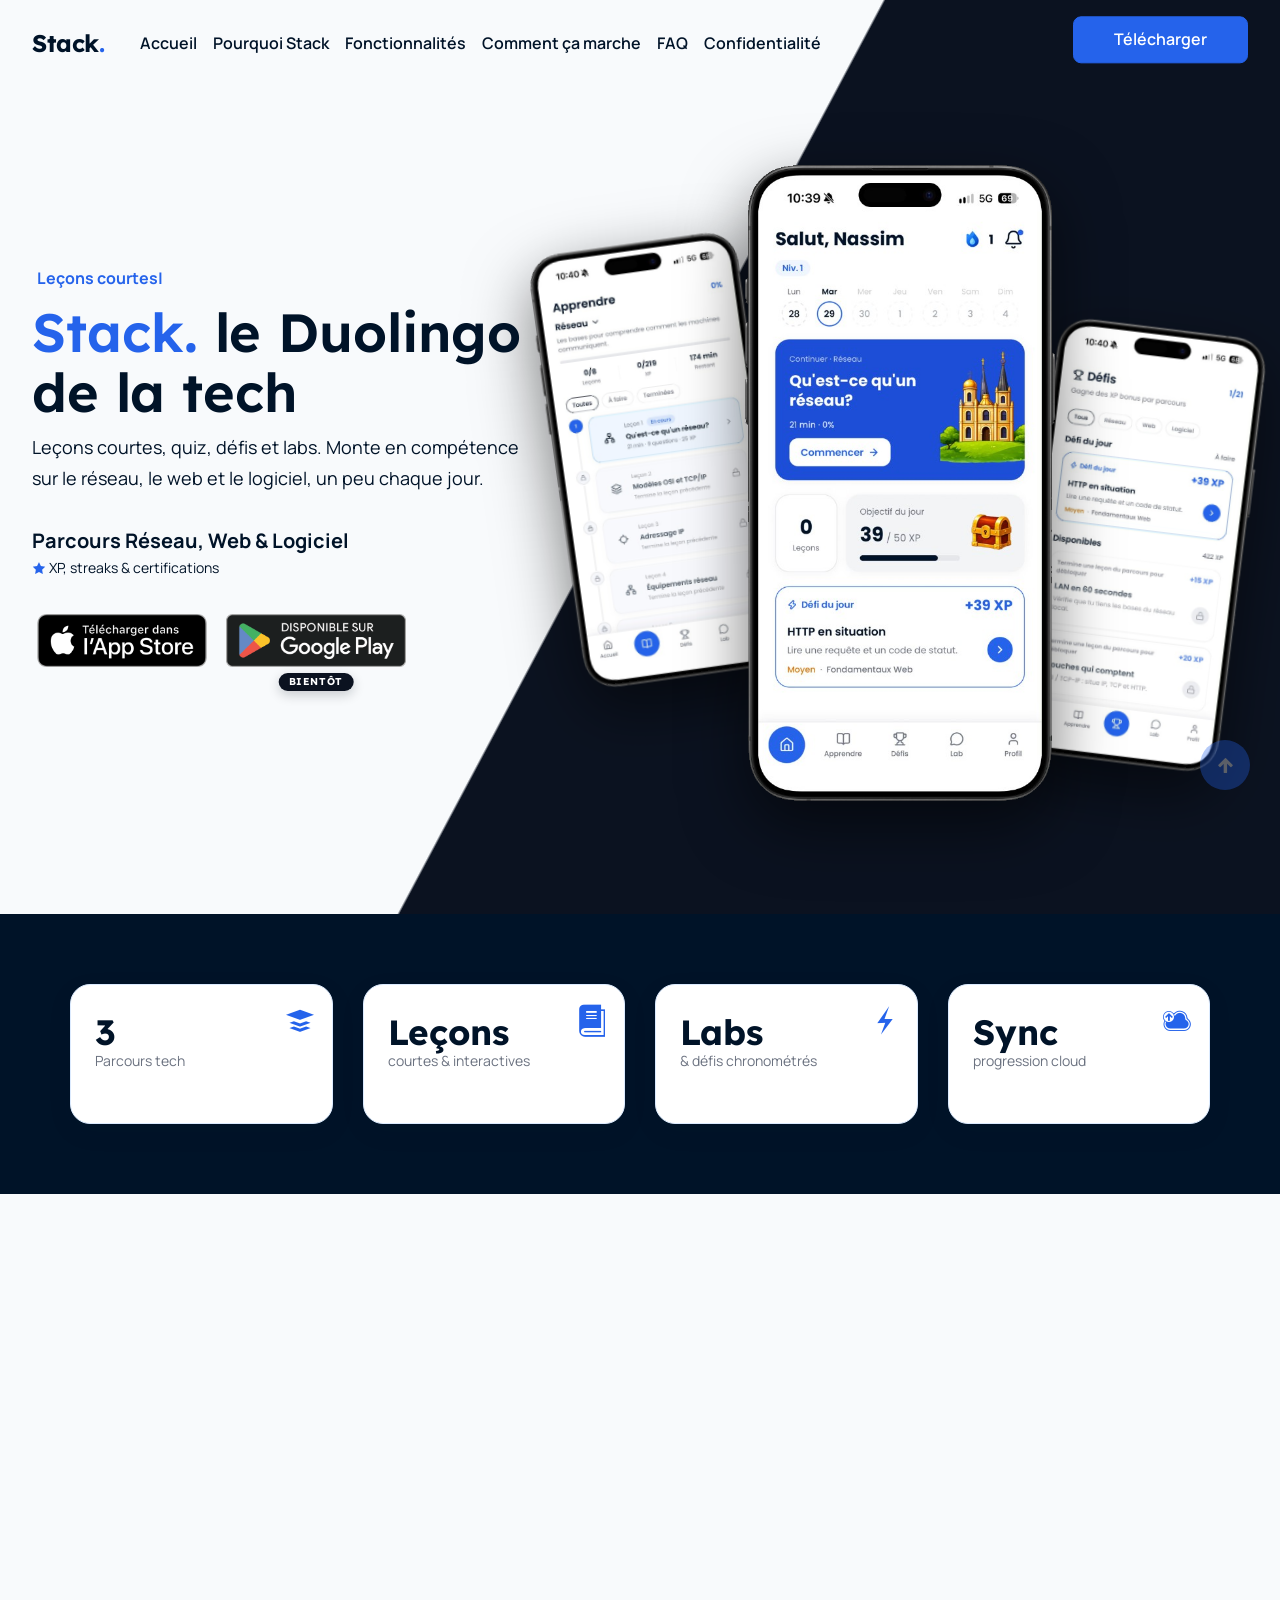
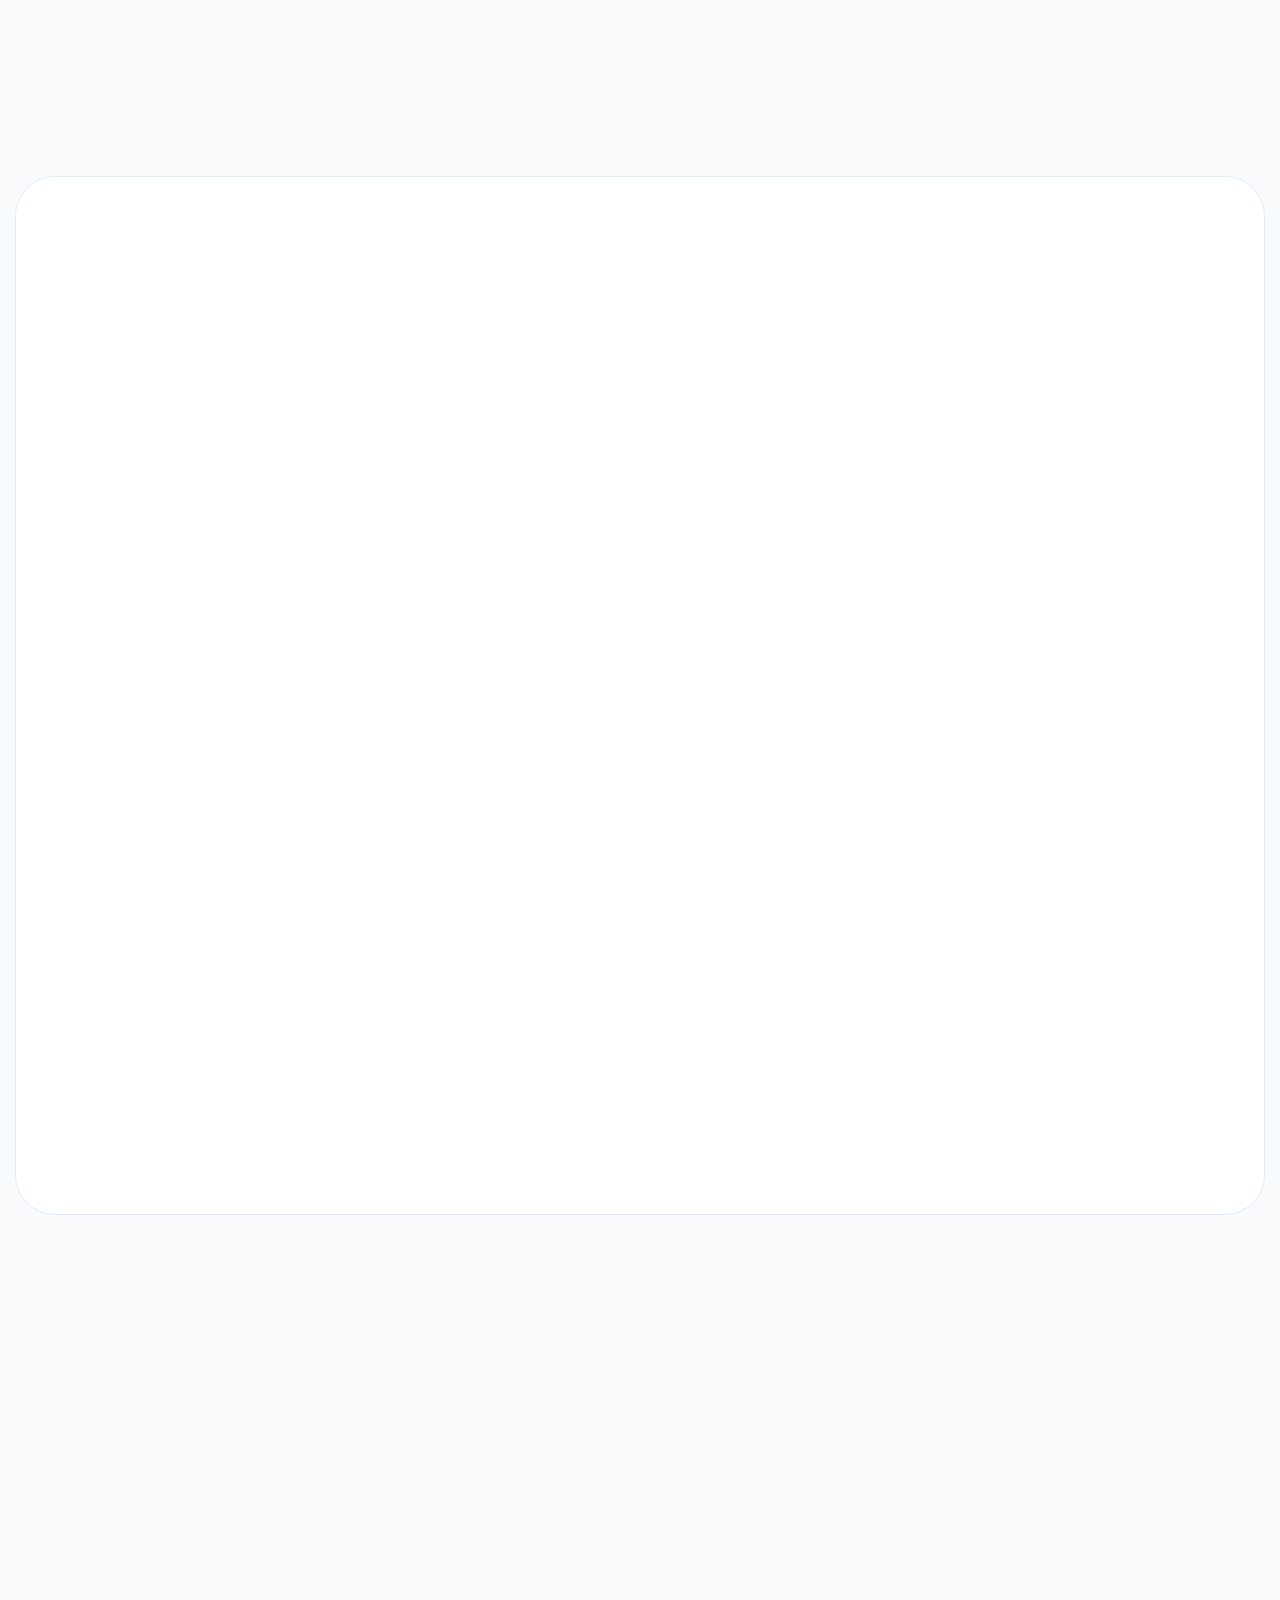
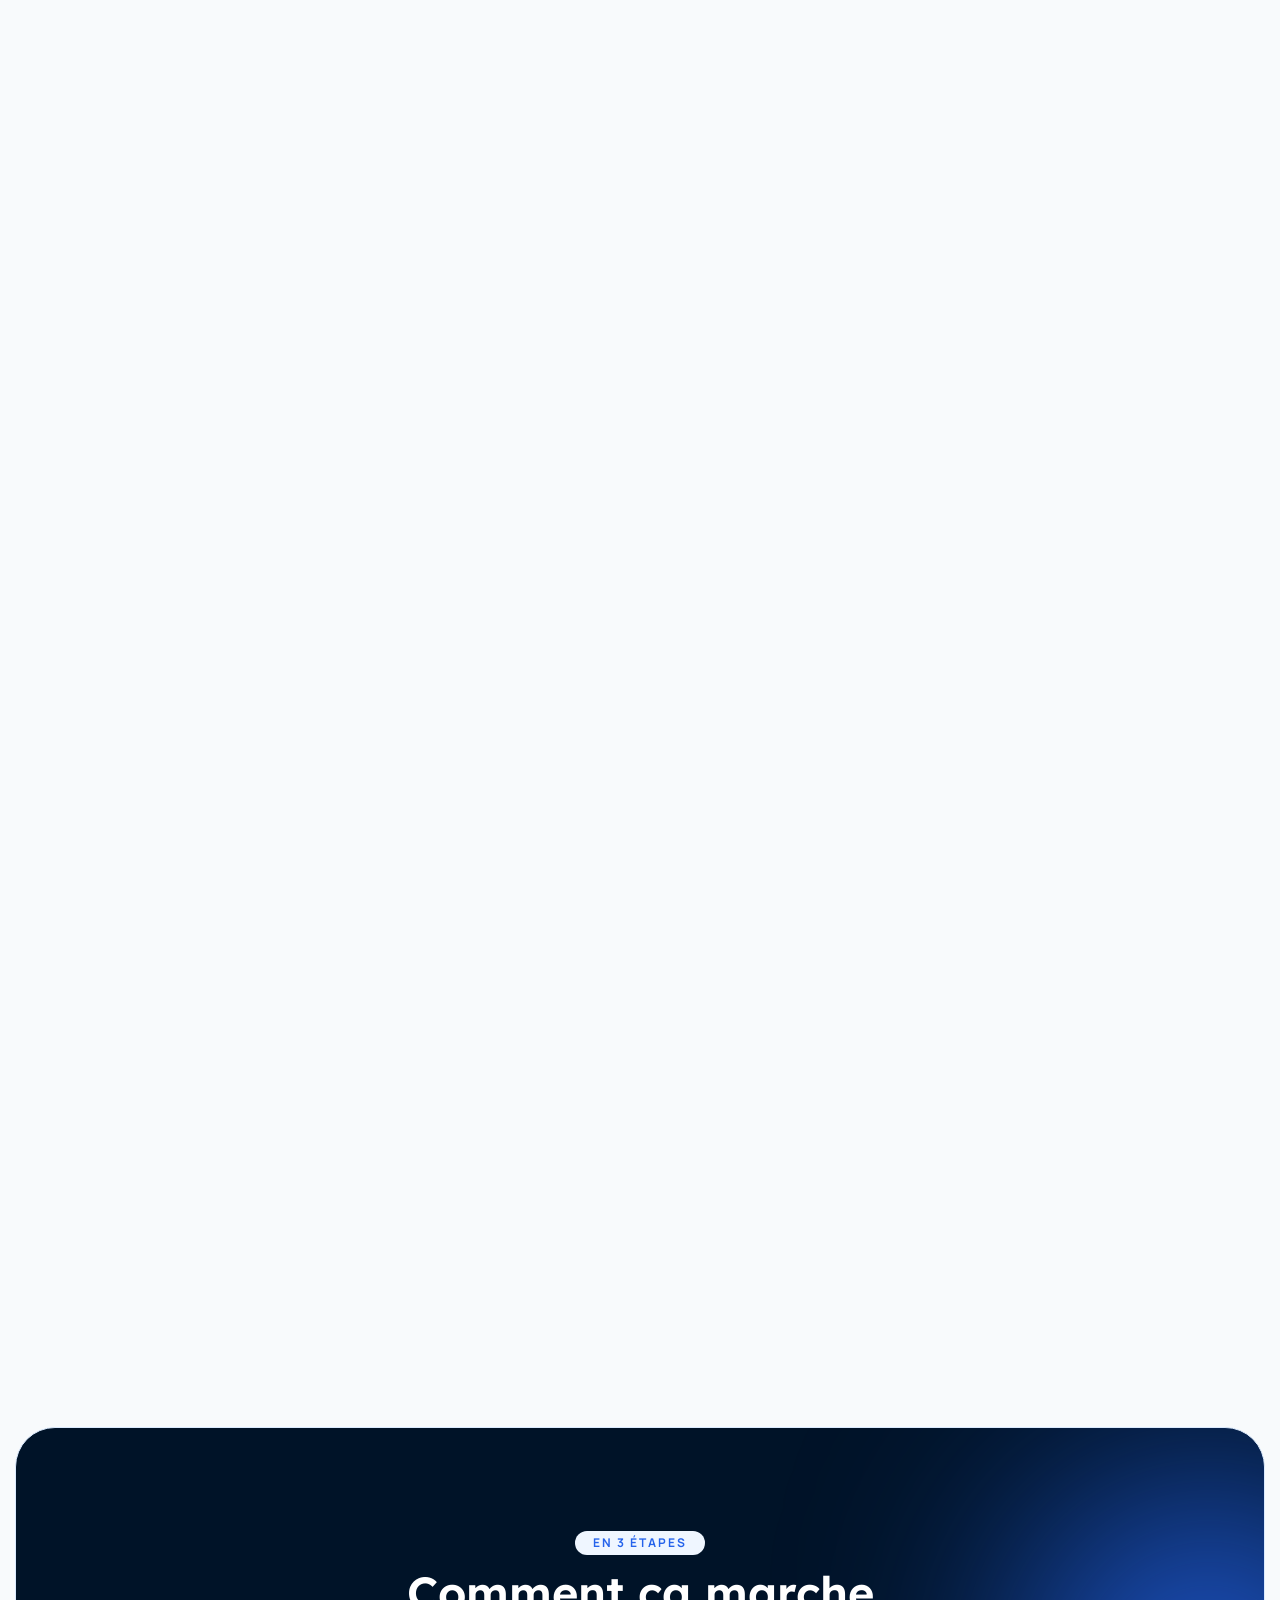
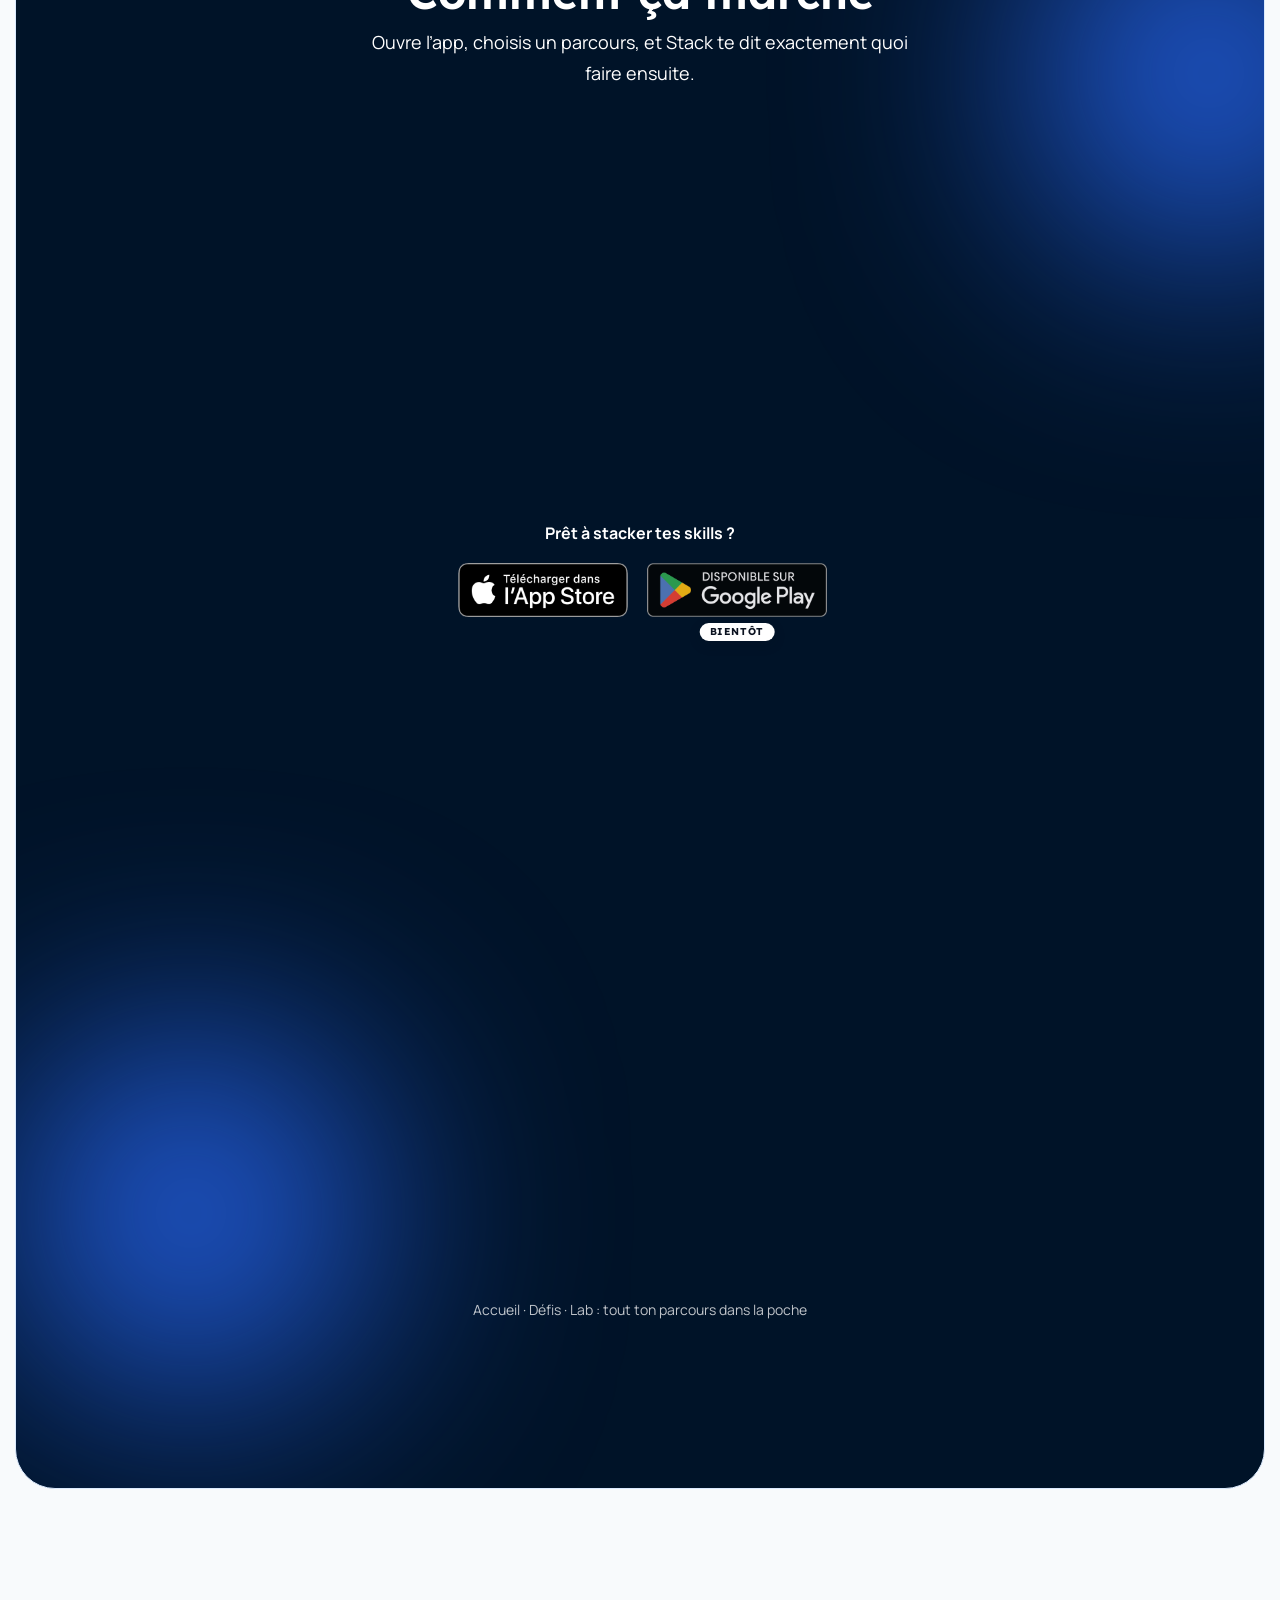
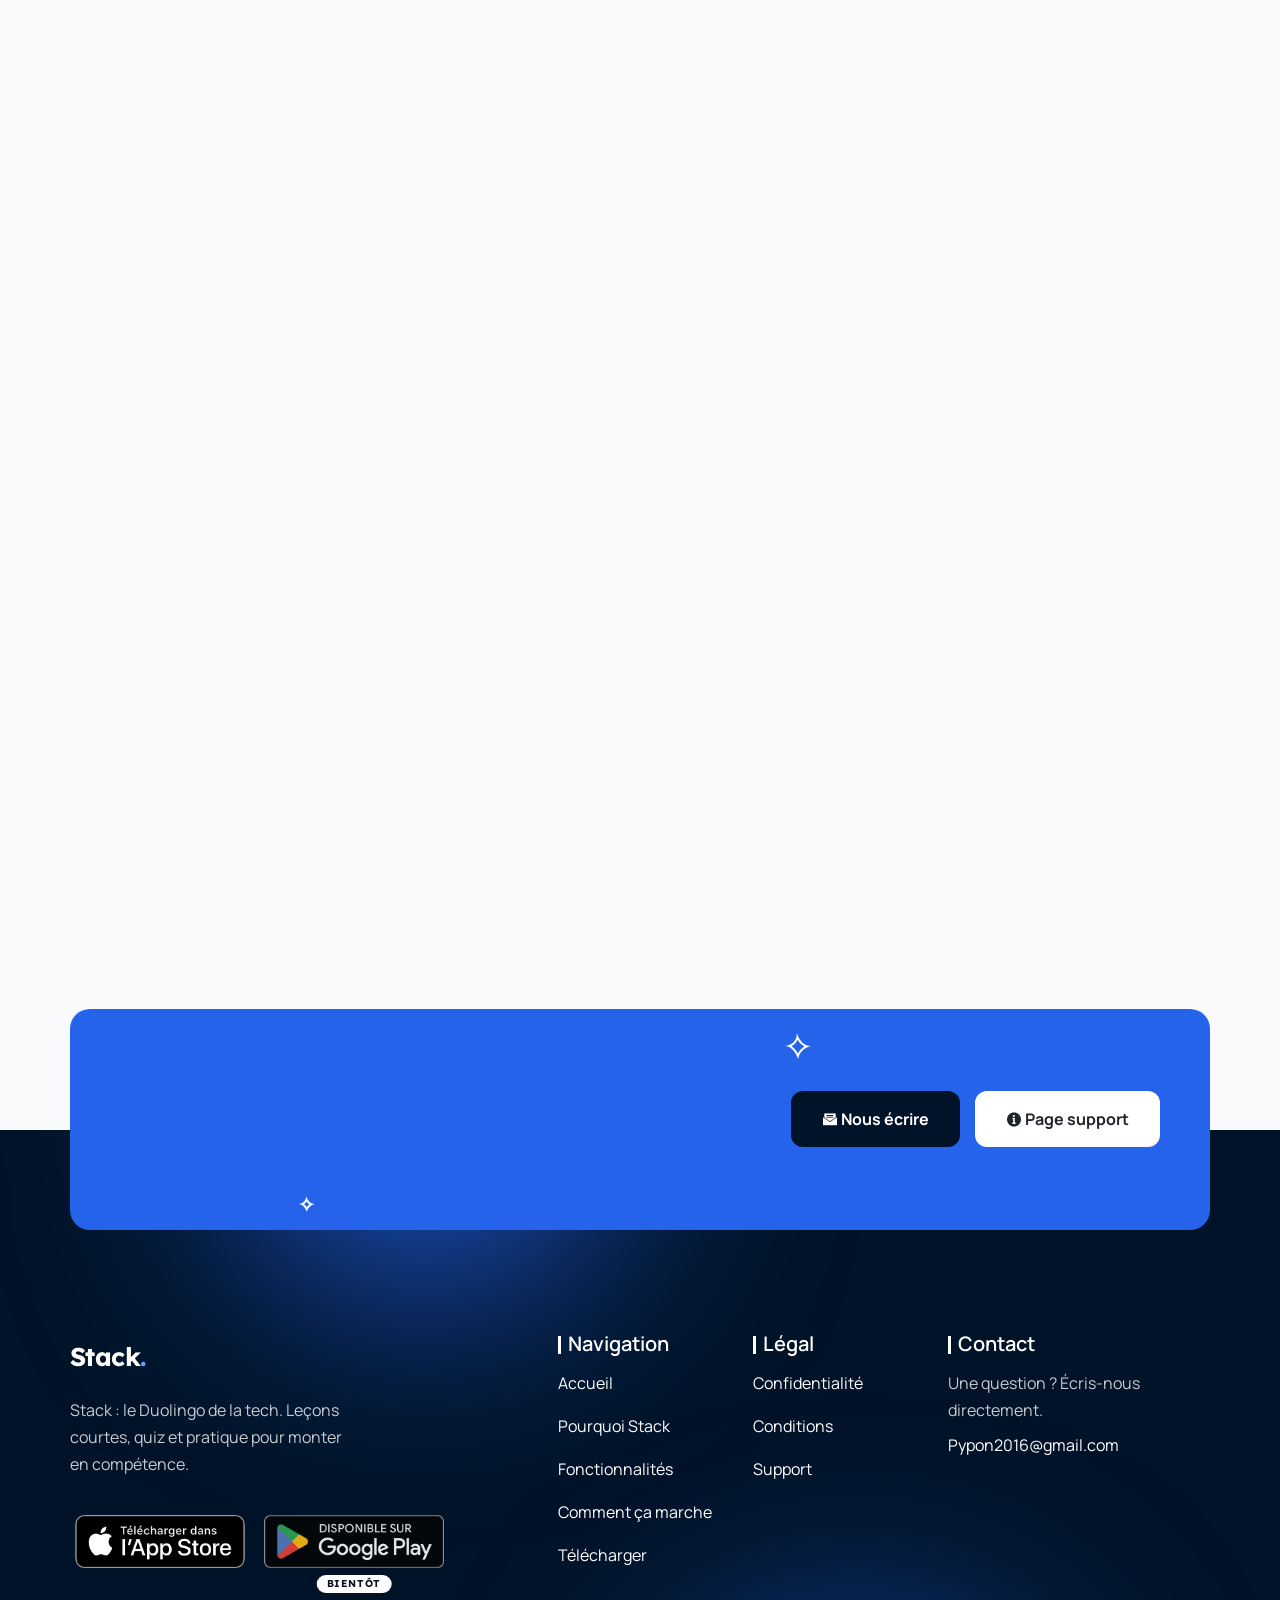
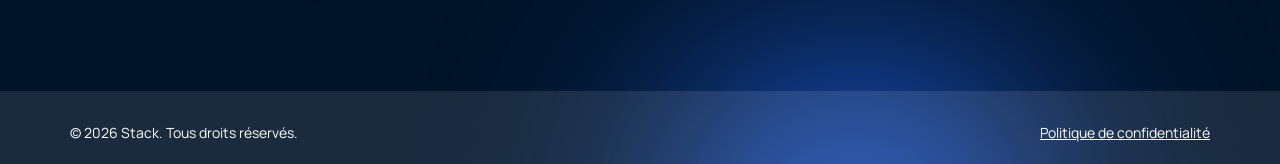
<file: index.html>
<!DOCTYPE html>
<html lang="fr">

<head>
  <meta charset="UTF-8">
  <meta http-equiv="X-UA-Compatible" content="IE=edge">
  <meta name="viewport" content="width=device-width, initial-scale=1.0">
  <meta name="description" content="Stack : le Duolingo de la tech. Apprends le réseau, le web et le logiciel avec des leçons courtes, des quiz, des défis et des labs. Télécharge l’app.">
  <meta name="theme-color" content="#2563EB">
  <title>Stack : Le Duolingo de la tech</title>

  <link rel="stylesheet" href="css/icofont.min.css">
  <link rel="stylesheet" href="css/owl.carousel.min.css">
  <link rel="stylesheet" href="css/bootstrap.min.css">
  <link rel="stylesheet" href="css/aos.css">
  <link rel="stylesheet" href="css/style.css">
  <link rel="stylesheet" href="css/responsive.css">
  <link rel="stylesheet" href="css/stack.css?v=13">
  <link rel="shortcut icon" href="images/favicon.png" type="image/png">
  <link rel="apple-touch-icon" href="images/icon.png">
  <link rel="preconnect" href="https://fonts.googleapis.com">
  <link rel="preconnect" href="https://fonts.gstatic.com" crossorigin>
  <link href="https://fonts.googleapis.com/css2?family=Lexend:wght@100..900&display=swap" rel="stylesheet">
  <link href="https://fonts.googleapis.com/css2?family=Manrope:wght@200..800&display=swap" rel="stylesheet">
</head>

<body>

  <div id="preloader">
    <div id="loader"></div>
  </div>

  <header>
    <div class="container container-wide">
      <nav class="navbar navbar-expand-lg">
        <a class="navbar-brand" href="/">Stack<span class="brand_dot" aria-hidden="true">.</span></a>
        <button class="navbar-toggler" type="button" data-toggle="collapse" data-target="#navbarSupportedContent"
          aria-controls="navbarSupportedContent" aria-expanded="false" aria-label="Menu">
          <span class="navbar-toggler-icon">
            <span class="toggle-wrap">
              <span class="toggle-bar"></span>
            </span>
          </span>
        </button>

        <div class="collapse navbar-collapse" id="navbarSupportedContent">
          <ul class="navbar-nav ml-auto">
            <li class="nav-item active">
              <a class="nav-link" href="#home_sec">Accueil</a>
            </li>
            <li class="nav-item">
              <a class="nav-link" href="#why_sec">Pourquoi Stack</a>
            </li>
            <li class="nav-item">
              <a class="nav-link" href="#feature_sec">Fonctionnalités</a>
            </li>
            <li class="nav-item">
              <a class="nav-link" href="#how_sec">Comment ça marche</a>
            </li>
            <li class="nav-item">
              <a class="nav-link" href="#faq_sec">FAQ</a>
            </li>
            <li class="nav-item">
              <a class="nav-link" href="/legal/privacy">Confidentialité</a>
            </li>
            <li class="nav-item">
              <div class="btn_block">
                <a class="nav-link dark_btn" href="#download_sec">Télécharger</a>
              </div>
            </li>
          </ul>
        </div>
      </nav>
    </div>
  </header>

  <section class="banner_section" id="home_sec">
    <div class="hero_bg">
      <img src="images/hero_bg.webp" alt="">
    </div>

    <div class="container container-wide">
      <div class="row align-items-center">
        <div class="col-lg-5 col-md-12" data-aos="fade-up" data-aos-duration="1500">
          <div class="banner_text">
            <div class="type-wrap">
              <span id="typed" style="white-space:pre;" class="typed"></span>
            </div>
            <h1><span class="brand_mark">Stack<span class="brand_dot" aria-hidden="true">.</span></span> le Duolingo de la tech</h1>
            <p>
              Leçons courtes, quiz, défis et labs. Monte en compétence sur le réseau, le web et le logiciel, un peu chaque jour.
            </p>
          </div>

          <div class="used_app">
            <p>Parcours Réseau, Web &amp; Logiciel<br>
              <span><i class="icofont-star"></i> XP, streaks &amp; certifications</span>
            </p>
          </div>

          <ul class="app_btn store_btns">
            <li>
              <a class="store_btn store_btn--apple" href="https://apps.apple.com/fr/app/stack-la-tech-en-samusant/id6810679707" target="_blank" rel="noopener noreferrer" aria-label="Télécharger Stack sur l’App Store">
                <img src="images/appstore-badge.png" width="180" height="54" alt="Télécharger dans l’App Store">
              </a>
            </li>
            <li>
              <span class="store_btn store_btn--play is-soon" aria-label="Google Play : bientôt disponible">
                <img src="images/googleplay-badge.png" width="180" height="54" alt="Disponible sur Google Play">
                <span class="store_soon">Bientôt</span>
              </span>
            </li>
          </ul>
        </div>

        <div class="col-lg-7 col-md-12" data-aos="fade-up" data-aos-duration="1500" data-aos-delay="150">
          <div class="hero_phones">
            <div class="phone_side left">
              <div class="phone_float delay-1">
                <div class="phone_frame phone_sm">
                  <img src="images/screen-apprendre.png" alt="Écran Apprendre, parcours Réseau avec leçons progressives">
                </div>
              </div>
            </div>
            <div class="phone_main">
              <div class="phone_float">
                <div class="phone_frame phone_lg">
                  <img src="images/screen-home.png" alt="Écran Accueil Stack : objectif du jour, leçon en cours et défi quotidien">
                </div>
              </div>
            </div>
            <div class="phone_side right">
              <div class="phone_float delay-2">
                <div class="phone_frame phone_sm">
                  <img src="images/screen-defis.png" alt="Écran Défis, défi du jour HTTP et XP bonus">
                </div>
              </div>
            </div>
          </div>
        </div>
      </div>
    </div>
  </section>

  <div class="page_wrapper">

    <section class="row_am usp_section">
      <div class="blure_shape bs_1"></div>
      <div class="blure_shape bs_2"></div>
      <div class="inner_sec" id="counter">
        <div class="container">
          <div class="row">
            <div class="col-lg-3 col-md-6 col-sm-6">
              <div class="usp_box">
                <div class="usp_icon" aria-hidden="true"><i class="icofont-layers"></i></div>
                <div class="usp_text">
                  <span>3</span>
                  <p>Parcours tech</p>
                </div>
              </div>
            </div>
            <div class="col-lg-3 col-md-6 col-sm-6">
              <div class="usp_box">
                <div class="usp_icon" aria-hidden="true"><i class="icofont-book-alt"></i></div>
                <div class="usp_text">
                  <span>Leçons</span>
                  <p>courtes &amp; interactives</p>
                </div>
              </div>
            </div>
            <div class="col-lg-3 col-md-6 col-sm-6">
              <div class="usp_box">
                <div class="usp_icon" aria-hidden="true"><i class="icofont-flash"></i></div>
                <div class="usp_text">
                  <span>Labs</span>
                  <p>&amp; défis chronométrés</p>
                </div>
              </div>
            </div>
            <div class="col-lg-3 col-md-6 col-sm-6">
              <div class="usp_box">
                <div class="usp_icon" aria-hidden="true"><i class="icofont-cloud-upload"></i></div>
                <div class="usp_text">
                  <span>Sync</span>
                  <p>progression cloud</p>
                </div>
              </div>
            </div>
          </div>
        </div>
      </div>
    </section>

    <section class="row_am dishes_section" id="tracks_sec">
      <div class="container">
        <div class="section_title" data-aos="fade-up" data-aos-duration="1500" data-aos-delay="100">
          <span class="title_badge">Parcours</span>
          <h2>Choisis ta stack, avance chaque jour</h2>
          <p>Trois parcours pour construire des bases solides, sans pavés indigestes. D’autres sont ajoutés régulièrement, d’autres à venir.</p>
        </div>

        <div class="track_grid" data-aos="fade-up" data-aos-duration="1500">
          <div class="track_card">
            <div class="track_swatch" style="background:#2563EB;"><i class="icofont-globe"></i></div>
            <h6>Réseau</h6>
            <p>Protocoles, adressage, sécurité réseau : les fondations pour comprendre comment tout communique.</p>
          </div>
          <div class="track_card">
            <div class="track_swatch" style="background:#0B1220;"><i class="icofont-layers"></i></div>
            <h6>Développement Web</h6>
            <p>Du HTML aux APIs : construis une vision claire du web moderne, étape par étape.</p>
          </div>
          <div class="track_card">
            <div class="track_swatch" style="background:#1D4ED8;"><i class="icofont-code-alt"></i></div>
            <h6>Développement logiciel</h6>
            <p>Concepts logiciels, bonnes pratiques et raisonnement pour coder avec méthode.</p>
          </div>
        </div>
      </div>
    </section>

    <section class="row_am why_new_section" id="why_sec">
      <div class="why_new_section_inner">
        <div class="container">
          <div class="row">
            <div class="section_title" data-aos="fade-up" data-aos-duration="1500" data-aos-delay="100">
              <span class="title_badge">Pourquoi Stack</span>
              <h2>La tech, enfin ludique</h2>
              <p>Comme Duolingo, mais pour monter vraiment en compétence tech.</p>
            </div>

            <div class="dtat_box">
              <div class="col-lg-6 col-md-12">
                <div class="why_new_left_data">
                  <div class="why_data_block" data-aos="fade-right" data-aos-duration="1500">
                    <div class="icon" aria-hidden="true"><i class="icofont-book-alt"></i></div>
                    <div class="text">
                      <h6>Leçons courtes</h6>
                      <p>Modules progressifs, quiz et explications claires. Tu avances sans te noyer.</p>
                    </div>
                  </div>
                  <div class="why_data_block" data-aos="fade-right" data-aos-duration="1500">
                    <div class="icon" aria-hidden="true"><i class="icofont-flash"></i></div>
                    <div class="text">
                      <h6>Défis &amp; XP</h6>
                      <p>Quiz chronométrés, streaks et rangs pour ancrer ce que tu viens d’apprendre.</p>
                    </div>
                  </div>
                  <div class="why_data_block" data-aos="fade-right" data-aos-duration="1500">
                    <div class="icon" aria-hidden="true"><i class="icofont-learn"></i></div>
                    <div class="text">
                      <h6>Labs scénarisés</h6>
                      <p>Choisis, justifie, reçois un feedback. Tu raisonnes comme sur le terrain.</p>
                    </div>
                  </div>
                </div>
              </div>
              <div class="col-lg-6 col-md-12">
                <div class="why_us_new_img why_phone_wrap" data-aos="fade-up" data-aos-duration="1500" data-aos-delay="100">
                  <div class="phone_float delay-1">
                    <div class="phone_frame phone_md">
                      <img src="images/screen-apprendre.png" alt="Parcours Apprendre, leçon « Qu’est-ce qu’un réseau ? » en cours, suivantes verrouillées">
                    </div>
                  </div>
                  <p class="phone_caption">Parcours guidé · leçons courtes · XP à chaque étape</p>
                </div>
              </div>
            </div>
          </div>
        </div>
      </div>
    </section>

    <section class="row_am service_section" id="feature_sec">
      <div class="container">
        <div class="section_title" data-aos="fade-up" data-aos-duration="1500">
          <span class="title_badge">Fonctionnalités</span>
          <h2>Tout pour progresser, chaque jour</h2>
          <p>Un cockpit clair : objectif XP, suite du parcours, reviews et certifications.</p>
        </div>

        <div class="row service_blocks flex-row-reverse">
          <div class="col-md-6">
            <div class="service_text right_side" data-aos="fade-up" data-aos-duration="1500">
              <span class="title_badge">Apprendre</span>
              <h3>Des leçons claires, pas des pavés</h3>
              <p>Vocabulaire, diagrammes, quiz. Tu montes module par module jusqu’à maîtriser le sujet.</p>
              <ul class="design_block">
                <li data-aos="fade-up" data-aos-duration="1500">
                  <h6>Parcours guidés</h6>
                  <p>Réseau, web ou logiciel : une feuille de route claire.</p>
                </li>
                <li data-aos="fade-up" data-aos-duration="1500">
                  <h6>Révisions espacées</h6>
                  <p>Revois ce qui risque de s’oublier, au bon moment.</p>
                </li>
              </ul>
            </div>
          </div>
          <div class="col-md-6">
            <div class="inner_block feature_phone_wrap" data-aos="fade-up" data-aos-duration="1500">
              <div class="phone_float delay-2">
                <div class="phone_frame phone_md">
                  <img src="images/screen-apprendre.png" alt="Écran Apprendre Stack : timeline de leçons Réseau avec progression">
                </div>
              </div>
              <p class="phone_caption">Apprendre · modules progressifs &amp; filtres À faire / Terminées</p>
            </div>
          </div>
        </div>

        <div class="row service_blocks">
          <div class="col-md-6">
            <div class="service_text" data-aos="fade-up" data-aos-duration="1500">
              <span class="title_badge">Défis</span>
              <h3>Teste-toi sous pression</h3>
              <p>Défi du jour, filtres par parcours, XP bonus. Ancre ce que tu viens d’apprendre.</p>
              <ul class="design_block">
                <li data-aos="fade-up" data-aos-duration="1500">
                  <h6>Défi du jour</h6>
                  <p>Un challenge quotidien avec récompense XP claire.</p>
                </li>
                <li data-aos="fade-up" data-aos-duration="1500">
                  <h6>Par parcours</h6>
                  <p>Réseau, Web ou Logiciel : filtre et progresse.</p>
                </li>
              </ul>
            </div>
          </div>
          <div class="col-md-6">
            <div class="inner_block feature_phone_wrap" data-aos="fade-up" data-aos-duration="1500">
              <div class="phone_float delay-1">
                <div class="phone_frame phone_md">
                  <img src="images/screen-defis.png" alt="Écran Défis Stack : défi du jour HTTP en situation et défis verrouillés">
                </div>
              </div>
              <p class="phone_caption">Défis · +XP, difficulté, déblocage après les leçons</p>
            </div>
          </div>
        </div>

        <div class="row service_blocks flex-row-reverse">
          <div class="col-md-6">
            <div class="service_text right_side" data-aos="fade-up" data-aos-duration="1500">
              <span class="title_badge">Lab</span>
              <h3>Scénarios immersifs</h3>
              <p>Décisions, justification, feedback. Tu raisonnes comme sur le terrain.</p>
              <ul class="design_block">
                <li data-aos="fade-up" data-aos-duration="1500">
                  <h6>Incidents &amp; cas concrets</h6>
                  <p>DNS, LAN, HTTP/HTTPS… des situations réalistes.</p>
                </li>
                <li data-aos="fade-up" data-aos-duration="1500">
                  <h6>Objectif labs du jour</h6>
                  <p>Un rythme clair pour pratiquer un peu chaque jour.</p>
                </li>
              </ul>
            </div>
          </div>
          <div class="col-md-6">
            <div class="inner_block feature_phone_wrap" data-aos="fade-up" data-aos-duration="1500">
              <div class="phone_float delay-3">
                <div class="phone_frame phone_md">
                  <img src="images/screen-lab.png" alt="Écran Lab Stack : scénarios immersifs Réseau avec XP et verrous">
                </div>
              </div>
              <p class="phone_caption">Lab · scénarios, décisions &amp; feedback</p>
            </div>
          </div>
        </div>

        <div class="row service_blocks no_bottom_padding">
          <div class="col-md-6">
            <div class="service_text" data-aos="fade-up" data-aos-duration="1500">
              <span class="title_badge">Profil</span>
              <h3>XP, badges &amp; certifications</h3>
              <p>Suis ta série, ton niveau et tes raccourcis : tout ton cockpit de progression.</p>
              <ul class="design_block">
                <li data-aos="fade-up" data-aos-duration="1500">
                  <h6>Badges à débloquer</h6>
                  <p>Séries, XP, leçons, défis, labs, première certif.</p>
                </li>
                <li data-aos="fade-up" data-aos-duration="1500">
                  <h6>Sync cloud</h6>
                  <p>Ta progression te suit sur tous tes appareils.</p>
                </li>
              </ul>
              <div class="btn_block">
                <a href="#download_sec" class="btn puprple_btn ml-0">Télécharger Stack</a>
              </div>
            </div>
          </div>
          <div class="col-md-6">
            <div class="inner_block feature_phone_wrap" data-aos="fade-up" data-aos-duration="1500">
              <div class="phone_float delay-2">
                <div class="phone_frame phone_md">
                  <img src="images/screen-profil.png" alt="Écran Profil Stack : niveau, série, badges et raccourcis certifications">
                </div>
              </div>
              <p class="phone_caption">Profil · rang, badges &amp; activité</p>
            </div>
          </div>
        </div>
      </div>
    </section>

    <section class="advance_feature_section row_am white_text" id="how_sec">
      <div class="af_innner">
        <div class="blure_shape bs_1"></div>
        <div class="blure_shape bs_2"></div>
        <div class="container">
          <div class="section_title">
            <span class="title_badge">En 3 étapes</span>
            <h2>Comment ça marche</h2>
            <p>Ouvre l’app, choisis un parcours, et Stack te dit exactement quoi faire ensuite.</p>
          </div>

          <div class="af_listing">
            <div class="row">
              <div class="col-md-12">
                <div class="listing_inner">
                  <div class="af_block" data-aos="fade-up" data-aos-duration="1500">
                    <div class="img" aria-hidden="true"><i class="icofont-cloud-download"></i></div>
                    <div class="text">
                      <h5>Télécharge &amp; crée ton compte</h5>
                      <p>Inscription e-mail, Google ou Sign in with Apple. Tes préférences restent sur l’appareil.</p>
                    </div>
                    <div class="process_num">01</div>
                  </div>
                  <div class="af_block" data-aos="fade-up" data-aos-duration="1500">
                    <div class="img" aria-hidden="true"><i class="icofont-layers"></i></div>
                    <div class="text">
                      <h5>Choisis ton parcours</h5>
                      <p>Réseau, web ou logiciel : commence là où tu veux progresser.</p>
                    </div>
                    <div class="process_num">02</div>
                  </div>
                  <div class="af_block" data-aos="fade-up" data-aos-duration="1500">
                    <div class="img" aria-hidden="true"><i class="icofont-flash"></i></div>
                    <div class="text">
                      <h5>Enchaîne leçons, défis &amp; labs</h5>
                      <p>Gagne de l’XP, maintiens ta streak, grimpe dans ton rang.</p>
                    </div>
                    <div class="process_num">03</div>
                  </div>
                </div>

                <div class="ctr_app_btn_block">
                  <p><strong>Prêt à stacker tes skills ?</strong></p>
                  <ul class="app_btn store_btns">
                    <li>
                      <a class="store_btn store_btn--apple" href="https://apps.apple.com/fr/app/stack-la-tech-en-samusant/id6810679707" target="_blank" rel="noopener noreferrer" aria-label="Télécharger Stack sur l’App Store">
                        <img src="images/appstore-badge.png" width="180" height="54" alt="Télécharger dans l’App Store">
                      </a>
                    </li>
                    <li>
                      <span class="store_btn store_btn--play is-soon" aria-label="Google Play : bientôt disponible">
                        <img src="images/googleplay-badge.png" width="180" height="54" alt="Disponible sur Google Play">
                        <span class="store_soon">Bientôt</span>
                      </span>
                    </li>
                  </ul>
                </div>

                <div class="showcase_phones" data-aos="fade-up" data-aos-duration="1500">
                  <div class="phone_float delay-1">
                    <div class="phone_frame phone_sm">
                      <img src="images/screen-defis.png" alt="Aperçu Défis Stack">
                    </div>
                  </div>
                  <div class="phone_mid phone_float">
                    <div class="phone_frame phone_md">
                      <img src="images/screen-home.png" alt="Aperçu Accueil Stack : cockpit du jour">
                    </div>
                  </div>
                  <div class="phone_float delay-2">
                    <div class="phone_frame phone_sm">
                      <img src="images/screen-lab.png" alt="Aperçu Lab Stack">
                    </div>
                  </div>
                </div>
                <p class="showcase_caption" style="text-align:center;color:rgba(255,255,255,.75);margin-top:8px;">
                  Accueil · Défis · Lab : tout ton parcours dans la poche
                </p>
              </div>
            </div>
          </div>
        </div>
      </div>
      <div class="device" aria-hidden="true"></div>
    </section>

    <section class="row_am download_app_new" id="download_sec">
      <div class="dap_block" data-aos="fade-up" data-aos-duration="1500">
        <div class="blure_shape bs_1"></div>
        <div class="row">
          <div class="col-lg-3 col-md-12 order-2 order-lg-1">
            <div class="dap_image left dap_phones">
              <div class="phone_float delay-1 d-none d-lg-block">
                <div class="phone_frame phone_sm">
                  <img src="images/screen-home.png" alt="Stack Accueil, continue ta leçon et ton objectif XP">
                </div>
              </div>
              <div class="phone_float d-lg-none">
                <div class="phone_frame phone_sm">
                  <img src="images/screen-home.png" alt="Stack Accueil, continue ta leçon et ton objectif XP">
                </div>
              </div>
            </div>
          </div>
          <div class="col-lg-6 col-md-12 order-1 order-lg-2">
            <div class="dap_text">
              <div class="section_title white_text" data-aos="fade-up" data-aos-duration="1500" data-aos-delay="100">
                <span class="title_badge">Télécharger</span>
                <h2>Stack sur iOS &amp; Android</h2>
                <p>Apprends un peu chaque jour. Commence par le réseau ou le parcours qui te parle.</p>
              </div>
              <ul class="app_btn store_btns" data-aos="fade-up" data-aos-duration="1500">
                <li>
                  <a class="store_btn store_btn--apple" href="https://apps.apple.com/fr/app/stack-la-tech-en-samusant/id6810679707" target="_blank" rel="noopener noreferrer" aria-label="Télécharger Stack sur l’App Store">
                    <img src="images/appstore-badge.png" width="180" height="54" alt="Télécharger dans l’App Store">
                  </a>
                </li>
                <li>
                  <span class="store_btn store_btn--play is-soon" aria-label="Google Play : bientôt disponible">
                    <img src="images/googleplay-badge.png" width="180" height="54" alt="Disponible sur Google Play">
                    <span class="store_soon">Bientôt</span>
                  </span>
                </li>
              </ul>
            </div>
          </div>
          <div class="col-lg-3 col-md-12 order-3 order-lg-3 d-none d-lg-block">
            <div class="dap_image right dap_phones">
              <div class="phone_float delay-2">
                <div class="phone_frame phone_sm">
                  <img src="images/screen-profil.png" alt="Stack Profil, niveau, badges et certifications">
                </div>
              </div>
            </div>
          </div>
        </div>
      </div>
    </section>

    <section class="row_am faq_section" id="faq_sec">
      <div class="container">
        <div class="section_title" data-aos="fade-up" data-aos-duration="1500">
          <span class="title_badge">FAQ</span>
          <h2>Questions fréquentes</h2>
        </div>
        <div class="faq_blocks" data-aos="fade-up" data-aos-duration="1500">
          <div class="accordion" id="accordionExample">
            <div class="row">
              <div class="col-md-6">
                <div class="card">
                  <div class="card-header" id="headingOne">
                    <h6 class="mb-0">
                      <button class="btn btn-link btn-block text-left collapsed" type="button" data-toggle="collapse"
                        data-target="#collapseOne" aria-expanded="false" aria-controls="collapseOne">
                        Stack, c’est quoi exactement ?
                        <span class="icons"><i class="icofont-plus"></i><i class="icofont-minus"></i></span>
                      </button>
                    </h6>
                  </div>
                  <div id="collapseOne" class="collapse" aria-labelledby="headingOne" data-parent="#accordionExample">
                    <div class="card-body">
                      Une appli pour apprendre la tech en petites sessions. Leçons, quiz, défis et labs sur le réseau, le web et le logiciel. Tu progresses un peu chaque jour, avec XP et séries pour rester régulier.
                    </div>
                  </div>
                </div>
                <div class="card">
                  <div class="card-header" id="headingTwo">
                    <h6 class="mb-0">
                      <button class="btn btn-link btn-block text-left collapsed" type="button" data-toggle="collapse"
                        data-target="#collapseTwo" aria-expanded="false" aria-controls="collapseTwo">
                        Faut-il un compte ?
                        <span class="icons"><i class="icofont-plus"></i><i class="icofont-minus"></i></span>
                      </button>
                    </h6>
                  </div>
                  <div id="collapseTwo" class="collapse" aria-labelledby="headingTwo" data-parent="#accordionExample">
                    <div class="card-body">
                      Oui. Le compte sert à sauvegarder ta progression (cloud). Tu peux t’inscrire avec e-mail, Google ou Apple, et supprimer ton compte depuis l’écran Profil.
                    </div>
                  </div>
                </div>
                <div class="card">
                  <div class="card-header" id="headingThree">
                    <h6 class="mb-0">
                      <button class="btn btn-link btn-block text-left collapsed" type="button" data-toggle="collapse"
                        data-target="#collapseThree" aria-expanded="false" aria-controls="collapseThree">
                        Mes données sont-elles vendues ?
                        <span class="icons"><i class="icofont-plus"></i><i class="icofont-minus"></i></span>
                      </button>
                    </h6>
                  </div>
                  <div id="collapseThree" class="collapse" aria-labelledby="headingThree" data-parent="#accordionExample">
                    <div class="card-body">
                      Non. On ne revend pas tes données à des pubs. Les stats d’usage (PostHog) sont désactivées par défaut : tu actives seulement si tu veux. Le détail est dans la
                      <a href="/legal/privacy">politique de confidentialité</a>.
                    </div>
                  </div>
                </div>
              </div>
              <div class="col-md-6">
                <div class="card">
                  <div class="card-header" id="headingFour">
                    <h6 class="mb-0">
                      <button class="btn btn-link btn-block text-left collapsed" type="button" data-toggle="collapse"
                        data-target="#collapseFour" aria-expanded="false" aria-controls="collapseFour">
                        Stack remplace-t-elle une formation certifiante ?
                        <span class="icons"><i class="icofont-plus"></i><i class="icofont-minus"></i></span>
                      </button>
                    </h6>
                  </div>
                  <div id="collapseFour" class="collapse" aria-labelledby="headingFour" data-parent="#accordionExample">
                    <div class="card-body">
                      Non. Stack t’aide à comprendre et à t’entraîner. Ce n’est pas un diplôme ni une certification officielle, sauf si on le précise clairement dans l’app.
                    </div>
                  </div>
                </div>
                <div class="card">
                  <div class="card-header" id="headingFive">
                    <h6 class="mb-0">
                      <button class="btn btn-link btn-block text-left collapsed" type="button" data-toggle="collapse"
                        data-target="#collapseFive" aria-expanded="false" aria-controls="collapseFive">
                        Comment contacter le support ?
                        <span class="icons"><i class="icofont-plus"></i><i class="icofont-minus"></i></span>
                      </button>
                    </h6>
                  </div>
                  <div id="collapseFive" class="collapse" aria-labelledby="headingFive" data-parent="#accordionExample">
                    <div class="card-body">
                      Envoie un mail à
                      <a href="mailto:Pypon2016@gmail.com">Pypon2016@gmail.com</a>
                      ou passe par la <a href="/legal/support">page support</a>. Ajoute l’e-mail de ton compte Stack pour qu’on te retrouve vite.
                    </div>
                  </div>
                </div>
                <div class="card">
                  <div class="card-header" id="headingSix">
                    <h6 class="mb-0">
                      <button class="btn btn-link btn-block text-left collapsed" type="button" data-toggle="collapse"
                        data-target="#collapseSix" aria-expanded="false" aria-controls="collapseSix">
                        Sur quelles plateformes ?
                        <span class="icons"><i class="icofont-plus"></i><i class="icofont-minus"></i></span>
                      </button>
                    </h6>
                  </div>
                  <div id="collapseSix" class="collapse" aria-labelledby="headingSix" data-parent="#accordionExample">
                    <div class="card-body">
                      Sur iPhone (App Store) et bientôt sur Android (Google Play). Les boutons de téléchargement de cette page pointent vers les bons liens dès qu’ils sont en ligne.
                    </div>
                  </div>
                </div>
              </div>
            </div>
          </div>
        </div>
      </div>
    </section>

    <section class="cta_section new white_text" id="contact_sec">
      <div class="container">
        <div class="cta_box">
          <div class="element">
            <span class="element1"><img src="images/element_white_3.webp" alt=""></span>
            <span class="element2"><img src="images/element_white_4.webp" alt=""></span>
          </div>
          <div class="left">
            <div class="section_title" data-aos="fade-in" data-aos-duration="1500" data-aos-delay="100">
              <i class="icofont-support site_icon" aria-hidden="true"></i>
              <h3>Besoin d’aide ?</h3>
              <p>Compte, données, bug ou suggestion : on répond.</p>
            </div>
          </div>
          <div class="right">
            <div class="btn_block">
              <a href="mailto:Pypon2016@gmail.com" class="btn puprple_btn aos-init aos-animate call_btn">
                <i class="icofont-envelope-open"></i> Nous écrire
              </a>
              <a href="/legal/support" class="btn aos-init aos-animate email_btn">
                <i class="icofont-info-circle"></i> Page support
              </a>
            </div>
          </div>
        </div>
      </div>
    </section>

    <footer>
      <div class="top_footer" id="contact">
        <div class="blure_shape bs_1"></div>
        <div class="blure_shape bs_2"></div>
        <div class="container">
          <div class="row">
            <div class="col-lg-5 col-md-6 col-12">
              <div class="abt_side">
                <div class="logo"><a class="navbar-brand" href="/">Stack<span class="brand_dot" aria-hidden="true">.</span></a></div>
                <p>Stack : le Duolingo de la tech. Leçons courtes, quiz et pratique pour monter en compétence.</p>
                <ul class="app_btn store_btns">
                  <li>
                    <a class="store_btn store_btn--apple" href="https://apps.apple.com/fr/app/stack-la-tech-en-samusant/id6810679707" target="_blank" rel="noopener noreferrer" aria-label="Télécharger Stack sur l’App Store">
                      <img src="images/appstore-badge.png" width="180" height="54" alt="Télécharger dans l’App Store">
                    </a>
                  </li>
                  <li>
                    <span class="store_btn store_btn--play is-soon" aria-label="Google Play : bientôt disponible">
                      <img src="images/googleplay-badge.png" width="180" height="54" alt="Disponible sur Google Play">
                      <span class="store_soon">Bientôt</span>
                    </span>
                  </li>
                </ul>
              </div>
            </div>
            <div class="col-lg-2 col-md-6 col-12">
              <div class="links">
                <h5>Navigation</h5>
                <ul>
                  <li><a href="#home_sec">Accueil</a></li>
                  <li><a href="#why_sec">Pourquoi Stack</a></li>
                  <li><a href="#feature_sec">Fonctionnalités</a></li>
                  <li><a href="#how_sec">Comment ça marche</a></li>
                  <li><a href="#download_sec">Télécharger</a></li>
                </ul>
              </div>
            </div>
            <div class="col-lg-2 col-md-6 col-12">
              <div class="links">
                <h5>Légal</h5>
                <ul>
                  <li><a href="/legal/privacy">Confidentialité</a></li>
                  <li><a href="/legal/terms">Conditions</a></li>
                  <li><a href="/legal/support">Support</a></li>
                </ul>
              </div>
            </div>
            <div class="col-lg-3 col-md-6 col-12">
              <h5>Contact</h5>
              <div class="news_letter">
                <p>Une question ? Écris-nous directement.</p>
                <p><a href="mailto:Pypon2016@gmail.com">Pypon2016@gmail.com</a></p>
              </div>
            </div>
          </div>
        </div>

        <div class="bottom_footer">
          <div class="container">
            <div class="row">
              <div class="col-md-6">
                <p>© 2026 Stack. Tous droits réservés.</p>
              </div>
              <div class="col-md-6">
                <p class="developer_text"><a href="/legal/privacy">Politique de confidentialité</a></p>
              </div>
            </div>
          </div>
        </div>
      </div>
    </footer>

    <div class="go_top" id="Gotop">
      <span><i class="icofont-arrow-up"></i></span>
    </div>

    <div class="modal fade youtube-video" id="myModal" tabindex="-1" role="dialog">
      <div class="modal-dialog" role="document">
        <div class="modal-content">
          <button id="close-video" type="button" class="button btn btn-default text-right" data-dismiss="modal">
            <i class="icofont-close-line-circled"></i>
          </button>
          <div class="modal-body">
            <div id="video-container" class="video-container">
              <iframe id="youtubevideo" width="640" height="360" allowfullscreen></iframe>
            </div>
          </div>
          <div class="modal-footer">
          </div>
        </div>
      </div>
    </div>

  </div>

  <script src="js/jquery.js"></script>
  <script src="js/owl.carousel.min.js"></script>
  <script src="js/bootstrap.min.js"></script>
  <script src="js/aos.js"></script>
  <script src="js/typed.min.js"></script>
  <script src="js/main.js"></script>

  <script>
    $("#typed").typed({
      strings: ["Leçons courtes", "Défis &amp; labs", "Réseau · Web · Logiciel"],
      typeSpeed: 100,
      startDelay: 0,
      backSpeed: 60,
      backDelay: 2000,
      loop: true,
      cursorChar: "|",
      contentType: 'html'
    });
  </script>

</body>

</html>
</file>
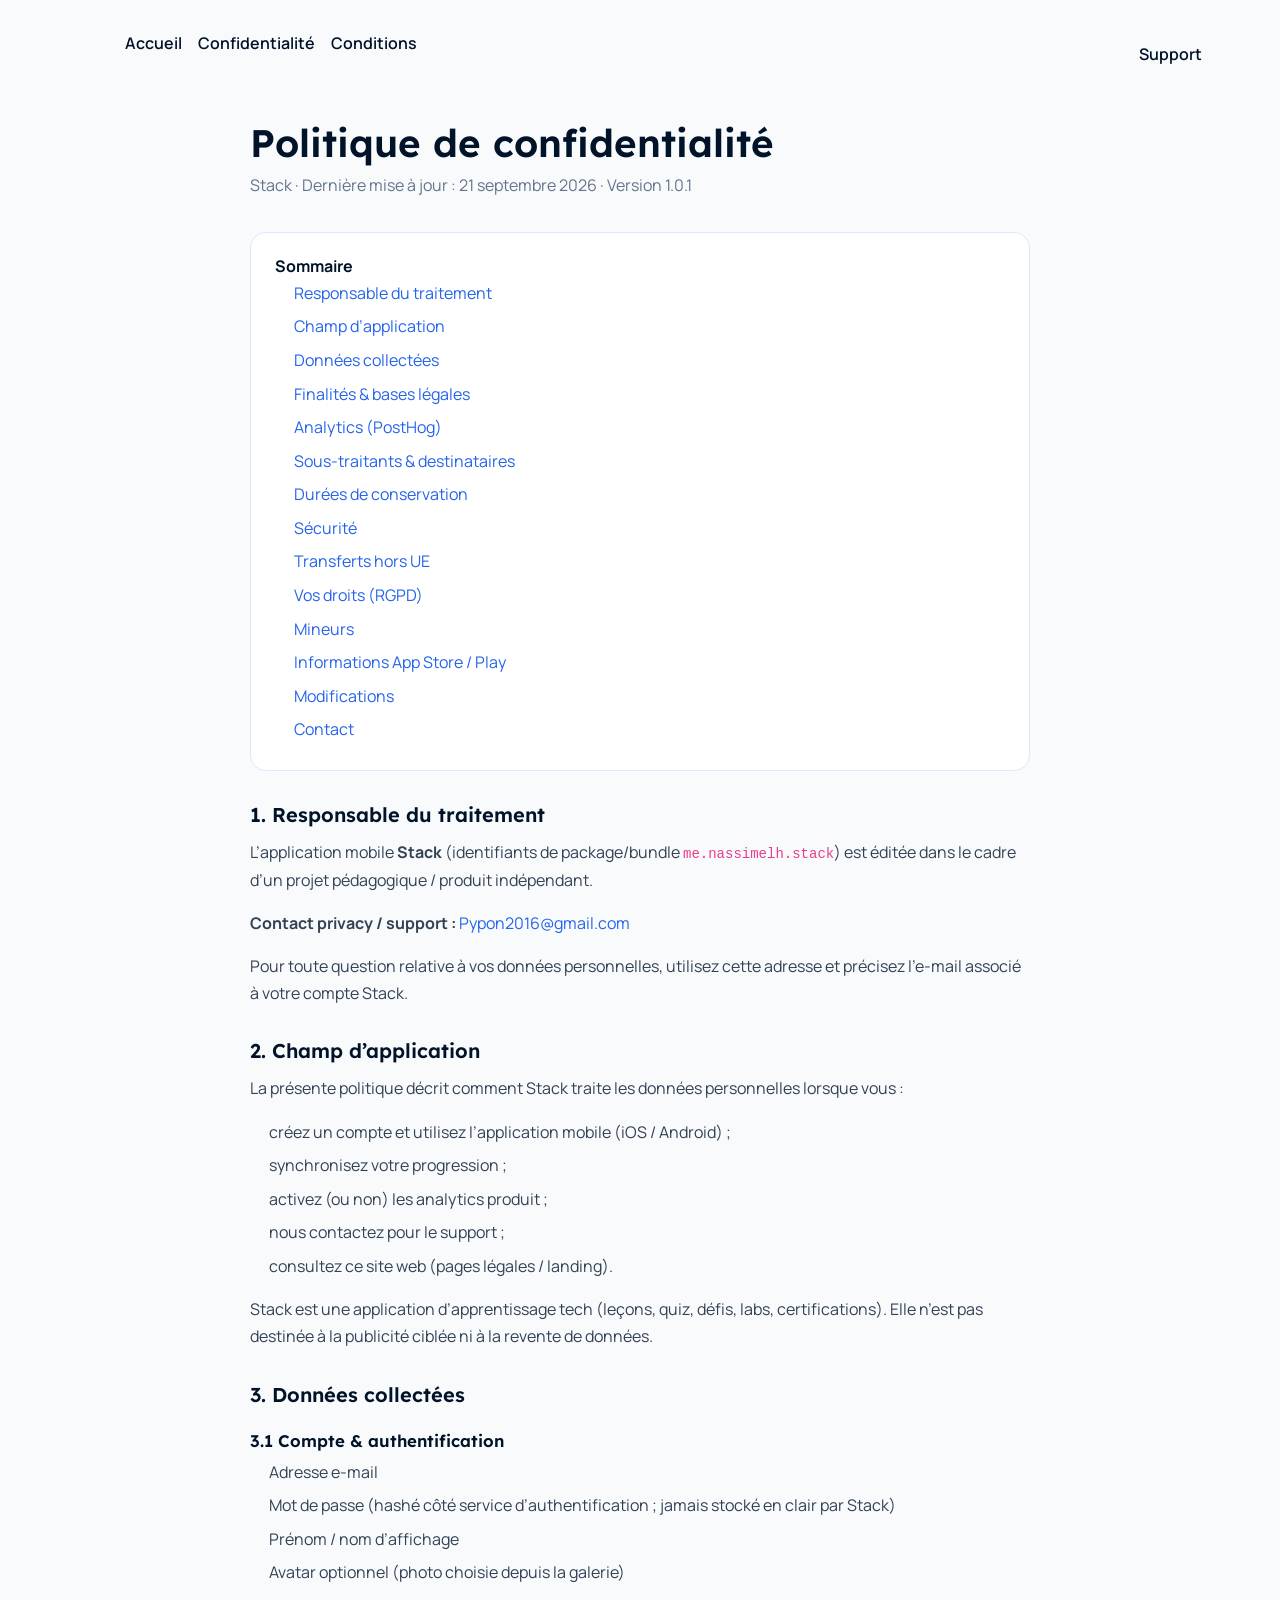
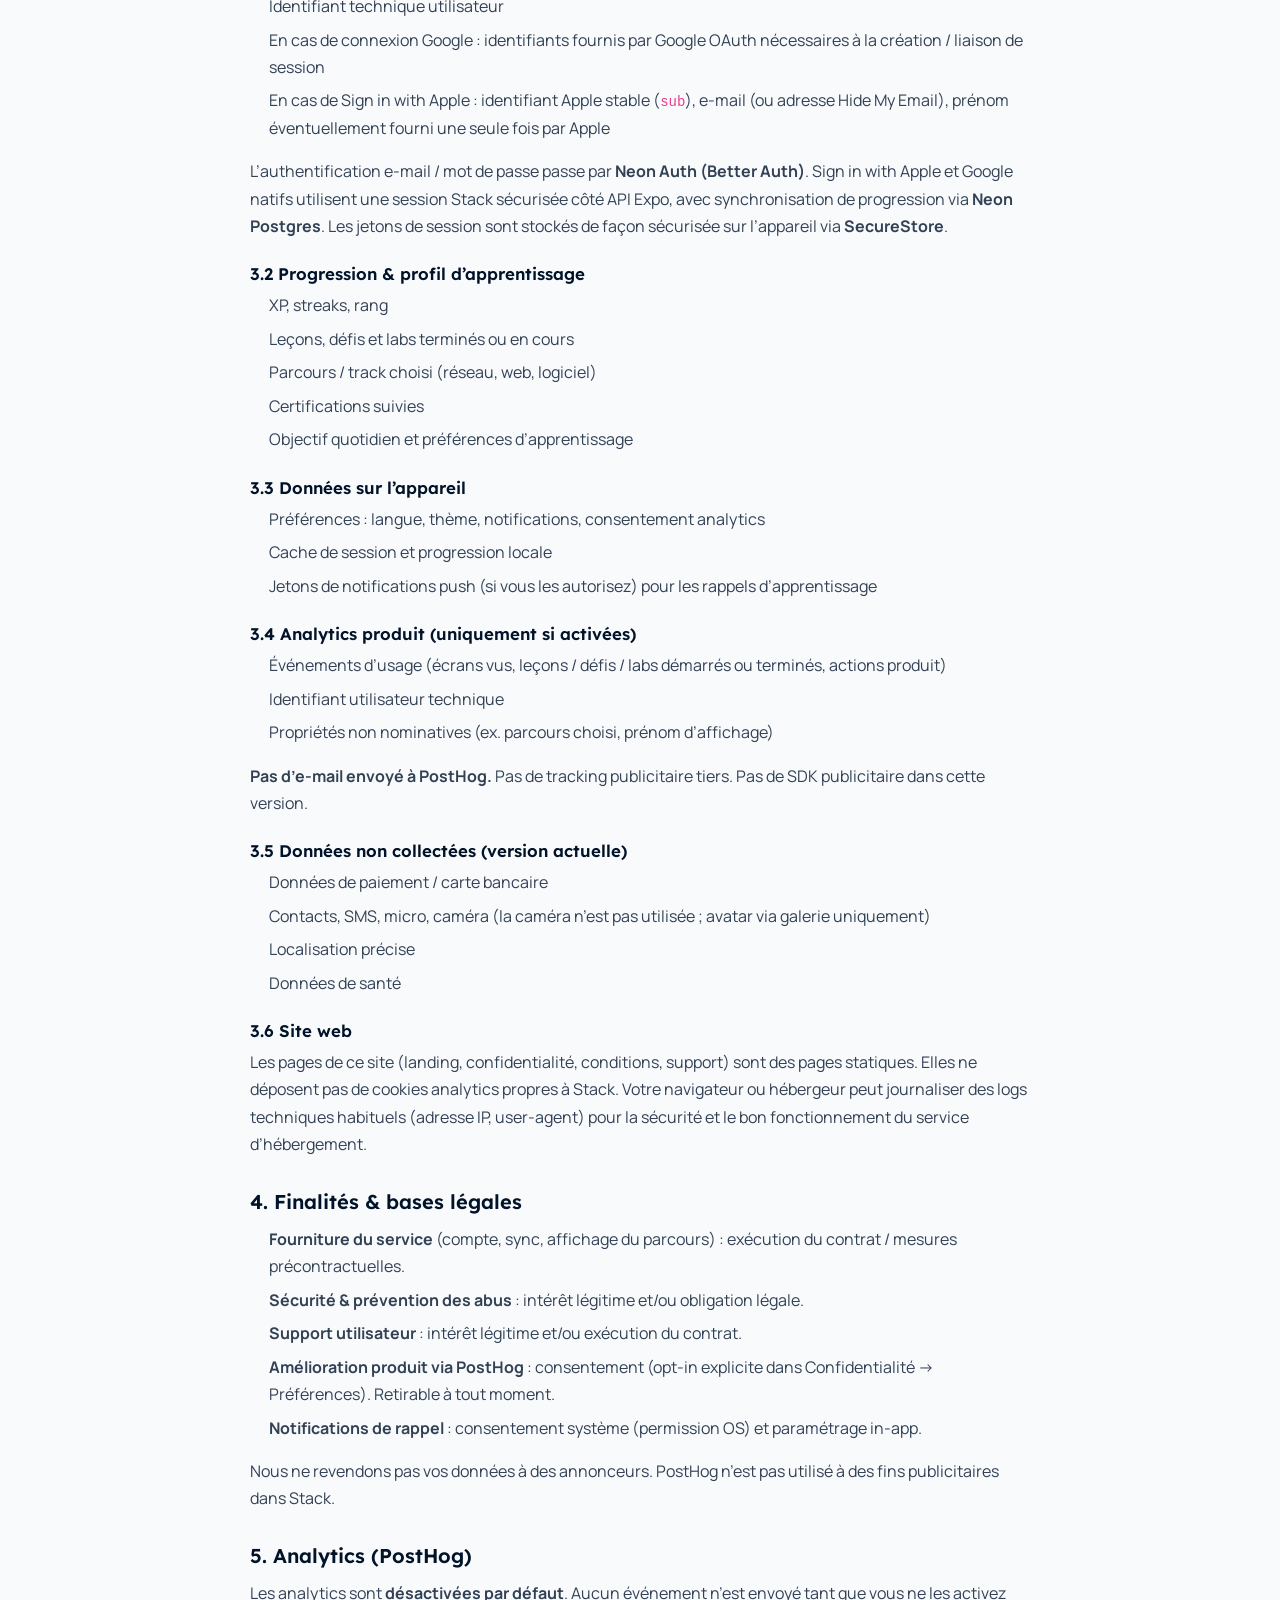
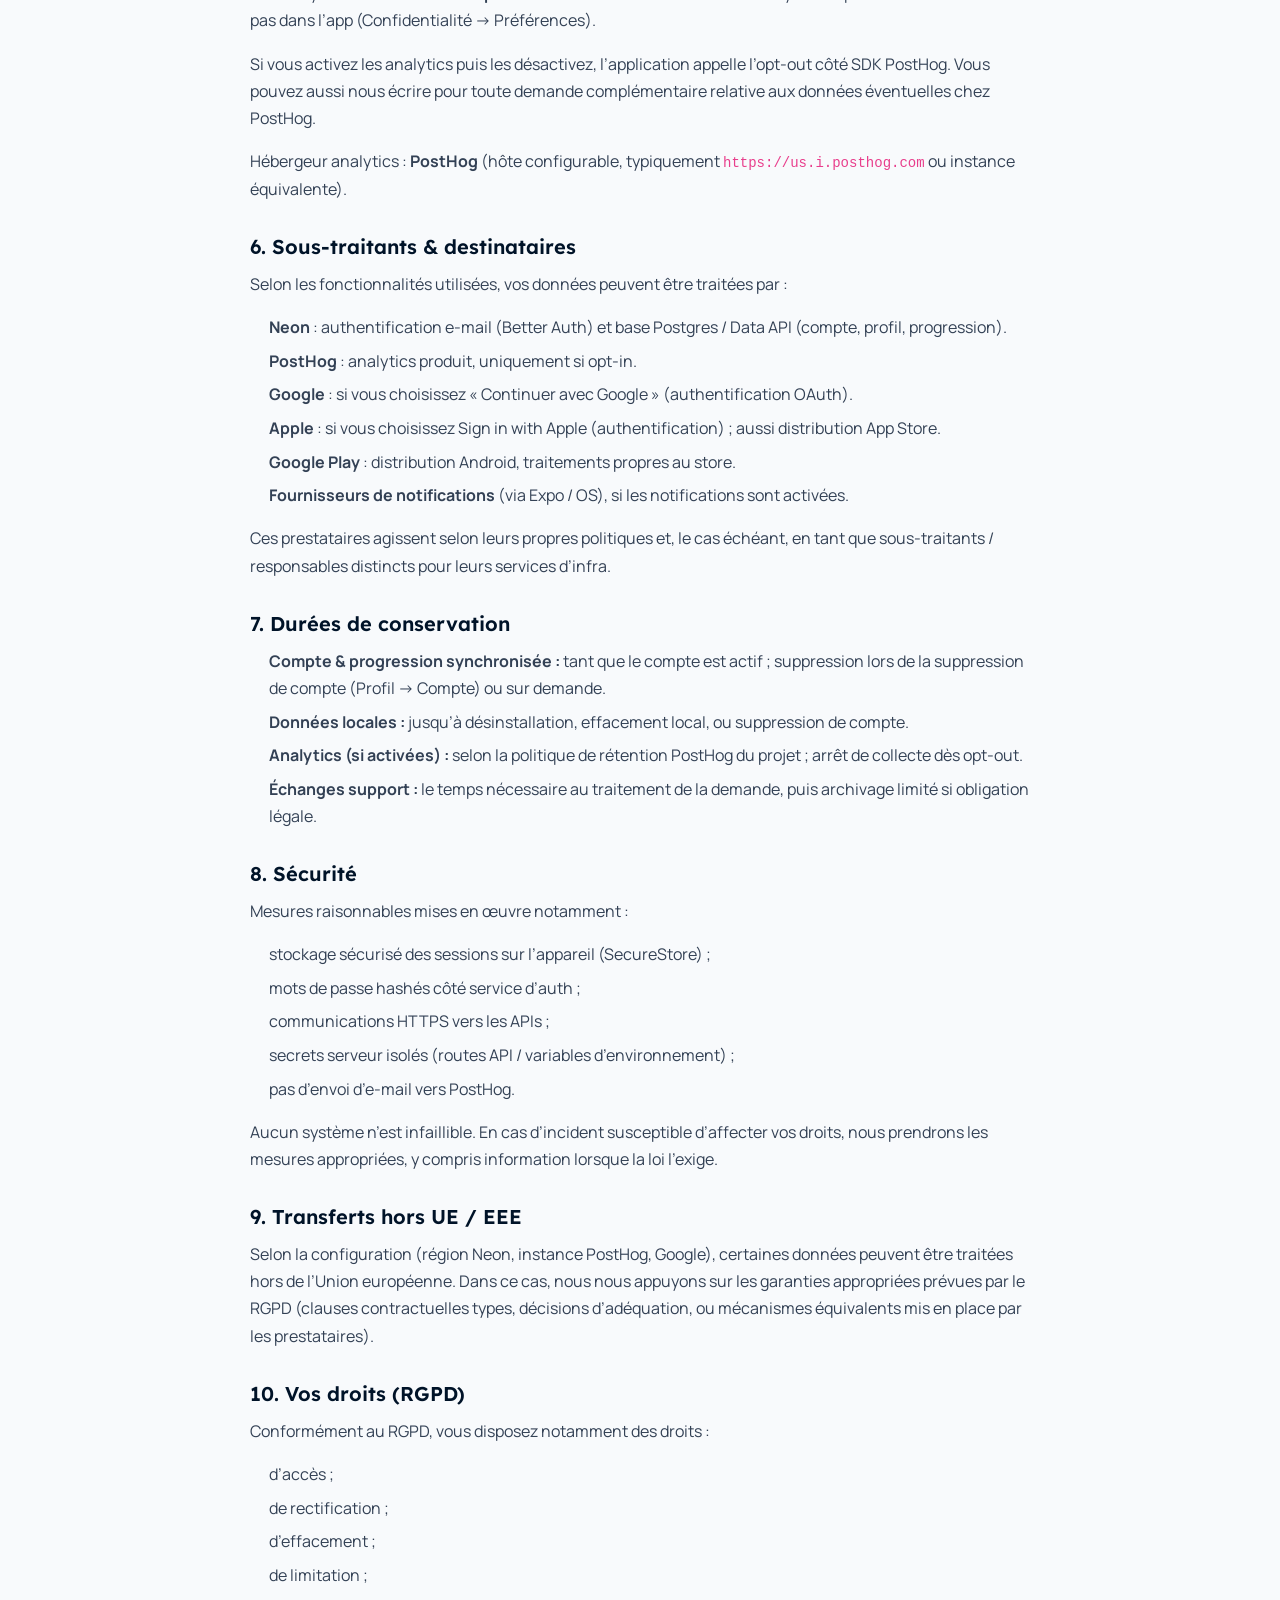
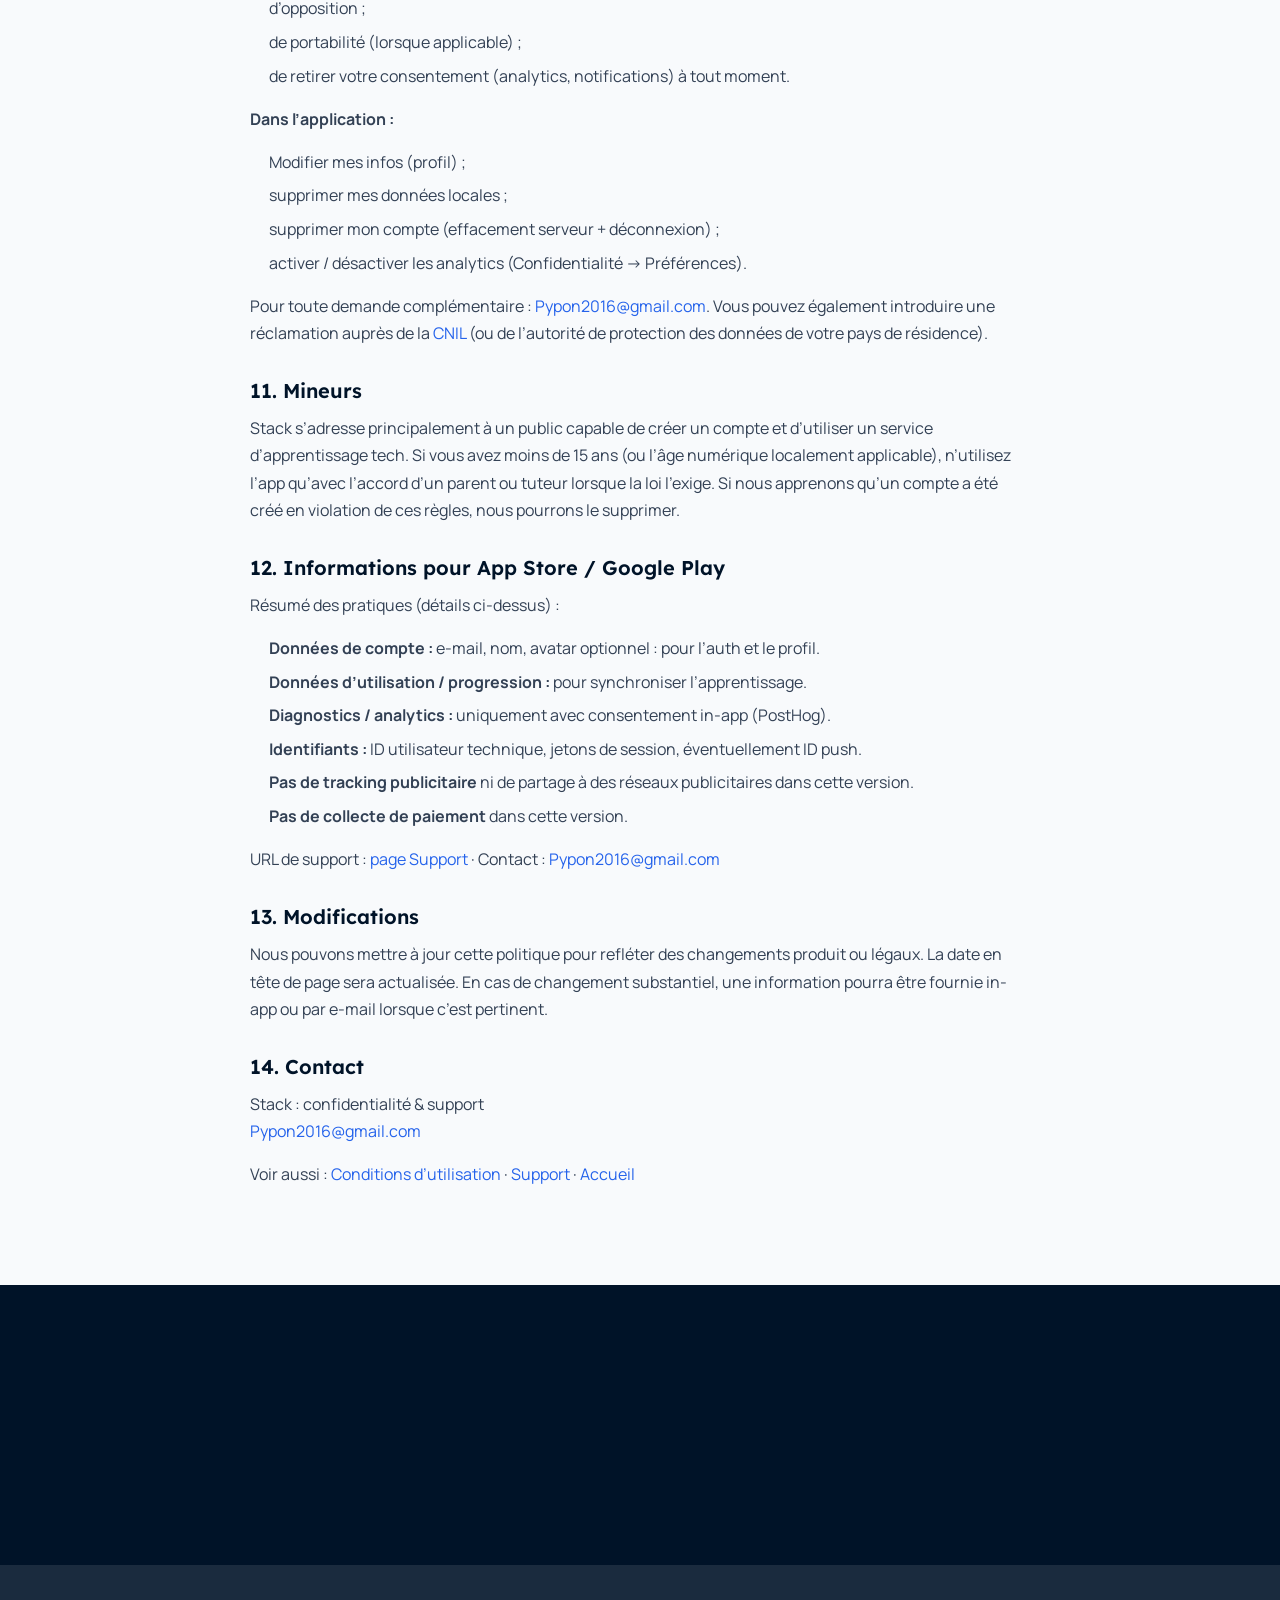
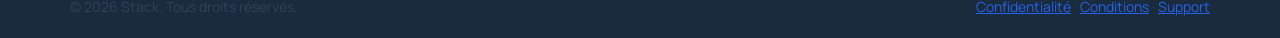
<file: legal/privacy.html>
<!DOCTYPE html>
<html lang="fr">

<head>
  <meta charset="UTF-8">
  <meta name="viewport" content="width=device-width, initial-scale=1.0">
  <meta name="description" content="Politique de confidentialité de l’application Stack : données collectées, finalités, RGPD, analytics, suppression de compte.">
  <meta name="theme-color" content="#2563EB">
  <title>Stack : Politique de confidentialité</title>
  <link rel="stylesheet" href="../css/icofont.min.css">
  <link rel="stylesheet" href="../css/bootstrap.min.css">
  <link rel="stylesheet" href="../css/style.css">
  <link rel="stylesheet" href="../css/responsive.css">
  <link rel="stylesheet" href="../css/stack.css">
  <link rel="shortcut icon" href="../images/favicon.png" type="image/png">
  <link rel="preconnect" href="https://fonts.googleapis.com">
  <link rel="preconnect" href="https://fonts.gstatic.com" crossorigin>
  <link href="https://fonts.googleapis.com/css2?family=Lexend:wght@100..900&display=swap" rel="stylesheet">
  <link href="https://fonts.googleapis.com/css2?family=Manrope:wght@200..800&display=swap" rel="stylesheet">
</head>

<body class="legal_page">

  <header>
    <div class="container">
      <nav class="navbar navbar-expand-lg">
        <a class="navbar-brand" href="/">
          <img src="../images/logo-stack.png" alt="Stack">
        </a>
        <div class="collapse navbar-collapse show" id="navbarSupportedContent">
          <ul class="navbar-nav ml-auto">
            <li class="nav-item"><a class="nav-link" href="/">Accueil</a></li>
            <li class="nav-item active"><a class="nav-link" href="/legal/privacy">Confidentialité</a></li>
            <li class="nav-item"><a class="nav-link" href="/legal/terms">Conditions</a></li>
            <li class="nav-item"><a class="nav-link" href="/legal/support">Support</a></li>
          </ul>
        </div>
      </nav>
    </div>
  </header>

  <main class="legal_wrap">
    <h1>Politique de confidentialité</h1>
    <p class="meta">Stack · Dernière mise à jour : 21 septembre 2026 · Version 1.0.1</p>

    <nav class="legal_toc" aria-label="Sommaire">
      <strong>Sommaire</strong>
      <ol>
        <li><a href="#responsable">Responsable du traitement</a></li>
        <li><a href="#champ">Champ d’application</a></li>
        <li><a href="#donnees">Données collectées</a></li>
        <li><a href="#finalites">Finalités &amp; bases légales</a></li>
        <li><a href="#analytics">Analytics (PostHog)</a></li>
        <li><a href="#sous-traitants">Sous-traitants &amp; destinataires</a></li>
        <li><a href="#conservation">Durées de conservation</a></li>
        <li><a href="#securite">Sécurité</a></li>
        <li><a href="#transferts">Transferts hors UE</a></li>
        <li><a href="#droits">Vos droits (RGPD)</a></li>
        <li><a href="#mineurs">Mineurs</a></li>
        <li><a href="#stores">Informations App Store / Play</a></li>
        <li><a href="#modifications">Modifications</a></li>
        <li><a href="#contact">Contact</a></li>
      </ol>
    </nav>

    <section id="responsable">
      <h2>1. Responsable du traitement</h2>
      <p>
        L’application mobile <strong>Stack</strong> (identifiants de package/bundle
        <code>me.nassimelh.stack</code>) est éditée dans le cadre d’un projet pédagogique / produit indépendant.
      </p>
      <p>
        <strong>Contact privacy / support :</strong>
        <a href="mailto:Pypon2016@gmail.com">Pypon2016@gmail.com</a>
      </p>
      <p>
        Pour toute question relative à vos données personnelles, utilisez cette adresse et précisez
        l’e-mail associé à votre compte Stack.
      </p>
    </section>

    <section id="champ">
      <h2>2. Champ d’application</h2>
      <p>
        La présente politique décrit comment Stack traite les données personnelles lorsque vous :
      </p>
      <ul>
        <li>créez un compte et utilisez l’application mobile (iOS / Android) ;</li>
        <li>synchronisez votre progression ;</li>
        <li>activez (ou non) les analytics produit ;</li>
        <li>nous contactez pour le support ;</li>
        <li>consultez ce site web (pages légales / landing).</li>
      </ul>
      <p>
        Stack est une application d’apprentissage tech (leçons, quiz, défis, labs, certifications).
        Elle n’est pas destinée à la publicité ciblée ni à la revente de données.
      </p>
    </section>

    <section id="donnees">
      <h2>3. Données collectées</h2>

      <h3>3.1 Compte &amp; authentification</h3>
      <ul>
        <li>Adresse e-mail</li>
        <li>Mot de passe (hashé côté service d’authentification ; jamais stocké en clair par Stack)</li>
        <li>Prénom / nom d’affichage</li>
        <li>Avatar optionnel (photo choisie depuis la galerie)</li>
        <li>Identifiant technique utilisateur</li>
        <li>En cas de connexion Google : identifiants fournis par Google OAuth nécessaires à la création / liaison de session</li>
        <li>En cas de Sign in with Apple : identifiant Apple stable (<code>sub</code>), e-mail (ou adresse Hide My Email), prénom éventuellement fourni une seule fois par Apple</li>
      </ul>
      <p>
        L’authentification e-mail / mot de passe passe par <strong>Neon Auth (Better Auth)</strong>.
        Sign in with Apple et Google natifs utilisent une session Stack sécurisée côté API Expo,
        avec synchronisation de progression via <strong>Neon Postgres</strong>. Les jetons de session
        sont stockés de façon sécurisée sur l’appareil via <strong>SecureStore</strong>.
      </p>

      <h3>3.2 Progression &amp; profil d’apprentissage</h3>
      <ul>
        <li>XP, streaks, rang</li>
        <li>Leçons, défis et labs terminés ou en cours</li>
        <li>Parcours / track choisi (réseau, web, logiciel)</li>
        <li>Certifications suivies</li>
        <li>Objectif quotidien et préférences d’apprentissage</li>
      </ul>

      <h3>3.3 Données sur l’appareil</h3>
      <ul>
        <li>Préférences : langue, thème, notifications, consentement analytics</li>
        <li>Cache de session et progression locale</li>
        <li>Jetons de notifications push (si vous les autorisez) pour les rappels d’apprentissage</li>
      </ul>

      <h3>3.4 Analytics produit (uniquement si activées)</h3>
      <ul>
        <li>Événements d’usage (écrans vus, leçons / défis / labs démarrés ou terminés, actions produit)</li>
        <li>Identifiant utilisateur technique</li>
        <li>Propriétés non nominatives (ex. parcours choisi, prénom d’affichage)</li>
      </ul>
      <p>
        <strong>Pas d’e-mail envoyé à PostHog.</strong> Pas de tracking publicitaire tiers.
        Pas de SDK publicitaire dans cette version.
      </p>

      <h3>3.5 Données non collectées (version actuelle)</h3>
      <ul>
        <li>Données de paiement / carte bancaire</li>
        <li>Contacts, SMS, micro, caméra (la caméra n’est pas utilisée ; avatar via galerie uniquement)</li>
        <li>Localisation précise</li>
        <li>Données de santé</li>
      </ul>

      <h3>3.6 Site web</h3>
      <p>
        Les pages de ce site (landing, confidentialité, conditions, support) sont des pages statiques.
        Elles ne déposent pas de cookies analytics propres à Stack. Votre navigateur ou hébergeur peut
        journaliser des logs techniques habituels (adresse IP, user-agent) pour la sécurité et le bon
        fonctionnement du service d’hébergement.
      </p>
    </section>

    <section id="finalites">
      <h2>4. Finalités &amp; bases légales</h2>
      <ul>
        <li>
          <strong>Fourniture du service</strong> (compte, sync, affichage du parcours) : 
          exécution du contrat / mesures précontractuelles.
        </li>
        <li>
          <strong>Sécurité &amp; prévention des abus</strong> : intérêt légitime et/ou obligation légale.
        </li>
        <li>
          <strong>Support utilisateur</strong> : intérêt légitime et/ou exécution du contrat.
        </li>
        <li>
          <strong>Amélioration produit via PostHog</strong> : consentement (opt-in explicite dans
          Confidentialité → Préférences). Retirable à tout moment.
        </li>
        <li>
          <strong>Notifications de rappel</strong> : consentement système (permission OS) et paramétrage in-app.
        </li>
      </ul>
      <p>
        Nous ne revendons pas vos données à des annonceurs. PostHog n’est pas utilisé à des fins publicitaires
        dans Stack.
      </p>
    </section>

    <section id="analytics">
      <h2>5. Analytics (PostHog)</h2>
      <p>
        Les analytics sont <strong>désactivées par défaut</strong>. Aucun événement n’est envoyé tant que
        vous ne les activez pas dans l’app (Confidentialité → Préférences).
      </p>
      <p>
        Si vous activez les analytics puis les désactivez, l’application appelle l’opt-out côté SDK PostHog.
        Vous pouvez aussi nous écrire pour toute demande complémentaire relative aux données éventuelles
        chez PostHog.
      </p>
      <p>
        Hébergeur analytics : <strong>PostHog</strong>
        (hôte configurable, typiquement <code>https://us.i.posthog.com</code> ou instance équivalente).
      </p>
    </section>

    <section id="sous-traitants">
      <h2>6. Sous-traitants &amp; destinataires</h2>
      <p>Selon les fonctionnalités utilisées, vos données peuvent être traitées par :</p>
      <ul>
        <li><strong>Neon</strong> : authentification e-mail (Better Auth) et base Postgres / Data API (compte, profil, progression).</li>
        <li><strong>PostHog</strong> : analytics produit, uniquement si opt-in.</li>
        <li><strong>Google</strong> : si vous choisissez « Continuer avec Google » (authentification OAuth).</li>
        <li><strong>Apple</strong> : si vous choisissez Sign in with Apple (authentification) ; aussi distribution App Store.</li>
        <li><strong>Google Play</strong> : distribution Android, traitements propres au store.</li>
        <li><strong>Fournisseurs de notifications</strong> (via Expo / OS), si les notifications sont activées.</li>
      </ul>
      <p>
        Ces prestataires agissent selon leurs propres politiques et, le cas échéant, en tant que
        sous-traitants / responsables distincts pour leurs services d’infra.
      </p>
    </section>

    <section id="conservation">
      <h2>7. Durées de conservation</h2>
      <ul>
        <li>
          <strong>Compte &amp; progression synchronisée :</strong> tant que le compte est actif ;
          suppression lors de la suppression de compte (Profil → Compte) ou sur demande.
        </li>
        <li>
          <strong>Données locales :</strong> jusqu’à désinstallation, effacement local, ou suppression de compte.
        </li>
        <li>
          <strong>Analytics (si activées) :</strong> selon la politique de rétention PostHog du projet ;
          arrêt de collecte dès opt-out.
        </li>
        <li>
          <strong>Échanges support :</strong> le temps nécessaire au traitement de la demande, puis archivage
          limité si obligation légale.
        </li>
      </ul>
    </section>

    <section id="securite">
      <h2>8. Sécurité</h2>
      <p>Mesures raisonnables mises en œuvre notamment :</p>
      <ul>
        <li>stockage sécurisé des sessions sur l’appareil (SecureStore) ;</li>
        <li>mots de passe hashés côté service d’auth ;</li>
        <li>communications HTTPS vers les APIs ;</li>
        <li>secrets serveur isolés (routes API / variables d’environnement) ;</li>
        <li>pas d’envoi d’e-mail vers PostHog.</li>
      </ul>
      <p>
        Aucun système n’est infaillible. En cas d’incident susceptible d’affecter vos droits,
        nous prendrons les mesures appropriées, y compris information lorsque la loi l’exige.
      </p>
    </section>

    <section id="transferts">
      <h2>9. Transferts hors UE / EEE</h2>
      <p>
        Selon la configuration (région Neon, instance PostHog, Google), certaines données peuvent être
        traitées hors de l’Union européenne. Dans ce cas, nous nous appuyons sur les garanties appropriées
        prévues par le RGPD (clauses contractuelles types, décisions d’adéquation, ou mécanismes équivalents
        mis en place par les prestataires).
      </p>
    </section>

    <section id="droits">
      <h2>10. Vos droits (RGPD)</h2>
      <p>Conformément au RGPD, vous disposez notamment des droits :</p>
      <ul>
        <li>d’accès ;</li>
        <li>de rectification ;</li>
        <li>d’effacement ;</li>
        <li>de limitation ;</li>
        <li>d’opposition ;</li>
        <li>de portabilité (lorsque applicable) ;</li>
        <li>de retirer votre consentement (analytics, notifications) à tout moment.</li>
      </ul>
      <p><strong>Dans l’application :</strong></p>
      <ul>
        <li>Modifier mes infos (profil) ;</li>
        <li>supprimer mes données locales ;</li>
        <li>supprimer mon compte (effacement serveur + déconnexion) ;</li>
        <li>activer / désactiver les analytics (Confidentialité → Préférences).</li>
      </ul>
      <p>
        Pour toute demande complémentaire :
        <a href="mailto:Pypon2016@gmail.com">Pypon2016@gmail.com</a>.
        Vous pouvez également introduire une réclamation auprès de la
        <a href="https://www.cnil.fr" rel="noopener noreferrer" target="_blank">CNIL</a>
        (ou de l’autorité de protection des données de votre pays de résidence).
      </p>
    </section>

    <section id="mineurs">
      <h2>11. Mineurs</h2>
      <p>
        Stack s’adresse principalement à un public capable de créer un compte et d’utiliser un service
        d’apprentissage tech. Si vous avez moins de 15 ans (ou l’âge numérique localement applicable),
        n’utilisez l’app qu’avec l’accord d’un parent ou tuteur lorsque la loi l’exige.
        Si nous apprenons qu’un compte a été créé en violation de ces règles, nous pourrons le supprimer.
      </p>
    </section>

    <section id="stores">
      <h2>12. Informations pour App Store / Google Play</h2>
      <p>Résumé des pratiques (détails ci-dessus) :</p>
      <ul>
        <li><strong>Données de compte :</strong> e-mail, nom, avatar optionnel : pour l’auth et le profil.</li>
        <li><strong>Données d’utilisation / progression :</strong> pour synchroniser l’apprentissage.</li>
        <li><strong>Diagnostics / analytics :</strong> uniquement avec consentement in-app (PostHog).</li>
        <li><strong>Identifiants :</strong> ID utilisateur technique, jetons de session, éventuellement ID push.</li>
        <li><strong>Pas de tracking publicitaire</strong> ni de partage à des réseaux publicitaires dans cette version.</li>
        <li><strong>Pas de collecte de paiement</strong> dans cette version.</li>
      </ul>
      <p>
        URL de support :
        <a href="/legal/support">page Support</a> ·
        Contact :
        <a href="mailto:Pypon2016@gmail.com">Pypon2016@gmail.com</a>
      </p>
    </section>

    <section id="modifications">
      <h2>13. Modifications</h2>
      <p>
        Nous pouvons mettre à jour cette politique pour refléter des changements produit ou légaux.
        La date en tête de page sera actualisée. En cas de changement substantiel, une information
        pourra être fournie in-app ou par e-mail lorsque c’est pertinent.
      </p>
    </section>

    <section id="contact">
      <h2>14. Contact</h2>
      <p>
        Stack : confidentialité &amp; support<br>
        <a href="mailto:Pypon2016@gmail.com">Pypon2016@gmail.com</a>
      </p>
      <p>
        Voir aussi :
        <a href="/legal/terms">Conditions d’utilisation</a> ·
        <a href="/legal/support">Support</a> ·
        <a href="/">Accueil</a>
      </p>
    </section>
  </main>

  <footer>
    <div class="top_footer">
      <div class="bottom_footer">
        <div class="container">
          <div class="row">
            <div class="col-md-6">
              <p>© 2026 Stack. Tous droits réservés.</p>
            </div>
            <div class="col-md-6">
              <p class="developer_text">
                <a href="/legal/privacy">Confidentialité</a> ·
                <a href="/legal/terms">Conditions</a> ·
                <a href="/legal/support">Support</a>
              </p>
            </div>
          </div>
        </div>
      </div>
    </div>
  </footer>

</body>

</html>
</file>
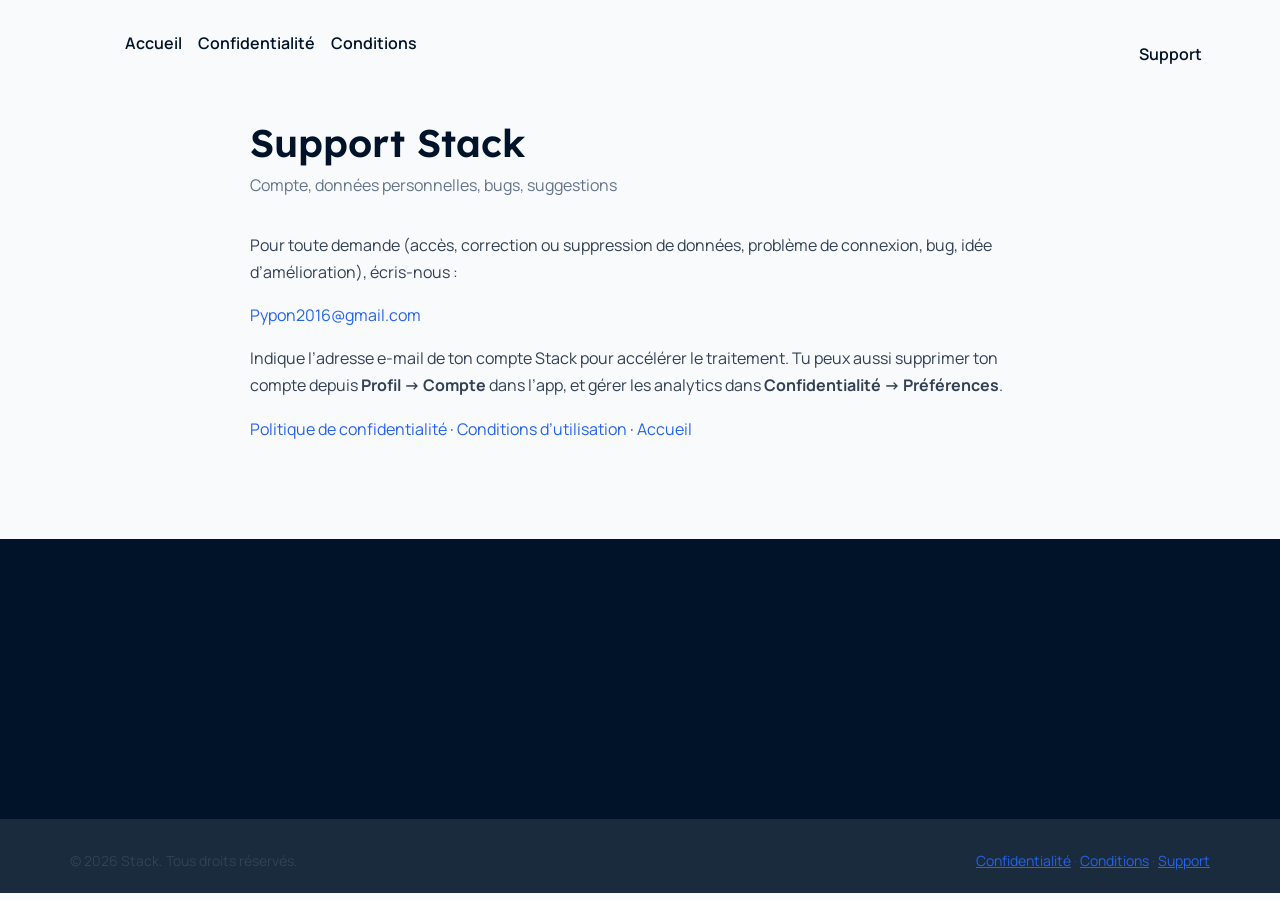
<file: legal/support.html>
<!DOCTYPE html>
<html lang="fr">

<head>
  <meta charset="UTF-8">
  <meta name="viewport" content="width=device-width, initial-scale=1.0">
  <meta name="description" content="Support Stack : aide compte, données personnelles, bugs.">
  <meta name="theme-color" content="#2563EB">
  <title>Stack : Support</title>
  <link rel="stylesheet" href="../css/bootstrap.min.css">
  <link rel="stylesheet" href="../css/style.css">
  <link rel="stylesheet" href="../css/responsive.css">
  <link rel="stylesheet" href="../css/stack.css">
  <link rel="shortcut icon" href="../images/favicon.png" type="image/png">
  <link rel="preconnect" href="https://fonts.googleapis.com">
  <link rel="preconnect" href="https://fonts.gstatic.com" crossorigin>
  <link href="https://fonts.googleapis.com/css2?family=Lexend:wght@100..900&display=swap" rel="stylesheet">
  <link href="https://fonts.googleapis.com/css2?family=Manrope:wght@200..800&display=swap" rel="stylesheet">
</head>

<body class="legal_page">

  <header>
    <div class="container">
      <nav class="navbar navbar-expand-lg">
        <a class="navbar-brand" href="/">
          <img src="../images/logo-stack.png" alt="Stack">
        </a>
        <div class="collapse navbar-collapse show">
          <ul class="navbar-nav ml-auto">
            <li class="nav-item"><a class="nav-link" href="/">Accueil</a></li>
            <li class="nav-item"><a class="nav-link" href="/legal/privacy">Confidentialité</a></li>
            <li class="nav-item"><a class="nav-link" href="/legal/terms">Conditions</a></li>
            <li class="nav-item active"><a class="nav-link" href="/legal/support">Support</a></li>
          </ul>
        </div>
      </nav>
    </div>
  </header>

  <main class="legal_wrap">
    <h1>Support Stack</h1>
    <p class="meta">Compte, données personnelles, bugs, suggestions</p>

    <p>
      Pour toute demande (accès, correction ou suppression de données, problème de connexion,
      bug, idée d’amélioration), écris-nous :
    </p>
    <p>
      <a href="mailto:Pypon2016@gmail.com">Pypon2016@gmail.com</a>
    </p>
    <p>
      Indique l’adresse e-mail de ton compte Stack pour accélérer le traitement.
      Tu peux aussi supprimer ton compte depuis <strong>Profil → Compte</strong> dans l’app,
      et gérer les analytics dans <strong>Confidentialité → Préférences</strong>.
    </p>
    <p>
      <a href="/legal/privacy">Politique de confidentialité</a> ·
      <a href="/legal/terms">Conditions d’utilisation</a> ·
      <a href="/">Accueil</a>
    </p>
  </main>

  <footer>
    <div class="top_footer">
      <div class="bottom_footer">
        <div class="container">
          <div class="row">
            <div class="col-md-6"><p>© 2026 Stack. Tous droits réservés.</p></div>
            <div class="col-md-6">
              <p class="developer_text">
                <a href="/legal/privacy">Confidentialité</a> ·
                <a href="/legal/terms">Conditions</a> ·
                <a href="/legal/support">Support</a>
              </p>
            </div>
          </div>
        </div>
      </div>
    </div>
  </footer>

</body>

</html>
</file>
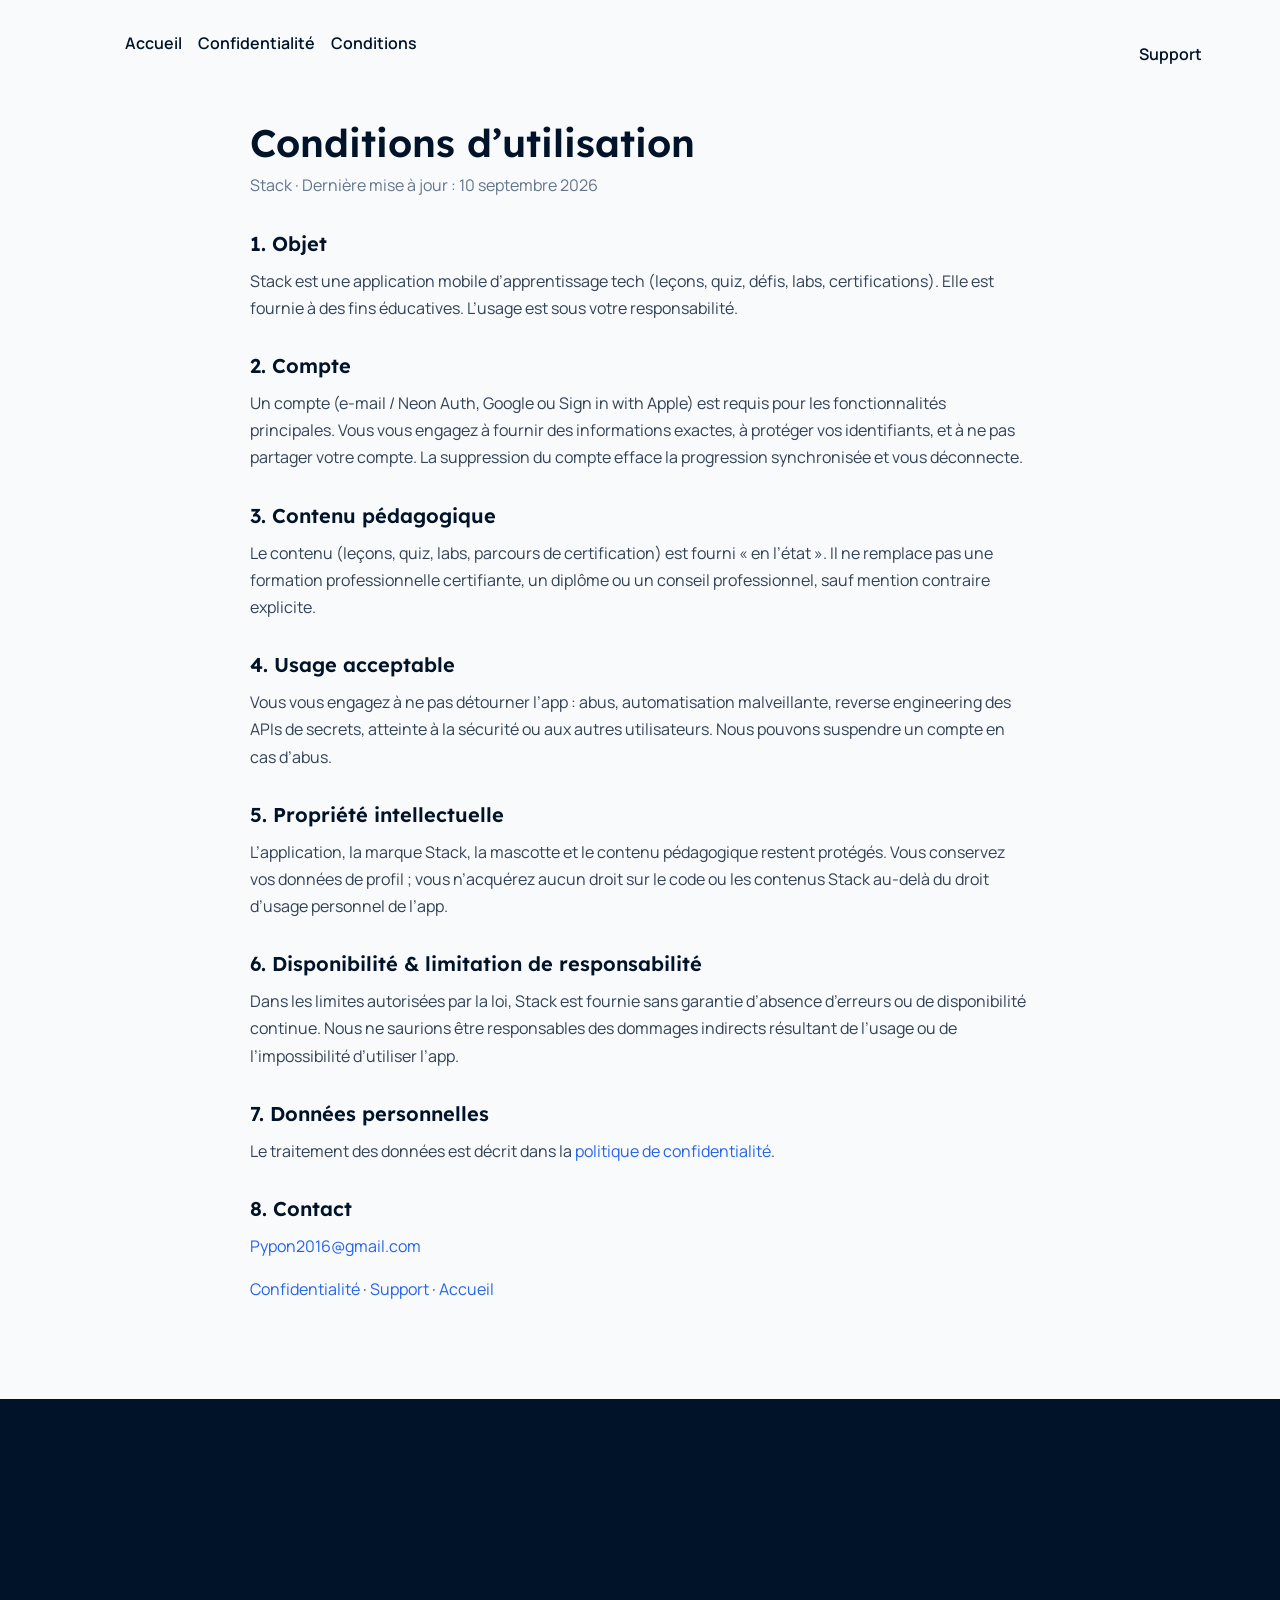
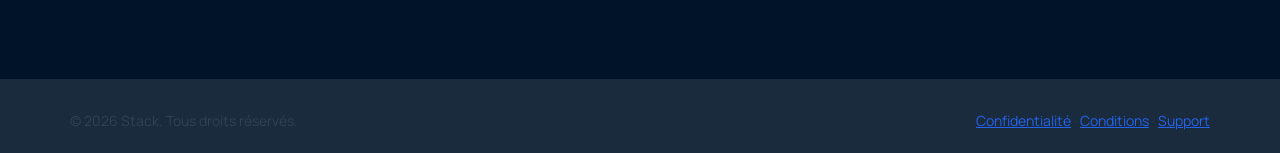
<file: legal/terms.html>
<!DOCTYPE html>
<html lang="fr">

<head>
  <meta charset="UTF-8">
  <meta name="viewport" content="width=device-width, initial-scale=1.0">
  <meta name="description" content="Conditions d’utilisation de l’application Stack.">
  <meta name="theme-color" content="#2563EB">
  <title>Stack : Conditions d’utilisation</title>
  <link rel="stylesheet" href="../css/bootstrap.min.css">
  <link rel="stylesheet" href="../css/style.css">
  <link rel="stylesheet" href="../css/responsive.css">
  <link rel="stylesheet" href="../css/stack.css">
  <link rel="shortcut icon" href="../images/favicon.png" type="image/png">
  <link rel="preconnect" href="https://fonts.googleapis.com">
  <link rel="preconnect" href="https://fonts.gstatic.com" crossorigin>
  <link href="https://fonts.googleapis.com/css2?family=Lexend:wght@100..900&display=swap" rel="stylesheet">
  <link href="https://fonts.googleapis.com/css2?family=Manrope:wght@200..800&display=swap" rel="stylesheet">
</head>

<body class="legal_page">

  <header>
    <div class="container">
      <nav class="navbar navbar-expand-lg">
        <a class="navbar-brand" href="/">
          <img src="../images/logo-stack.png" alt="Stack">
        </a>
        <div class="collapse navbar-collapse show">
          <ul class="navbar-nav ml-auto">
            <li class="nav-item"><a class="nav-link" href="/">Accueil</a></li>
            <li class="nav-item"><a class="nav-link" href="/legal/privacy">Confidentialité</a></li>
            <li class="nav-item active"><a class="nav-link" href="/legal/terms">Conditions</a></li>
            <li class="nav-item"><a class="nav-link" href="/legal/support">Support</a></li>
          </ul>
        </div>
      </nav>
    </div>
  </header>

  <main class="legal_wrap">
    <h1>Conditions d’utilisation</h1>
    <p class="meta">Stack · Dernière mise à jour : 10 septembre 2026</p>

    <h2>1. Objet</h2>
    <p>
      Stack est une application mobile d’apprentissage tech (leçons, quiz, défis, labs, certifications).
      Elle est fournie à des fins éducatives. L’usage est sous votre responsabilité.
    </p>

    <h2>2. Compte</h2>
    <p>
      Un compte (e-mail / Neon Auth, Google ou Sign in with Apple) est requis pour les fonctionnalités principales. Vous vous engagez à fournir
      des informations exactes, à protéger vos identifiants, et à ne pas partager votre compte.
      La suppression du compte efface la progression synchronisée et vous déconnecte.
    </p>

    <h2>3. Contenu pédagogique</h2>
    <p>
      Le contenu (leçons, quiz, labs, parcours de certification) est fourni « en l’état ».
      Il ne remplace pas une formation professionnelle certifiante, un diplôme ou un conseil professionnel,
      sauf mention contraire explicite.
    </p>

    <h2>4. Usage acceptable</h2>
    <p>
      Vous vous engagez à ne pas détourner l’app : abus, automatisation malveillante,
      reverse engineering des APIs de secrets, atteinte à la sécurité ou aux autres utilisateurs.
      Nous pouvons suspendre un compte en cas d’abus.
    </p>

    <h2>5. Propriété intellectuelle</h2>
    <p>
      L’application, la marque Stack, la mascotte et le contenu pédagogique restent protégés.
      Vous conservez vos données de profil ; vous n’acquérez aucun droit sur le code ou les contenus Stack
      au-delà du droit d’usage personnel de l’app.
    </p>

    <h2>6. Disponibilité &amp; limitation de responsabilité</h2>
    <p>
      Dans les limites autorisées par la loi, Stack est fournie sans garantie d’absence d’erreurs
      ou de disponibilité continue. Nous ne saurions être responsables des dommages indirects
      résultant de l’usage ou de l’impossibilité d’utiliser l’app.
    </p>

    <h2>7. Données personnelles</h2>
    <p>
      Le traitement des données est décrit dans la
      <a href="/legal/privacy">politique de confidentialité</a>.
    </p>

    <h2>8. Contact</h2>
    <p>
      <a href="mailto:Pypon2016@gmail.com">Pypon2016@gmail.com</a>
    </p>
    <p>
      <a href="/legal/privacy">Confidentialité</a> ·
      <a href="/legal/support">Support</a> ·
      <a href="/">Accueil</a>
    </p>
  </main>

  <footer>
    <div class="top_footer">
      <div class="bottom_footer">
        <div class="container">
          <div class="row">
            <div class="col-md-6"><p>© 2026 Stack. Tous droits réservés.</p></div>
            <div class="col-md-6">
              <p class="developer_text">
                <a href="/legal/privacy">Confidentialité</a> ·
                <a href="/legal/terms">Conditions</a> ·
                <a href="/legal/support">Support</a>
              </p>
            </div>
          </div>
        </div>
      </div>
    </div>
  </footer>

</body>

</html>
</file>
<file: css/style.css>
/*-----------------------------------------------------------------------------------

[Table of contents]

1. Font
2. Css Variable for colors
3. Common CSS
4. Heading CSS
5. Button CSS
6. Preloader CSS
7. Animation CSS 
8. Header - Main Navigation Section
9. Hero Slider 
10. Typing Text Section
11. USP section
12. Video Popup Model 
13. Scrolling Text Section
14. Features Section
15. Dishes List Scroll Section
16. Win Win Section
17. Center CTA Section
18. Advanced Features Section
19. Logo Slider Section
20. Testimonial Section
21. CTA Section
22. Footer Section
23. Faq Section
24. Download Section


-----------------------------------------------------------------------------------*/


/* --------Font--------------- */

/* font 1 */

// <uniquifier>: Use a unique and descriptive class name
// <weight>: Use a value from 100 to 900

.lexend-<uniquifier> {
  font-family: "Lexend", sans-serif;
  font-optical-sizing: auto;
  font-weight: <weight>;
  font-style: normal;
}


/* font 2 */

// <uniquifier>: Use a unique and descriptive class name
// <weight>: Use a value from 200 to 800

.manrope-<uniquifier> {
  font-family: "Manrope", sans-serif;
  font-optical-sizing: auto;
  font-weight: <weight>;
  font-style: normal;
}


/* -----------Css-variable------ */

:root {
    --primery: #2563EB;
    --secondary:#F8FAFC;
    --border:#DBEAFE;
    --body-text:#001328;
    --light-primery: #EFF6FF;
    --white: #fff;
    --black: #001328;

    --dark:#0B1220;
    --dark2:#151E2E;
    --nutral: #EFF6FF;
    
    --dark-greay: #64748B;
    --greay: #6b7280;
    --red-color: #ff4d4f;
    --green:#21c16b;

}

/* ------Common-Css------------- */
 
html {
    scroll-behavior: smooth
}

body {
    margin: 0;
    padding: 0;
    box-sizing: border-box;
    font-size: 16px;
    line-height: 1.7;
    font-family: "Manrope", sans-serif;
    color: var(--body-text);
    background-color: var(--secondary);
    font-variant-ligatures: none;
}

.row_am {
    padding: 50px 0;
}


.page_wrapper {
    width: 100%;
    overflow-x: hidden;
}

a {
    text-decoration: none;
    color: var(--primery);
    transition: .4s all;
}

a:hover {
    text-decoration: none;
    color: var(--primery);
}

ul,
li {
    padding: 0;
    list-style-type: none;
    margin: 0;
}

button:focus,
.btn.focus,
.btn:focus {
    outline: none;
    box-shadow: none;
}


/* heading common css */
h5, h6 {
    color: var(--black);
    font-weight: 700;
    line-height: 1.4;
}

h1, h2, h3, h4 {
    font-family: "Lexend", sans-serif;
    letter-spacing: normal;
    font-weight: 600;
}


h1 {
    font-size: 65px;
}

h2 {
    font-size: 50px;
}

h3 {
    font-size: 40px;
}

h4 {
    font-size: 30px;
}

h5 {
    font-size: 20px;
}

h6 {
    font-size: 18px;
}


.white_text p,
.white_text .section_title h2,
.white_text span,
.white_text h3,
.white_text h4 {
    color: var(--white);
}


.section_title {
    text-align: center;
}

.section_title p {
    padding: 0 250px;
    font-size: 18px;
}

.section_title.white_text h2,
.section_title.white_text p {
    color: var(--white);
}

.title_badge {
    color: var(--primery);
    display: inline-block;
    padding: 2px 18px;
    border-radius: 100px;
    background-color: var(--light-primery);
    margin-bottom: 10px;
    text-transform: uppercase;
    font-weight: 700;
    letter-spacing: 2px;
    font-size: 12px;
}


/* purple button */
.btn {
    font-weight: 700;
}

.puprple_btn {
    background-color: var(--primery);
    color: var(--white);
    border-radius: 8px;
    padding: 12px 30px;
    position: relative;
    overflow: hidden;
    z-index: 1;
    font-weight: 600;
    font-size: 16px;

}

.puprple_btn::before {
    content: "";
    position: absolute;
    left: 0;
    top: 0;
    width: 0%;
    height: 100%;
    background-color: var(--white);
    border-radius: 6px;
    transition: .6s all;
    z-index: -1;
}

.puprple_btn:hover::before {
    width: 100%;
}

.puprple_btn:hover {
    color: var(--dark);
}


/* light button */
.white_btn .puprple_btn {
    background-color: var(--white);
    border: solid 1px var(--primery);
    color: var(--primery);
    border-radius: 100px;
    padding: 12px 30px;
    position: relative;
    overflow: hidden;
    z-index: 1;
    font-weight: 600;
    font-size: 16px;
}

.white_btn .puprple_btn::before {
    content: "";
    position: absolute;
    left: 0;
    top: 0;
    width: 0%;
    height: 100%;
    background-color: var(--primery);
    border-radius: 6px;
    transition: .6s all;
    z-index: -1;
    color: var(--white);
}

.white_btn .puprple_btn:hover::before {
    width: 100%;
}

.white_btn .puprple_btn:hover {
    color: var(--white);
    border: solid 1px var(--white);
}


.btn_block {
    position: relative;
    display: inline-block;
}

.btn_bottom {
    z-index: 1;
    border: 1px solid var(--primery);
    border-radius: 100px;
    position: absolute;
    top: -8px;
    left: 8px;
    right: -12px;
    transform: translate(-0.52em, 0.52em);
    width: 100%;
    height: 100%;
}


/* slider controls */
.owl-carousel .owl-dots {
    display: flex;
    align-items: center;
    justify-content: center;
    position: relative;
    margin-top: 20px;
}

.owl-carousel .owl-dots button {
    display: block;
    width: 15px;
    height: 15px;
    background-color: transparent;
    border: 1px solid var(--primery);
    border-radius: 15px;
    margin: 0 5px;
}

.owl-carousel .owl-dots button.active {
    background-color: var(--primery);
}

.container.container-sm {
    max-width: 780px;
}

@media screen and (min-width:1200px) {
    .container {
        max-width: 1170px;
    }
}

/* -------------Preloader-Css-Start-------------- */

/* Preloader */
#preloader {
    position: fixed;
    top: 0;
    left: 0;
    width: 100%;
    height: 100%;
    background-color: rgba(255, 255, 255, 0.9);
    z-index: 999999;
}

#loader {
    display: block;
    position: relative;
    left: 50%;
    top: 50%;
    width: 150px;
    height: 150px;
    margin: -75px 0 0 -75px;
    border-radius: 50%;
    border: 3px solid transparent;
    border-top-color: var(--primery);
    -webkit-animation: spin 2s linear infinite;
    animation: spin 2s linear infinite;
}

#loader:before {
    content: "";
    position: absolute;
    top: 5px;
    left: 5px;
    right: 5px;
    bottom: 5px;
    border-radius: 50%;
    border: 3px solid transparent;
    border-top-color: var(--dark);
    -webkit-animation: spin 3s linear infinite;
    animation: spin 3s linear infinite;
}

#loader:after {
    content: "";
    position: absolute;
    top: 15px;
    left: 15px;
    right: 15px;
    bottom: 15px;
    border-radius: 50%;
    border: 3px solid transparent;
    border-top-color: var(--dark-greay);
    -webkit-animation: spin 1.5s linear infinite;
    animation: spin 1.5s linear infinite;
}

.spin_text {
    transform-origin: 50% 50% 0;
    transform: rotate(0deg);
    -webkit-animation: spin 15s linear infinite;
    -moz-animation: spin 15s linear infinite;
    animation: spin 15s linear infinite;
}

@-webkit-keyframes spin {
    0% {
        -webkit-transform: rotate(0deg);
        -ms-transform: rotate(0deg);
        transform: rotate(0deg);
    }

    100% {
        -webkit-transform: rotate(360deg);
        -ms-transform: rotate(360deg);
        transform: rotate(360deg);
    }
}

@keyframes spin {
    0% {
        -webkit-transform: rotate(0deg);
        -ms-transform: rotate(0deg);
        transform: rotate(0deg);
    }

    100% {
        -webkit-transform: rotate(360deg);
        -ms-transform: rotate(360deg);
        transform: rotate(360deg);
    }
}

/* ------Round Animation------- */
@keyframes spin {

    0% {
        transform: rotate(0deg);
    }

    100% {
        transform: rotate(360deg);
    }
}

/* --------Object-Moving-Animation-Css-Start----- */
.moving_animation {
    animation: moving_object 6s infinite linear;
}

.moving_position_animatin {
    position: relative;
    animation: moving_position_animatin 6s infinite linear;
    z-index: -1;
}


@keyframes moving_object {
    0% {
        transform: translateY(0);
    }

    50% {
        transform: translateY(-30px);
    }

    100% {
        transform: translateY(0);
    }
}

@keyframes moving_position_animatin {
    0% {
        transform: translateY(0);
    }

    50% {
        transform: translateY(-30px);
    }

    100% {
        transform: translateY(0);
    }
}


.no_bottom_padding {
    padding-bottom: 0 !important;
}

/* -----------Header-Css-Start------------------- */
/* header wraper */
header {
    position: absolute;
    width: 100%;
    z-index: 99999;
    transition: .4s all;
}

header.fix_style {
    position: fixed;
    top: 0;
    backdrop-filter: blur(8px);
    /*background-color: #ffffffb4;*/
    background-color: rgba(255, 255, 255, 0.8);
    padding: 0;
    transition: none;
    opacity: 0;
    pointer-events: none;
}

header.fixed {
   pointer-events: all;
   opacity: 1;
   transition: .4s all;
}

header.fixed .navbar {
    padding: 0;
}

/* navigation bar */
.navbar {
    padding: 0;
}

.navbar-expand-lg .navbar-nav {
    align-items: center;
}

.navbar-expand-lg .navbar-nav .nav-link {
    padding: 30px 12px;
    font-weight: 600;
    transition: .4s all;
    color: var(--black);
}


.navbar-expand-lg .navbar-nav .nav-link:hover {
    color: var(--primery);
}

.navbar-expand-lg .navbar-nav .nav-item .btn_block {
    margin-left: 150px;
}

.navbar-expand-lg .navbar-nav .nav-link.dark_btn {
    color: var(--white);
    background-color: var(--primery);
    font-size: 16px;
    padding: 9px 40px;
    border-radius: 8px;
    position: relative;
    transition: .4s all;
    z-index: 2;
    overflow: hidden;
    border: solid 1px var(--primery);
}

.navbar-expand-lg .navbar-nav .nav-link.dark_btn::before {
    content: "";
    position: absolute;
    left: 0;
    top: 0;
    width: 0%;
    height: 100%;
    background-color: var(--white);
    border-radius: 8px;
    transition: .6s all;
    z-index: -1;
}

.navbar-expand-lg .navbar-nav .nav-link.dark_btn:hover::before {
    width: 100%;
}

.navbar-expand-lg .navbar-nav .nav-link.dark_btn:hover {
    color: var(--dark);
    border: solid 1px var(--primery);
}

.navbar-brand img {
    width: 130px;
}

.navbar-brand h3 {
    color: var(--primery);
    font-weight: 800;
    font-size: 34px;
    margin: 0;
}

/* navigation bar dropdown */
.navbar-expand-lg .navbar-nav .has_dropdown {
    display: flex;
    align-items: center;
    position: relative;
    border-radius: 10px 10px 0 0;
    transition: .4s all;
}

.navbar-expand-lg .navbar-nav .has_dropdown .drp_btn {
    position: relative;
    right: 8px;
    top: 2px;
    color: var(--black);
}

.navbar-expand-lg .navbar-nav .has_dropdown .sub_menu {
    position: absolute;
    top: 100%;
    background-color: var(--secondary);
    border-radius: 10px;
    min-width: 210px;
    max-width: 230px;
    margin-top: -10px;
    transition: .4s all;
    opacity: 0;
    pointer-events: none;
    border: 1px solid var(--border);
}

.navbar-expand-lg .navbar-nav .has_dropdown .sub_menu ul {
    margin-left: 0;
    padding: 15px 20px;
}

.navbar-expand-lg .navbar-nav .has_dropdown .sub_menu ul li a {
    font-size: 15px;
    position: relative;
    transition: .4s all;
    line-height: 35px;
    font-weight: 600;
    color: var(--black);
}

.navbar-expand-lg .navbar-nav .has_dropdown .sub_menu ul li a:hover {
    color: var(--primery);
}

.navbar-expand-lg .navbar-nav .has_dropdown:hover>a,
.navbar-expand-lg .navbar-nav .has_dropdown:hover>.drp_btn {
    color: var(--primery);
}

.navbar-expand-lg .navbar-nav .has_dropdown:hover .sub_menu {
    opacity: 1;
    pointer-events: all;
    margin-top: 1px;
}

/* navigation toggle menu */
.toggle-wrap {
    padding: 10px;
    position: relative;
    cursor: pointer;

    /*disable selection*/
    -webkit-touch-callout: none;
    -webkit-user-select: none;
    -khtml-user-select: none;
    -moz-user-select: none;
    -ms-user-select: none;
    user-select: none;
}

.toggle-bar,
.toggle-bar::before,
.toggle-bar::after,
.toggle-wrap.active .toggle-bar,
.toggle-wrap.active .toggle-bar::before,
.toggle-wrap.active .toggle-bar::after {
    -webkit-transition: all .2s ease-in-out;
    -moz-transition: all .2s ease-in-out;
    -o-transition: all .2s ease-in-out;
    transition: all .2s ease-in-out;
}

.toggle-bar {
    width: 25px;
    margin: 10px 0;
    position: relative;
    border-top: 4px solid var(--black);
    display: block;
}

.toggle-bar::before,
.toggle-bar::after {
    content: "";
    display: block;
    background: var(--black);
    height: 4px;
    width: 30px;
    position: absolute;
    top: -12px;
    right: 0px;
    -ms-transform: rotate(0deg);
    -webkit-transform: rotate(0deg);
    transform: rotate(0deg);
    -ms-transform-origin: 13%;
    -webkit-transform-origin: 13%;
    transform-origin: 13%;
}

.white_header .toggle-bar,
.white_header .toggle-bar::before,
.white_header .toggle-bar::after {
    border-top: 4px solid var(--white);
}

.toggle-bar::after {
    top: 4px;
}

.toggle-wrap.active .toggle-bar {
    border-top: 6px solid transparent;
}

.toggle-wrap.active .toggle-bar::before {
    -ms-transform: rotate(45deg);
    -webkit-transform: rotate(45deg);
    transform: rotate(45deg);
}

.toggle-wrap.active .toggle-bar::after {
    -ms-transform: rotate(-45deg);
    -webkit-transform: rotate(-45deg);
    transform: rotate(-45deg);
}


/* ---------Hero-Slider-Css-Start------------------ */
/* hero slider wraper */
.banner_section {
    /*margin-top: 70px;*/
    padding-top: 160px;
    padding-bottom: 150px;
    position: relative;
    overflow: hidden;
}


.banner_section .container {
    position: relative;
}

.banner_section .row {
    align-items: center;
}


/* hero slider text */
.banner_section .banner_text {
    padding-right: 10px;
}

/* hero slider heading h1 */
.banner_section .banner_text h1 {
    font-size: 60px;
    color: var(--black);
    margin-bottom: 10px;
}

.banner_section .banner_text h1 span {
    color: var(--primery);
}

.banner_section .banner_text .type-wrap {
    padding: 0 0 10px 5px;
}

.banner_section .banner_text .type-wrap span {
    font-weight: 700;
    color: var(--primery);
}

.banner_section .banner_text p {
    font-size: 18px;
    padding: 0;
}

/* hero slider button */
.banner_section .app_btn {
    display: flex;
    align-items: center;
}

/* hero slider list */
.banner_section .app_btn li a {
    display: block;
    padding: 15px 35px;
    background-color: var(--primery);
    border: none;
    position: relative;
    border-radius: 12px;
    transition: .4s all;
}

.banner_section .banner_text .trial_txt {
    text-align: center;
    padding:0 0 10px 0;
    display: block;
    margin-top: 20px;
}

.banner_section .app_btn li a:hover {
    background-color: var(--black);
    transition: .4s all;
}


.banner_section .app_btn li:last-child {
    margin-left: 25px;
}

.banner_section .app_btn li a img {
    transition: .4s all;
    height: 36px;
}

/* hero slider users */
.banner_section .used_app {
    margin: 35px 0;
    display: flex;
    align-items: center;
}

.banner_section .used_app ul {
    display: flex;
    align-items: center;
    margin: 0 10px 0 0;
}

.banner_section .used_app ul li:not(:first-child) {
    margin-left: -20px;
}

.banner_section .used_app ul li:not(:first-child) img {
    border: 3px solid var(--secondary);
    border-radius: 100px;
}

.banner_section .used_app p {
    font-size: 20px;
    font-weight: 700;
    line-height: 25px;
    margin-bottom: 0;
}

.banner_section .used_app span {
    font-size: 14px;
    font-weight: normal;
    line-height: 19px;
    margin-bottom: 0;
}

.banner_section .used_app span .icofont-star{
    color: #2563EB;
}

/* hero slider images */
.banner_section .banner_slider {
    display: flex;
    position: relative;
}


.banner_section .banner_slider .left_icon {
    position: absolute;
    left: 70px;
    bottom: 150px;
    z-index: 9999;
}

.banner_section .banner_slider .right_icon {
    position: absolute;
    right: 60px;
    top: -10px;
}

/* hero slider mobile frame */
.banner_section .banner_slider .slider_frame {
    position: absolute;
    left: 50%;
    transform: translateX(-50%);
    z-index: 999;
    width: 300px;
}

.banner_section .banner_slider #frmae_slider {
    width: 280px;
    margin: 0 auto;
    overflow: hidden;
    border-radius: 40px;
}

.banner_section .banner_slider #frmae_slider::before {
    content: "";
    position: absolute;
    left: -5px;
    top: 5px;
    background-color: #fff;
    width: 100%;
    height: 90.5%;
    border-radius: 23px;
}


/* hero slider control dots */
.banner_section .owl-dots {
    margin-top: 40px;
}

.owl-carousel .owl-item img {
    max-width: 100%;
    width: auto;
}


/* hero static image */

.banner_section .hero_img {
    text-align: center;
    width: 100%;
}

.banner_section .hero_img img {
    max-width: 100%;
}

.hero_bg {
  position: absolute;
  right: 0;
  top: 0;
}


/* -----Typing Text------- */
.typed-cursor {
    opacity: 1;
    -webkit-animation: blink 0.7s infinite;
    -moz-animation: blink 0.7s infinite;
    animation: blink 0.7s infinite;
}

@keyframes blink {
    0% {
        opacity: 1;
    }

    50% {
        opacity: 0;
    }

    100% {
        opacity: 1;
    }
}


/* --------- USP section ---------- */
.usp_section{
    background: var(--black);
    padding: 70px 0;
    position: relative;
    z-index: 1;
    overflow: hidden;
}

.usp_section .usp_box{
    display: flex; 
    align-content:center;
    color: #fff;
    position: relative;
    border: solid 1px rgba(255, 255, 255, 0.4);
    border-radius: 20px;
    background-color: rgba(255, 255, 255, 0.2);
    padding: 30px;
}

.usp_section .usp_box:hover{
    border-color: var(--white);
    transition: all ease-in-out .3s;
}


.usp_section .col-md-3:last-child .usp_box:after{
    display: none;
}

.usp_section .usp_box .usp_icon{
    position: absolute;
    right: 10px;
    top: 20px;
}

.usp_section .usp_box span{
    font-family: "Lexend", sans-serif;
    font-size: 35px;
    font-weight: 700;
}

.usp_section .usp_text{
    line-height: 1.4em;
    padding-top: 35px;
    text-align: left;
}

.usp_section .usp_text p {
    margin-bottom: 0;
}

.blure_shape {
    background-color: var(--primery);
    width: 350px;
    height: 350px;
    border-radius: 100%;
    filter: blur(120px);
    position: absolute;
    pointer-events: none;
    z-index: 0;
}

.blure_shape.bs_1 {
    left: 250px;
    bottom: -200px;
}

.blure_shape.bs_2 {
    right: 250px;
    top: -250px;
}


/* --------- trusted logos ---------- */

.trusted_section .container {
    padding: 50px 0 0 0;
}

.trusted_section .company_logos {
    padding-top: 30px;
}

.owl-carousel .owl-item img {
    max-width: 100%;
    width: auto;
}

.trusted_section .company_logos img {
    filter: grayscale(1);
    margin: 0 auto;
    transition: .4s all;
}

.trusted_section .company_logos img:hover {
    filter: grayscale(0);
}



/* how it works video model   */
.modal {
    z-index: 999999;
}

.modal-backdrop.show {
    z-index: 99999;
    opacity: .7;
}

.youtube-video .modal-dialog {
    position: absolute;
    left: 0;
    right: 0;
    top: 0;
    bottom: 0;
    margin: auto;
    width: 100%;
    padding: 0 15px;
    height: 100%;
    max-width: 1240px !important;
    display: flex;
    flex-direction: column;
    justify-content: center;
}

#video-container {
    position: relative;
    padding-bottom: 50%;
    padding-top: 30px;
    height: 0;
    overflow: hidden;
}

iframe#youtubevideo {
    position: absolute;
    top: 0;
    left: 0;
    height: 100%;
    width: 100%;
}

.youtube-video .modal-footer {
    border: none;
    text-align: center;
    display: block;
    padding: 0;
}

.youtube-video .modal-content {
    background: none !important;
    border: none;
}

#close-video {
    color: #fff;
    font-size: 30px;
}


/* ---------- text List Flow Css Start ------------- */

.text_list_section {
    margin-top: -70px;
    overflow: hidden;
}

.text_list_section .slider_block {
    background-color: var(--secondary);
    padding: 20px 0;
    transform: rotate(-1.5deg);
    /* pointer-events: none; */
    width: 100%;
    overflow-x: hidden;
}

.text_list_section .down_fix {
    transform: rotate(-5deg);
    position: relative;
    bottom: -30px;
    z-index: 9;
}


.text_list_section.rotet_down {
    transform: rotate(0.5deg);
}

.text_list_section .owl-stage,
.text_list_section .owl-stage-outer,
.textFlow_list .owl-stage,
.textFlow_list .owl-stage-outer {
    height: 55px;
}

.text_block {
    display: flex;
    align-items: center;
}

.text_block span {
    color: var(--white);
    font-size: 50px;
    font-family: var(--font-bebas);
    font-weight: 700;
    line-height: 1;
}

.text_block .mark_star {
    margin: 0 60px;
    font-family: 'Playball', cursive;
}



/* ---------- Why use New Section start------ */

.why_new_section {
    padding-left: 15px !important;
    padding-right: 15px !important;
    padding-top: 50px;
}

/* why new section wraper */
.why_new_section .why_new_section_inner {
    max-width: 1370px;
    margin: 0 auto;
    background-color: var(--white);
    border-radius: 40px;
    position: relative;
    padding: 90px 0;
    border: solid 1px var(--border);
    align-items: center;
}

.why_new_section .why_new_section_inner .dtat_box {
    position: relative;
    display: flex;
    padding: 40px 0 0 0;
    align-items: center;
}

.why_new_section .why_new_section_inner .why_new_left_data {
    position: relative;
    padding: 0 40px 0 0;
}

.why_new_section .why_new_section_inner .why_new_left_data .why_data_block {
    background: var(--secondary);
    border: solid 1px var(--border);
    border-radius: 20px;
    padding: 30px;
    display: flex;
    text-align: left;
    margin-bottom: 30px;
}

.why_new_section .why_new_section_inner .why_new_left_data .why_data_block:hover {
    border: solid 1px var(--primery);
    transition: all ease-in-out .3s;
}

.why_new_section .why_new_section_inner .why_new_left_data .why_data_block:last-child {
    margin-bottom: 0;
}

.why_new_section .why_new_section_inner .why_new_left_data .why_data_block .icon {
    position: relative;
    margin-right: 30px;
    width: 65px;
}


.why_new_section .why_new_section_inner .why_new_left_data .why_data_block .text p {
    margin-bottom: 0;
}

/* why new section image */
.why_new_section .why_new_section_inner .why_us_new_img {
    position: relative;
}

.why_new_section .why_new_section_inner .why_us_new_img img {
    max-width: 100%;
}



/* ------------Dishes list scroll Section Css------------ */

.dishes_section .dish_slider {
    padding: 30px 0 0 0;
}

.dishes_section #about_slider .dish_slides img {
    height: 300px;
    object-fit: cover;
    width: 100%;
    border-radius: 20px;
    border: solid 1px var(--border);
}


/* ------------Service App Section Css------------ */
.service_section {
    position: relative;
}

.service_section .service_blocks {
    padding: 50px 0;
    align-items: center;
}

.service_section .service_blocks .img img {
    max-width: 100%;
    border-radius: 20px;
}

.service_section .service_text {
    padding-right: 50px;
}

.service_section .service_text.right_side {
    padding-left: 50px;
    padding-right: 0;
}

.service_section .service_text h3 {
    margin: 15px 0 25px 0;
}

.service_section .service_text p {
    padding-right: 100px;
}

.service_section .service_text .text_badge {
    font-size: 14px;
    color: var(--primery);
    margin: 25px 0 0 0;
    font-weight: 600;
    text-transform: uppercase;
    letter-spacing: 2px;
    display: block;
}

.service_section .service_text .listing_block li {
    display: flex;
    gap: 15px;
}

.service_section .service_text .listing_block li .icon span {
    display: block;
    width: 20px;
    height: 20px;
    text-align: center;
    line-height: 20px;
    color: var(--white);
    background-color: var(--dark);
    border-radius: 100px;
    font-size: 8px;
    margin-top: 3px;
}

.service_section .service_text .listing_block li .text {
    width: calc(100% - 50px);
}

.service_section .service_text .feature_list li {
    display: flex;
    align-items: start;
    gap: 5px;
}

.service_section .service_text .feature_list li .icon span {
    color: var(--primery);
    font-size: 18px;
}

.service_section .service_text .feature_list li p {
    margin: 0;
    padding-top: 2px;
}

/* service section ui list */
.service_section .service_text .design_block {
    padding-top: 15px;
}

.service_section .service_text .design_block li {
    padding-left: 40px;
    position: relative;
    margin-bottom: 25px;
}

.service_section .service_text .design_block li::before {
    content: "";
    position: absolute;
    left: 0;
    top: 2px;
    background-image: url(../images/right_icon.png);
    width: 22px;
    height: 22px;
    background-repeat: no-repeat;
    background-position: center;
    background-size: contain;
}

.service_section .service_text .design_block li h6 {
    margin-bottom: 8px;
}

.service_section .service_text .design_block li p {
    margin-bottom: 0;
}

.service_section .service_text .btn_block {
    margin-top: 20px;
}

.service_section .service_text .btn {
    text-transform: capitalize;
    font-weight: 700;
}

/* Service Images Css Start  */
.service_blocks .inner_block {
    position: relative;
    text-align: center;
}

.service_blocks .inner_block .img {
    position: relative;
}




/* -------------ctr Section Css Start------------- */

.ctr_app_btn_block {
    align-items: center;
    justify-content: center;
    margin-top: 50px;
    text-align: center;
}

.ctr_app_btn_block .app_btn {
    display: flex;
    align-items: center;
    justify-content: center;
    margin-top: 15px;
}

.ctr_app_btn_block .app_btn li a {
    display: block;
    padding: 15px 35px;
    background-color: var(--primery);
    border: none;
    position: relative;
    border-radius: 12px;
    transition: .4s all;
}

.ctr_app_btn_block .app_btn li a:hover {
    background-color: var(--white);
    transition: .4s all;
}

.ctr_app_btn_block .app_btn li a:hover img {
    -webkit-filter: invert(100%); /* Safari/Chrome */
    filter: invert(100%);
    transition: .4s all;
}

.ctr_app_btn_block .app_btn li:last-child {
    margin-left: 25px;
}

.ctr_app_btn_block .app_btn li a img {
    transition: .4s all;
    height: 36px;
}


/* black version on hover */

.dishes_section .ctr_app_btn_block .app_btn li a:hover {
    background-color: var(--black);
    transition: .4s all;
}

.dishes_section .ctr_app_btn_block .app_btn li a:hover img {
    -webkit-filter: inherit; /* Safari/Chrome */
    filter: inherit;
    transition: .4s all;
}



/* --------- Advanced key features Section Css Start---------- */
.advance_feature_section {
    padding-left: 15px !important;
    padding-right: 15px !important;
}

.advance_feature_section .af_innner .section_title {
    z-index: 10;
    position: relative;
}

.advance_feature_section .title_badge {
    color: var(--primery);
}

.advance_feature_section .af_innner {
    background: var(--black);
    max-width: 1370px;
    margin: 0 auto;
    border-radius: 40px;
    padding: 100px 0 150px 0;
    position: relative;
    border: solid 1px var(--border);
    overflow: hidden;
}

.advance_feature_section .af_listing {
    padding: 20px 0 0 0;
}

.advance_feature_section .af_listing .row {
    align-items: flex-start;
}

.advance_feature_section .af_listing .listing_inner {
    display: flex;
    flex-wrap: wrap;
    gap: 5%;
    position: relative;
    z-index: 100;
}

.advance_feature_section .af_listing .listing_inner .af_block {
    padding:40px;
    border-radius: 20px;
    width: 30%;
    border: solid 1px rgba(255, 255, 255, 0.4);
    background-color: rgba(255, 255, 255, 0.2);
}

.advance_feature_section .af_listing .listing_inner .af_block:hover {
    border-color: var(--white);
    transition: .4s all;

}

.advance_feature_section .af_listing .listing_inner .af_block .img {
    border-radius: 20px 20px 0 0;
    max-width: 100%;
    width: 100%;
    text-align: center;
}

.advance_feature_section .af_listing .listing_inner .af_block .text {
    text-align: center;
}


.advance_feature_section .af_listing .af_block h5 {
    margin: 20px 0 10px 0;
    padding: 0;
    text-align: center;
    color: var(--white);
}

.advance_feature_section .af_listing .af_block p {
    margin-bottom: 40px;
}

.advance_feature_section .af_listing .af_block .process_num {
    position: absolute;
    font-size: 22px;
    font-weight: 700;
    line-height: 1;
    text-align: center;
    color: var(--white);
    margin: 0 auto;
    bottom: -1px;
    left: 0;
    right: 0;
    background-color: var(--primery);
    border-radius: 100px 100px 0 0;
    padding: 12px;
    width: 55px;
}

.advance_feature_section .device {
    margin: 0 auto;
    text-align: center;
    margin-top: -100px;
    z-index: 1;
    position: relative;
}

.advance_feature_section .device img {
    max-width: 100%;
}


.advance_feature_section .blure_shape.bs_1 {
    left: 0;
    bottom: 100px;
}

.advance_feature_section .blure_shape.bs_2 {
    right: -120px;
    top: 70px;
}



/* ---------Testimonial Section Css Start---------- */
.key_feature_section {
    padding-left: 15px !important;
    padding-right: 15px !important;
    position: relative;
}

.key_feature_section .key_innner {
    /*max-width: 1370px;*/
    margin: 0 auto;
    position: relative;
    overflow: hidden;
}


.key_innner .section_title {
    margin-bottom: 35px;
    position: relative;
}

.key_feature_section .feature_box {
    padding: 30px;
    text-align: center;
    border-radius: 20px;
    background: var(--white);
    border: solid 1px var(--border);

}

.key_feature_section .feature_box .txt_blk {
    text-align: center;
    padding-bottom: 30px;
}

.key_feature_section .feature_box .txt_blk .rating {
    margin-bottom: 10px;
}

.key_feature_section .feature_box .txt_blk .rating .icofont-star {
    color: #2563EB;
}

.key_feature_section .feature_box h6 {
    padding: 30px 0 0 0;
    margin-bottom: 0;
}

.key_feature_section .feature_box p .story_bold {
    font-weight: 700;

}

.key_feature_section .feature_box .img {
    margin-top: 0;
}

.key_feature_section .feature_box .img img {
    border-radius: 100px;
    margin: 0 auto;
}

.key_feature_section .feature_box .quote_img {
    text-align: center;
    position: absolute;
    bottom: 1px;
    left: 0;
    right: 0;
    display: inline-block;
    width: 74px;
    margin: 0 auto;

}

.key_innner .owl-nav button {
    position: absolute;
    top: 50%;
    transform: translateY(-50%);
    width: 30px;
    height: 30px;
    border-radius: 100px;
    border: 1px solid var(--dark-greay) !important;
    transition: .4s all;
}

.key_innner .owl-nav button span {
    color: var(--dark-greay);
    font-size: 22px;
    line-height: 1.2;
}

.key_innner .owl-nav button.owl-prev {
    left: -50px;
    background-color: var(--white);
}

.key_innner .owl-nav button.owl-next {
    right: -50px;
    background-color: var(--white);
}

.key_innner .owl-nav button:hover {
    background-color: var(--white);
    border-color: var(--white);
}

.key_innner .owl-nav button:hover span {
    color: var(--primery);
}

.kf_side_element {
    position: absolute;
}

.kf_side_element.left_side {
    top: 300px;
    left: 100px;
}

.kf_side_element.right_side {
    top: 600px;
    right: 50px;
}


/* ------------- center button section ------------- */

.ctr_cta {
    margin: 0 auto;
    margin-top: 50px;
    text-align: center;
}




/* ------  CTA section ------------- */

.cta_section.new {
    padding-top: 50px;
}

.cta_section.new .cta_box{
    background: var(--primery);
    position: relative; 
    z-index: 2;
    border-radius: 20px;
    padding: 60px 50px;
    display: flex;
    justify-content: space-between;
    align-items: center;
    margin-bottom: -100px;
}

.cta_section.new .cta_box .section_title{
    position: relative;
    display: flex;
    flex-wrap:wrap;
    width: 100%;
    padding-left: 80px;
}

.cta_section.new .cta_box .section_title h3{
    margin-bottom: 0;
    line-height: 1.2;
}

.cta_section.new .cta_box .section_title p {
    padding: 0;
}

.cta_section.new .cta_box .section_title .customer_icon{
    position: absolute;
    left:0;
    top:10%;
}

.cta_section.new .cta_box .btn_block{
    display: flex;
    justify-content: end; 
    align-content: center; 
    height: 100%; 
    flex-wrap: wrap;
}

.cta_section.new .cta_box .btn{
    float: left;
    padding: 15px 30px;
    background-color: var(--white);
    border-radius: 12px;
}

.cta_section.new .cta_box .call_btn {
    background-color: var(--black);
    margin-right: 15px;
    font-weight: 700;
    border-radius: 12px;
}

.cta_section.new .cta_box .email_btn:hover {
    background-color: var(--black);
    transition: all ease-in-out .5s;
    color: var(--white);
}


.cta_section.new .cta_box .right{
    width: 54%;
}

.cta_section.new .cta_box .element .element1, .t_element2 {
    position: absolute;
}

.cta_section.new .cta_box .element .element1 {
    right: 35%;
    top: 10%;
    animation: mymove 15s infinite;
}

.cta_section.new .cta_box .element .element2 {
    left: 20%;
    bottom: 6%;
    animation: mymove 8s infinite;
}


/* ------Footer-Css-Start-------------- */
/* footer wraper */
footer {
    position: relative;
}

footer .top_footer {
    background-color: var(--black);
    padding: 200px 0 00px 0;
    position: relative;
    overflow: hidden;
}

footer .top_footer > .container {
    position: relative;
    z-index: 2;
}


/* footer logo */
footer .top_footer .logo {
    margin-bottom: 40px;
}

footer .top_footer .logo img {
    width: 130px;
}

footer .top_footer .abt_side .app_btn {
    display: flex;
}

footer .top_footer .abt_side .app_btn li {
    margin: 0 20px 0 0;
}

footer .top_footer .abt_side li {
    padding: 0 0 20px 0;
}

footer .top_footer .abt_side p {
    padding: 0 80px 20px 0;
}

/* footer social media icon */
footer .top_footer .social_media {
    display: flex;
    justify-content: center;
}

/* footer link list */
footer .top_footer .social_media li a {
    display: block;
    width: 37px;
    height: 37px;
    text-align: center;
    line-height: 34px;
    font-size: 15px;
    border: 1px solid rgba(255, 255, 255, 0.3);
    border-radius: 50px;
    margin-right: 10px;
    transition: .4s all;
}

footer .top_footer .social_media li a:hover {
    background-color: var(--primery);
    color: var(--white);
}

footer .top_footer .try_out {
    margin-left: -20px;
}

footer .app_btn li a {
    display: block;
    padding: 14px 24px;
    background-color: var(--primery);
    position: relative;
    border-radius: 12px;
    transition: .4s all;
    text-align: center;
}

footer .app_btn li a img {
    height: 36px;
}

footer .app_btn li a:hover {
    background: var(--white);
}

footer .app_btn li a:hover img {
    -webkit-filter: invert(100%); /* Safari/Chrome */
    filter: invert(100%);
    transition: .4s all;
}

footer .app_btn li:last-child {
    margin-top: 20px;
}

footer .news_letter form .form-group {
    max-width: 430px;
    position: relative;
}

footer .news_letter form .form-group .form-control {
    width: 100%;
    background-color: transparent;
    border: 1px solid rgba(255, 255, 255, 0.4);
    border-radius: 10px;
    min-height: 60px;
    color: var(--white);
    font-weight: 500;
}

footer .news_letter form .form-group .form-control::placeholder {
    color: rgba(255, 255, 255, 0.4);
}

footer .news_letter form .form-group button {
    position: absolute;
    right: 5px;
    top: 5px;
    background-color: var(--primery);
    color: var(--white);
    width: 50px;
    height: 50px;
    border-radius: 10px;
    font-size: 20px;
    transition: .4s all;
}

footer .news_letter form .form-group button:hover {
    background-color: var(--white);
    color: var(--primery);
}

footer .news_letter form .note {
    font-size: 14px;
}

/* footer heading and text colors variable */
footer h2,
footer h5,
footer p,
footer a {
    color: var(--white);
}

footer a:hover {
    color: var(--white);
}

/* footer heading h3 */
footer h5 {
    position: relative;
    font-size: 20px;
    font-weight: 600;
    margin-bottom: 55px;
    padding-left: 10px;
    line-height: .8;
}

footer h5::before {
    content: "";
    width: 3px;
    height: 18px;
    background-color: var(--white);
    position: absolute;
    margin-left: -10px;
}

footer .links ul li a {
    display: block;
    margin-bottom: 16px;
    font-size: 16px;
}

footer .links ul li a:hover {
    color: var(--primery);
}

/* footer last */
footer .bottom_footer {
    background-color: rgba(255, 255, 255, 0.1);
    margin-top: 80px;
    padding: 30px 0 20px 0;
    position: relative;
}

footer .bottom_footer p {
    margin-bottom: 0;
    font-size: 14px;
}

footer .bottom_footer .developer_text {
    text-align: right;
}

footer .bottom_footer .developer_text a {
    text-decoration: underline;
}


/* footer elements animation */

.top_footer .element .element1, .element2 {
    position: absolute;
}

.top_footer .element .element1 {
    left: 120px;
    top: 200px;
    animation: mymove 15s infinite;
}

.top_footer .element .element2 {
    right: 70px;
    bottom: 200px;
    animation: mymove 10s infinite;
}

@keyframes mymove {
  50% {transform: rotate(180deg);}
}


/* footer bg color glow */

.top_footer .blure_shape.bs_1 {
    left: 250px;
    top: -200px;
}

.top_footer .blure_shape.bs_2 {
    right: 250px;
    bottom: -250px;
    top: inherit;
}



/* footer go top button */
.go_top {
    position: fixed;
    right: 30px;
    bottom: 110px;
    cursor: pointer;
    transition: .4s all;
    display: none;
    z-index: 100;
}

.go_top span {
    width: 50px;
    height: 50px;
    display: flex;
    justify-content: center;
    align-items: center;
    background-color: var(--primery);
    color: var(--white);
    border-radius: 150px;
    font-size: 25px;
}

.go_top:hover {
    bottom: 120px;
}





/* ===============FAQ Section Css Start============ */

.faq_section .section_title {
    margin-bottom: 50px;
}

.faq_section .nav-tabs {
    justify-content: center;
    margin-bottom: 30px;
    border: none;
}

.faq_section .nav-tabs .nav-item.show .nav-link,
.faq_section .nav-tabs .nav-link.active,
.faq_section .nav-tabs .nav-link:hover,
.faq_section .nav-tabs .nav-link {
    border: none;
    margin: 0;
}

.faq_section .nav-tabs .nav-item {
    position: relative;
}

.faq_section .nav-tabs .nav-item::before {
    content: "";
    position: absolute;
    left: 0;
    top: 0;
    width: 100%;
    height: 100%;
    background-color: var(--white);
    z-index: -1;
}

.faq_section .nav-tabs .nav-item button {
    background-color: #fff;
    padding: 10px 36px;
    border-radius: 10px;
    font-weight: 500;
}

.faq_section .nav-tabs .nav-item:first-child:before {
    border-radius: 10px 0 0 10px;
}

.faq_section .nav-tabs .nav-item:last-child:before {
    border-radius: 0 10px 10px 0;
}

.faq_section .nav-tabs .nav-item.show .nav-link,
.faq_section .nav-tabs .nav-link.active {
    background-color: var(--secondary);
    color: #fff;
}

.faq_section .accordion {
    margin-bottom: -20px;
}

.faq_section .card {
    border: none;
    background-color: #fff;
    margin-bottom: 20px;
    border-radius: 10px;
    border: solid 1px var(--border);
}

.faq_section .card .card-header {
    background-color: #fff;
    border: none;
    border-radius: 10px;
    padding: 15px 20px;
    
}

.faq_section .card .card-header button {
    width: 100%;
    text-align: left;
    color: var(--primery);
    text-decoration: none;
    padding: 0;
    font-weight: 700;
    position: relative;
    padding-right: 72px;
    font-size: 20px;
}

.faq_section .card .card-header button.collapsed {
    color: #000;
}

.faq_section .card .card-header button:focus {
    outline: none;
    box-shadow: none;
}

.faq_section .card .card-header button .icons i {
    position: absolute;
    right: 0;
    top: 4px;
    color: var(--dark);
}

.faq_section .card .card-header button.collapsed .icons .icofont-minus,
.faq_section .card .card-header button .icons .icofont-plus {
    display: none;
}

.faq_section .card .card-header button .icons .icofont-minus,
.faq_section .card .card-header button.collapsed .icons .icofont-plus {
    display: block;
}

.faq_section .card .card-body {
    padding-top: 0;
}



/* =======================Our App Download Section Css Start======================= */
.download_app_new {
    padding-left: 15px !important;
    padding-right: 15px !important;
}

.download_app_new .dap_block .dap_text {
    text-align: center;
}

.download_app_new .section_title p {
    padding: 0 100px;
}

.download_app_new .dap_block {
    max-width: 1370px;
    margin: 0 auto;
    padding: 120px 0;
    position: relative;
    z-index: 1;
    border-radius: 30px;
    overflow: hidden;
    background-color: var(--black);
}

.download_app_new .dap_block .row {
    align-items: center;
}

.download_app_new .dap_block .section_title .title_badge {
    color: var(--primery);
}

.download_app_new .app_btn {
    display: flex;
    align-items: center;
    margin-top: 40px;
    justify-content: center;
}

.download_app_new .app_btn li a {
    display: block;
    padding: 20px 30px;
    background-color: var(--primery);
    border: none;
    position: relative;
    border-radius: 12px;
    transition: .4s all;
}

.download_app_new .app_btn li a:hover {
    background-color: var(--white);
}

.download_app_new .app_btn li a:hover img {
    -webkit-filter: invert(100%); /* Safari/Chrome */
    filter: invert(100%);
}

.download_app_new .app_btn li:last-child {
    margin-left: 15px;
}

.download_app_new .app_btn li a img {
    transition: .4s all;
    height: 36px;
}

.download_app_new .dap_block .dap_image.left {
    transform: translate(-25%, -50%) rotate(-15deg);
    position: absolute;
}

.download_app_new .dap_block .dap_image.right {
    transform: translate(0%, -50%) rotate(15deg);
    position: absolute;
}

.download_app_new .dap_block .dap_mobile_img {
    display: none;
}

.download_app_new .blure_shape.bs_1 {
    bottom: -450px;
    left: 0;
    right: 0;
    margin: 0 auto;
    width: 600px;
    height: 600px;
}



/* ======================= Register Restaurant Section Css Start======================= */
.register_restaurant {
    padding-left: 15px !important;
    padding-right: 15px !important;
}

.register_restaurant .reg_block .dap_text {
    text-align: center;
}

.register_restaurant .section_title p {
    padding: 0 50px;
}

.register_restaurant .reg_block {
    max-width: 1370px;
    margin: 0 auto;
    padding: 120px 40px;
    position: relative;
    z-index: 1;
    border-radius: 30px;
    overflow: hidden;
    background-image: url("../images/restaurant_bg.webp");
    background-position: center;
    background-repeat: no-repeat;
}

.register_restaurant .reg_block .row {
    align-items: center;
}

.register_restaurant .reg_block .section_title .title_badge {
    color: var(--primery);
}
</file>
<file: css/responsive.css>
:root {
    --primery: #2563EB;
    --secondary:#F8FAFC;
    --border:#DBEAFE;
    --body-text:#001328;
    --light-primery: #EFF6FF;
    --white: #fff;
    --black: #001328;

    --dark:#0B1220;
    --dark2:#151E2E;
    --nutral: #EFF6FF;
    
    --dark-greay: #64748B;
    --greay: #6b7280;
    --red-color: #ff4d4f;
    --green:#21c16b;
}

/* ------Media-Query-Start--------- */
@media screen and (max-width:1600px) {

    /* section title */
    .section_title p {
        padding: 0 300px;
    }

    /* hero bg image */
    .hero_bg {
        right: -300px;
    }


    .youtube-video .modal-dialog {
        max-width: 1040px !important;
    }


    /*  kf side element  */

    .kf_side_element.left_side {
        left: 10px;
    }

    .kf_side_element.right_side {
        right: 5px;
    }

    /* footer elements */

    .top_footer .element .element1 { 
        left: 20px; 
    }

    .top_footer .element .element2 {  
        right: 20px;  
    }
}


@media screen and (max-width:1300px) {

    /*  global  */

    h2 {
        font-size: 45px;
    }

    h3 {
        font-size: 35px;
    }

    h4 {
        font-size: 25px;
    }

    /*  section tile  */
    .section_title p {
        padding: 0 300px;
    }


    /*  banner section  */

    .hero_bg {
        right: -350px;
    }

    .banner_section::before {
        width: 100%;
    }

    .banner_section .banner_text h1 {
        font-size: 60px;
    }

    .hero_side_element.right_side, .hero_side_element.left_side {
        display: none;
    }

    /* download new section */
    .download_app_new .dap_block {
        padding: 100px 0;
    }


    /* usp section */
    .usp_section .usp_text p {
        font-size: 14px;
    }
   

    /*  kf side element  */

    .kf_side_element.left_side {
        top: 150px;
    }

    .kf_side_element.right_side {
        top: inherit;
        bottom: 0px;
        right: 0;
    }

    .section_element {
        display: none;
    }


    /* footer elements */
    .top_footer .element { display: none; }

}


@media screen and (max-width:1200px) {

    /*  section title */
    .section_title p {
        padding: 0 200px;
    }

    /* navigation bar section */

    .navbar-expand-lg .navbar-nav .nav-link.dark_btn {
        padding: 9px 30px;
    }

    .navbar-expand-lg .navbar-nav .has_dropdown .drp_btn {
        right: 5px;
    }

    .navbar-expand-lg .navbar-nav .nav-item .btn_block {
        margin-left: 90px;
    }

    header .container {
        max-width: 100% !important;
    }

    .navbar-expand-lg .navbar-nav .nav-link,
    .navbar-expand-lg .navbar-nav .has_dropdown .sub_menu ul li a {
        font-size: 16px;
    }


    /*  banner section  */

    .hero_bg {
        display: none;
    }

    .banner_section .banner_text h1 {
        font-size: 50px;
    }

    .banner_section .banner_slider .right_icon {
        right: -30px;
    }

    .banner_section .app_btn li a img {
        height: 30px;
    }


    /*  video model */
    .youtube-video .modal-dialog {
        max-width: 940px !important;
    }


    /*  service section  */
    .service_section.about_service {
        padding: 20px 0 80px 0;
    }

    .service_section .service_text {
        padding-right: 50px;
    }

    .service_section .service_text.right_side {
        padding-left: 50px;
    }

    .service_section .service_text p {
        padding-right: 0;
    }


     /*  key features  */
    .key_innner .owl-nav button.owl-next {
        right: -15px;
    }

    .key_innner .owl-nav button.owl-prev {
        left: -15px;
    }

    /*  advance feature  */
    .advance_feature_section .device img {
        max-width: 80%;
    }


    /*  go top section  */

    .go_top {
        bottom: 30px;
    }

    .go_top:hover {
        bottom: 40px;
    }

    /*  text block  */

    .text_block span {
        font-size: 40px;
    }

    .text_list_section .owl-stage,
    .text_list_section .owl-stage-outer,
    .textFlow_list .owl-stage,
    .textFlow_list .owl-stage-outer {
        height: 45px;
    }


    /* CTA section */
    .cta_section.new .cta_box .section_title h3 {
        font-size: 30px;
    }

    .cta_section.new .cta_box .btn {
        padding: 10px 20px;
    }

    .cta_section.new .cta_box .section_title .customer_icon {
        top: 5px;
    }


    /* footer section */
    footer .app_btn li a {
        width: 160px; 
    }

    footer .app_btn li a img {
        max-width: 100%;
        height: auto;
    }

    /* footer elements */
    .top_footer .element .element1 { 
        display: none; 
    }

    .top_footer .element .element2 { 
        display: none; 
    }


    /* download app new */

    .download_app_new .app_btn li a img {
        height: 30px;
    }

    .download_app_new .dap_block .dap_image.left {
        transform: translate(-45%, -50%) rotate(-15deg);
    }

    .download_app_new .section_title p {
        padding: 0 30px;
    }


}

@media screen and (max-width:992px) {

    /*  section title  */

    h2 {
        font-size: 40px;
    }

    h3 {
        font-size: 30px;
    }

    h5 {
        font-size: 18px;
    }


    /*  section title  */
     .section_title h2 img {
        height: 30px;
        margin: 0 5px;
    }
   
    .section_title p {
        padding: 0 50px;
    }

    
    /* navigation section */
    .navbar-toggler-icon {
        display: flex;
        align-items: center;
        color: var(--body-text-purple);
        justify-content: flex-end;
    }


    /*  header section  */

    header.fix_style {
        padding: 10px 0;
    }

    /*  banner section  */

    .banner_section {
        text-align: center;
        padding-top: 150px;
    }

    .banner_section .app_btn {
        justify-content: center;
        margin-bottom: 50px;
    }

    .banner_section .used_app {
        justify-content: center;
    }

    /* navigation section */

    /* navbar section */
    .navbar {
        padding: 0 20px;
    }

    .navbar-expand-lg .navbar-nav {
        align-items: flex-start;
    }

    .navbar-toggler {
        padding-right: 0;
        line-height: 1.7;
    }

    .navbar-expand-lg .navbar-nav {
        padding: 20px 15px;
        background-color: var(--white);
        border-radius: 15px;
        border: 1px solid var(--border);
    }

    .navbar-expand-lg .navbar-nav .nav-link.dark_btn {
        margin: 0;
    }

    .navbar-expand-lg .navbar-nav .has_dropdown {
        flex-direction: column;
        align-items: flex-start;
        width: 100%;
        box-shadow: none;
    }

    .navbar-expand-lg .navbar-nav .has_dropdown:hover {
        box-shadow: none;
    }

    .navbar-expand-lg .navbar-nav .has_dropdown .drp_btn {
        position: absolute;
        right: 0;
        padding: 0 10px;
        color: var(--black);

    }

    .navbar-expand-lg .navbar-nav .has_dropdown .sub_menu {
        position: relative;
        opacity: 1;
        pointer-events: all;
        top: auto;
        background-color: transparent;
        width: 100%;
        border-bottom: 1px solid var(--border);
        border-left: none;
        border-right: none;
        border-top: none;
        border-radius: 0;
        width: 100%;
        min-width: 100%;
        max-width: 100%;
        display: none;
        box-shadow: none;
        margin-top: 0;
        padding-left: 10px;
    }

    .navbar-expand-lg .navbar-nav .has_dropdown .sub_menu ul {
        padding: 0;
        margin-top: 0;
    }

    .navbar-expand-lg .navbar-nav .has_dropdown .sub_menu ul li a {
        padding: 5px 10px;
        display: block;
        padding-left: 0;
    }

    .navbar-expand-lg .navbar-nav .has_dropdown:hover .sub_menu {
        margin-top: 0;
    }

    .navbar-expand-lg .navbar-nav .nav-item .btn_block {
        margin: 15px 0 0 10px;
    }

    header {
        padding-top: 10px;
        padding-bottom: 10px;
    }

    .navbar-expand-lg .navbar-nav .nav-item:not(:last-child) {
        width: 100%;
    }

    .navbar-expand-lg .navbar-nav .nav-link {
        padding: 8px 10px;
        width: 100%;
        display: block;
        text-align: left;
        color: var(--black);
    }

    .navbar-expand-lg .navbar-nav .has_dropdown .sub_menu ul li a {
        line-height: 1.4;
    }

    .banner_section .used_app ul {
        justify-content: center;
    }

    /* banner section */

    .banner_section .banner_text {
    	margin-top: 0;
    	padding: 0 50px;
    }

    .banner_section .banner_text h1 {
        font-size: 40px;
    }

    .banner_section .banner_text p {
        padding: 0;
    }

    .banner_section .banner_slider {
        margin-top: 50px;
    }

    .banner_section .banner_slider .left_icon {
        left: 0;
    }

    .banner_section .banner_slider .right_icon {
        right: 0;
    }


    /*  USP section  */

    .usp_section .usp_text{
        width: 100%;
    }

    .usp_section .usp_text p {
        font-size: 16px;
    }

    .usp_section .usp_icon {
        margin: 0 auto;
    }

    .usp_section .usp_box{
        margin: 15px 0;
    }

    .usp_section .col-md-3{
        padding: 0;
    }

    .usp_section .usp_box:after {
        height: 100%;
    }

    .blure_shape.bs_2 {
        right: 0px;
    }

    .blure_shape.bs_1 {
        left: 0;
    }


    /* advanced features */

    .advance_feature_section {
        margin-top: 0;
    }

    .advance_feature_section .af_innner {
        padding: 60px 20px 100px 20px;
    }

    .advance_feature_section .af_listing {
        padding: 30px 0 0 0;
    }

    .advance_feature_section .af_listing .af_block h5 {
        padding: 0;
    }

    .advance_feature_section .af_listing .listing_inner .af_block {
        width: 30%;
        padding: 25px 15px;
    }

    .advance_feature_section .device {
        margin-top: -60px;
    }

    .ctr_app_btn_block {
        margin-top: 25px;
    }

    /* Register restaurant section */

    .register_restaurant .section_title p {
        padding: 0;
    }


    /* Why us new section */
    .why_new_section .why_new_section_inner .dtat_box {
        display: block;
        padding: 20px 0 0 0;
    }

    .why_new_section .why_new_section_inner .why_new_left_data {
        padding: 0;
    }

    .why_new_section .why_new_section_inner .why_us_new_img {
        text-align: center;
        margin: 40px 0 0 0;
    }

    /* key features */

    .key_feature_section {
        padding: 50px 0 50px 0;
    }

    .kf_side_element.left_side {
        top: 50px;
    }



    /*  service section  */

    .service_section .service_blocks {
        padding: 30px 0;
    }

    .service_section .service_text {
        padding-right: 0px;
    }



    /* CTA section  */
    .cta_section.new .cta_box {
        flex-direction: column; 
        padding: 40px 30px;
        margin-bottom: -150px;
    }

    .cta_section.new .section_title, .cta_box form  {
        justify-content: center; 
    }

    .cta_section.new .cta_box .section_title h3 { 
        font-size: 35px; 
        width: 100%;
    }

    .cta_section.new .cta_box .section_title{
        padding-left: 0;
    }

    .cta_section.new .cta_box .section_title .customer_icon{
        margin-bottom: 20px;
        position: relative;
    }

    .cta_section.new .cta_box .btn_block{
        width: 100%;
        flex-wrap: inherit;
    }

    .cta_section.new .cta_box .btn {
        padding: 15px 35px;
    }

    .cta_section.new .cta_box .right {
        width: 100%;
    }

    .cta_section.new .cta_box .btn_block{
        justify-content: center; 
        margin-top: 20px;
    }

    .cta_section.new .cta_box .element .element1 {
        right: 50px;
    }

    .cta_section.new .cta_box .element .element2 {
        left: 50px;
    }


    /* footer section */
    footer .top_footer {
        padding-top: 250px;
    }

    footer .top_footer .logo , footer h5 {
        margin-bottom: 20px;
    }

    footer .app_btn li a {
        width: 200px;
    }

    footer .abt_side {
        margin-bottom: 50px;
    }

    footer .top_footer .try_out {
        margin-left: 0;
    }

    footer .top_footer .col-md-6 {
        margin-bottom: 15px;
    }

    footer .top_footer.has_bg {
        background-position: center;
    }

    footer .top_footer .abt_side p {
        padding: 0 0 15px 0;
    }

    footer .top_footer .abt_side .app_btn {
        text-align: center; 
        display: block;
    }

    footer .top_footer .abt_side .app_btn li {
        margin: 0;
    }


    /* =========== Faq Css Start================ */
    
    .faq_section {
        margin-top: -50px;
    }

    .faq_section .nav-tabs .nav-item button {
        padding: 10px 25px;
    }

    .faq_section .card .card-header button {
        font-size: 16px;
    }

    /* download app new */

    .download_app_new .dap_block {
        padding: 100px 0 0 0;
    }

    .download_app_new .dap_block .dap_text {
        padding: 0 50px;
    }

    .download_app_new .app_btn {
        align-items: flex-start;
        gap: 15px;
        margin-bottom: 60px;
    }

    .download_app_new .app_btn li:last-child {
        margin-left: 0;
    }

    .download_app_new .dap_block .dap_desktop_img {
        display: none;
    }

    .download_app_new .dap_block .dap_mobile_img {
        display: block;
    }

    .download_app_new .dap_block .dap_image.left {
        transform: inherit;
        position: relative;
    }

    .download_app_new .dap_block .dap_image.left img {
        max-width: 100%;
    }

    .download_app_new .dap_block .dap_image.right img {
        max-width: 100%;
    }

    .download_app_new .dap_block .dap_image.right {
        transform: inherit;
        position: relative;
    }

    .download_app_new .blure_shape.bs_1 {
        top: -450px;
    }



}


@media screen and (max-width:767px) {

    /*  common css  */

    body {
        /*font-size: 14px;*/
        text-align: center;
    }

    .row_am {
        padding: 30px 0;
    }

    .section_title p {
        padding: 0 25px;
    }

    .section_title h2 img {
        height: 30px;
    }

    h2 {
        font-size: 35px;
    }

    h3 {
        font-size: 25px;
    }


    /* navbar section */
    .navbar {
        /*padding-top: 0;*/
        padding: 0 20px;
    }

    .toggle-wrap {
        padding-right: 0;
    }

    .navbar-expand-lg .navbar-nav .has_dropdown .sub_menu ul li a {
        text-align: left;
        line-height: 1.5;
        font-size: 14px;
    }

    /* banner section */

    .banner_section {
        margin-top: 0px;
        padding-bottom: 100px;
    }

    .banner_section .banner_text {
        /*margin-top: -30px;*/
    }

    .banner_section .banner_text h1 {
        font-size: 35px;
    }

    .banner_section .app_btn {
        justify-content: center;
    }

    .banner_section .app_btn li:last-child {
        margin-left: 0;
    }

    .banner_section .app_btn li {
        margin: 0 15px;
    }

    .banner_section .app_btn li a {
        padding: 15px 30px;
    }

    .banner_section .app_btn li a img {
        height: 30px;
    }

    .banner_section .banner_slider {
        /*width: 90%;*/
    }

    .banner_section .banner_slider .left_icon {
        left: 0;
    }

    .banner_section .banner_slider .right_icon {
        right: 0px;
        z-index: 1000;
    }

    .banner_section .banner_slider::before {
        width: 300px;
        height: 300px;
    }

    .banner_section .banner_slider .hero_img img{
        width: 100%;
    }

    /*  USP section  */
    .usp_section .usp_box:after {
        bottom: 0;
        top:auto;
        height: 1px;
        width: 100%;
        display: none;
    }

    .usp_section .col-md-3 {
        -ms-flex: 0 0 50%; 
        flex: 0 0 50%; 
        max-width: 50%;
    }

    .usp_section .col-md-3:last-child .usp_box {
        border-right:0;
        border-bottom: 1px solid var(--border);
        margin: 0 auto 23px; 
        display: table;
        border: 0;
    }

    .usp_section .usp_icon {
        margin-bottom: 15px; 
        margin-right: 0;
    }


    /* advanced features */

    .advance_feature_section .af_listing .listing_inner .af_block {
        width: 100%;
        margin-bottom: 30px;
    }


    /* dish list section */

    .dishes_section {
        padding-bottom: 40px;
    }

    /* go top button section */
    .go_top {
        bottom: 30px;
        z-index: 999;
    }



    /*  text list  */

    .text_list_section .down_fix {
        bottom: -15px;
    }

    .text_block span {
        font-size: 30px;
    }


    .text_list_section .owl-stage,
    .text_list_section .owl-stage-outer,
    .textFlow_list .owl-stage,
    .textFlow_list .owl-stage-outer {
        height: 35px;
    }


    /*  services section  */

    .service_section .service_text {
        padding-right: 0;
        margin-bottom: 30px;
        text-align: left;
    }

    .service_section .service_text .listing_block li .text {
        text-align: left;
    }

    .service_section .service_text .btn_block {
        margin-top: 20px;
    }

    .service_section .service_text.right_side {
        padding-left: 0;
    }



    /*  download section  */

    .downaload_section .center_screen .img img {
        width: 300px;
    }

    .downaload_section .app_btn {
        flex-direction: column;
        gap: 10px;
    }

    .downaload_section .app_btn li:last-child {
        margin: 0;
    }

    .downaload_section .yellow_dotes img {
        max-width: 500px;
    }

    .downaload_section .background_slider {
        padding: 120px 0;
    }


    /*  key seaction  */

    .key_innner {
        padding: 10px 0;
    }



    /* cta section */
    .cta_section.new {
        padding-top: 20px;
    }

    /* footer section */
    footer .links , footer .abt_side {
        margin-bottom: 50px;
    }

    footer .top_footer .social_media {
        justify-content: center; 
        padding: 10px 0;
    }

    footer .top_footer .social_media li a {
        margin: 0 5px;
    }

    footer .top_footer .try_out {
        margin-left: 0;
    }

    footer .app_btn li a {
        margin: 0 auto;
    }

    footer .bottom_footer {
        margin-top: 50px;
    }

    footer .bottom_footer .developer_text {
        text-align: center; 
        margin-top: 10px;
    }

    footer .go_top {
        right: 10px;
    }

    footer .top_footer .col-md-6 {
        margin-bottom: 0px;
    }

    footer .news_letter form .form-group {
        margin: 0 auto;
    }

    footer .news_letter form .note {
        padding-top: 15px;
    }

    footer .top_footer .logo, footer h5 {
        margin-bottom: 40px;
    }

    footer h5::before {  
        width: 18px;  
        height: 3px;  
        margin-left:inherit; 
        left: 0; 
        right: 0; 
        bottom: -15px; 
        margin: 0 auto;  
    }

    
    /*---- service section  Css Start --*/


    .service_section .service_text h3 {
        margin: 15px 0;
    }


    /*---- FAQ  Css Start --*/

    .faq_section {
        margin-top: 0;
    }

    .faq_section .nav-tabs {
        gap: 10px;
    }

    .faq_section .nav-tabs .nav-item::before {
        background-color: transparent;
    }

    .faq_section .card .card-body {
        text-align: left;
    }

    .faq_section .card .card-header button {
        padding-right: 25px;
    }

    .faq_section .card .card-header {
        padding: 12px 15px;
    }

    .faq_section .section_title {
        margin-bottom: 30px;
    }

    /* download app new section */

    .download_app_new {
        margin-bottom: 30px;
    }

    .download_app_new .app_btn {
        align-items: center;
    }


}

@media screen and (max-width:640px) {

    /* banner section */
    .banner_section .used_app {
        display: block;
    }

    .banner_section .used_app p {
        padding-top: 20px;
    }

    .banner_section .app_btn li a img {
        height:30px;
    }

    /* usp section */
    .usp_section .usp_box:after{
        bottom: 0;
        top:auto;
        height: 1px;
        width: 100%;
        display: none;
    }

    .usp_section .col-md-3{
        -ms-flex: 0 0 50%; 
        flex: 0 0 50%; 
        max-width: 50%;
    }

    .usp_section .usp_text{
        font-size: 16px;
    }

    .usp_section .usp_icon{
        margin-bottom: 10px;
    }


    /* Why us new section */
    .why_new_section .why_new_section_inner {
        padding: 60px 0;
    }

    .why_new_section .why_new_section_inner .why_new_left_data .why_data_block {
        display: block;
        text-align: center;
    }

    .why_new_section .why_new_section_inner .why_new_left_data .why_data_block .icon {
        margin: 0 auto;
        padding-bottom: 15px;
    }
    

}


@media screen and (max-width:576px) {

    /*  common css  */

	h2 {
		font-size: 30px;
	}

    h3 {
        font-size: 22px;
    }

    h4 {
        font-size: 20px;
    }

    h5 {
        font-size: 18px;
    }

    .section_title h2 img {
        height: 22px;
    }

    .section_title p {
        font-size: 16px;
    }

	/* navbar section */
    .navbar {
        padding: 0 10px;
    }

    /*  banner section  */

    .banner_section .banner_text h1 {
        font-size: 30px;
    }

    .banner_section .banner_text {
    	padding: 0 20px;
    }

    .banner_section .banner_text p {
        font-size: 16px;
        padding: 0 20px;
    }

    .banner_section .app_btn li a img {
        height:25px;
    }


    /* services section */
    .service_section.about_service {
        padding: 20px 0 50px 0;
    }


    .ctr_app_btn_block .app_btn {
        display: block;
    }

    .ctr_app_btn_block .app_btn li a {
        display: inline-block;
    }

    .ctr_app_btn_block .app_btn li:last-child {
        margin-left: 0;
        margin-top: 25px;
    }

    .kf_side_element.left_side {
        display: none;
    }

    .kf_side_element.right_side {
        display: none;
    }


    /* advanced features */

    .advance_feature_section .af_innner {
        padding: 60px 20px 60px 20px;
    }

    .advance_feature_section .device {
        margin-top: -30px;
    }


    /* download app new section */

    .download_app_new .app_btn {
        flex-direction: column;
    }

    .download_app_new .dap_block {
        padding: 60px 0 0 0;
    }

    .download_app_new .section_title p {
        padding: 0;
    }



    /* cta section */
    .cta_section.new .cta_box .section_title h3 { 
        padding: 0; 
        font-size: 30px;
    }

    .cta_section.new .cta_box .btn{
        font-size: 14px;
        padding: 10px 20px;
    }

    .cta_section.new .cta_box .btn_block{
        justify-content: center;
    }

    .cta_section.new .cta_box:before{  
        right: -150px;  
        top:-150px; 
    }

    /* footer */
    footer .top_footer .abt_side p {
        padding: 0 20px 20px 20px;
    }
}
</file>
<file: css/stack.css>
/* Stack landing overrides */

.navbar-brand {
  font-family: "Lexend", sans-serif;
  font-weight: 700;
  font-size: 1.5rem;
  color: var(--body-text) !important;
  letter-spacing: -0.02em;
}

footer .navbar-brand,
footer .logo .navbar-brand {
  color: #fff !important;
}

footer .logo .brand_dot {
  color: #60A5FA;
}

.brand_dot {
  color: #2563EB;
  font-weight: 700;
}

.navbar-brand img {
  display: none;
}

.navbar-brand .brand_text {
  font-family: "Lexend", sans-serif;
  font-weight: 700;
  font-size: 1.35rem;
  color: var(--body-text);
  margin-left: 0;
  vertical-align: middle;
}

/* Wider hero + header */
header .container.container-wide,
.banner_section .container.container-wide {
  max-width: 1320px !important;
  width: 100%;
  padding-left: 32px;
  padding-right: 32px;
}

/* Navbar transparente — liens à gauche (zone claire), CTA à droite */
header .navbar.navbar-expand-lg {
  position: relative;
}

header .navbar-expand-lg .navbar-nav.ml-auto {
  margin-left: 12px !important;
  margin-right: auto !important;
}

header .navbar-expand-lg .navbar-nav .nav-link {
  padding-left: 8px;
  padding-right: 8px;
  white-space: nowrap;
}

header .navbar-expand-lg .navbar-nav .nav-item .btn_block {
  margin-left: 0 !important;
}

header .navbar-expand-lg .navbar-nav .nav-item:last-child {
  position: absolute;
  right: 0;
  top: 50%;
  transform: translateY(-50%);
}

.banner_section {
  padding-top: 140px;
  padding-bottom: 100px;
  background:
    linear-gradient(118deg, #F8FAFC 0%, #F8FAFC 50%, #0B1220 50.15%, #0B1220 100%);
}

/* Couper le blur USP qui remonte derrière les phones */
.usp_section .blure_shape {
  display: none;
}

/* USP cards : blanc opaque, texte noir, icônes nettes */
.usp_section .usp_box {
  background-color: #fff !important;
  border: 1px solid var(--border) !important;
  color: var(--body-text) !important;
  box-shadow: 0 8px 24px rgba(15, 23, 42, 0.08);
  overflow: visible;
  min-height: 140px;
  padding: 28px 24px !important;
}

.usp_section .usp_box:hover {
  border-color: var(--primery) !important;
}

.usp_section .usp_box span {
  color: var(--body-text);
}

.usp_section .usp_box .usp_text {
  padding-top: 8px !important;
  padding-right: 56px;
}

.usp_section .usp_box .usp_text p {
  color: var(--greay);
}

.usp_section .usp_box .usp_icon {
  position: absolute !important;
  top: 20px !important;
  right: 16px !important;
  width: auto;
  height: auto;
  display: flex;
  align-items: center;
  justify-content: center;
  pointer-events: none;
  border-radius: 0;
  background: transparent;
  color: var(--primery);
  font-size: 32px;
  line-height: 1;
}

.usp_section .usp_box .usp_icon i {
  display: block;
  line-height: 1;
  opacity: 1;
}

.usp_section .usp_box .usp_icon img {
  display: none;
}

/* Why / How : mêmes icônes icofont bleues */
.why_new_section .why_data_block .icon {
  width: 52px !important;
  min-width: 52px;
  height: 52px;
  display: flex;
  align-items: center;
  justify-content: center;
  margin-right: 24px !important;
  color: var(--primery);
  font-size: 36px;
  line-height: 1;
  flex-shrink: 0;
}

.why_new_section .why_data_block .icon img {
  display: none;
}

.why_new_section .why_data_block .icon i {
  display: block;
  line-height: 1;
}

.advance_feature_section .af_block .img {
  width: 56px !important;
  min-width: 56px;
  height: 56px;
  margin: 0 auto 8px;
  display: flex !important;
  align-items: center;
  justify-content: center;
  background: transparent !important;
  border: none !important;
  box-shadow: none !important;
  color: #fff;
  font-size: 40px;
  line-height: 1;
  flex-shrink: 0;
}

.advance_feature_section .af_block .img img {
  display: none;
}

.advance_feature_section .af_block .img i {
  display: block;
  line-height: 1;
}

.cta_section .customer_icon,
.cta_section .section_title > i.site_icon {
  display: inline-flex;
  align-items: center;
  justify-content: center;
  width: auto;
  height: auto;
  margin-bottom: 12px;
  color: #fff;
  font-size: 42px;
  line-height: 1;
}

.cta_section .section_title img.customer_icon {
  display: none;
}

.banner_section .row > .col-lg-5 {
  position: relative;
  z-index: 2;
}

.banner_section .row > .col-lg-7 {
  position: relative;
  z-index: 1;
}

.hero_phones {
  min-height: 520px;
}

.banner_section .hero_bg {
  display: none;
}

.banner_section .banner_text {
  padding-right: 0;
  max-width: none;
}

.banner_section .banner_text h1 {
  font-size: clamp(2.4rem, 4.2vw, 3.6rem);
  line-height: 1.12;
}

.banner_section .banner_text h1 .brand_mark {
  color: var(--primery);
}

.banner_section .used_app {
  margin-left: 0;
}

.banner_section .used_app p {
  padding-left: 0;
}

.phone_lg {
  width: min(360px, 78vw);
}

.phone_md {
  width: min(300px, 62vw);
}

.phone_sm {
  width: min(240px, 46vw);
}

@media (max-width: 991px) {
  .banner_section {
    background: #F8FAFC;
  }
}

/* ---- Phone mockups + float ---- */

.phone_frame {
  position: relative;
  display: inline-block;
  background: transparent;
  padding: 0;
  border-radius: 0;
  box-shadow: none;
  line-height: 0;
}

.phone_frame img {
  display: block;
  width: 100%;
  height: auto;
  border-radius: 0;
  background: transparent !important;
  opacity: 1 !important;
  filter: drop-shadow(0 24px 32px rgba(0, 0, 0, 0.55));
}

.phone_float {
  display: inline-block;
  will-change: transform;
  animation: stack-float 5.5s ease-in-out infinite;
  opacity: 1 !important;
}

.phone_float.delay-1 {
  animation-delay: -1.2s;
  animation-duration: 6.2s;
}

.phone_float.delay-2 {
  animation-delay: -2.4s;
  animation-duration: 5.8s;
}

.phone_float.delay-3 {
  animation-delay: -0.6s;
  animation-duration: 6.8s;
}

.phone_sm {
  width: min(220px, 42vw);
}

.phone_md {
  width: min(280px, 58vw);
}

.phone_lg {
  width: min(320px, 72vw);
}

@keyframes stack-float {
  0%, 100% { transform: translateY(0); }
  50% { transform: translateY(-14px); }
}

.hero_phones {
  position: relative;
  min-height: 520px;
  display: flex;
  align-items: center;
  justify-content: center;
  margin-top: 20px;
}

.hero_phones .phone_main {
  position: relative;
  z-index: 2;
}

.hero_phones .phone_side {
  position: absolute;
  z-index: 1;
  opacity: 1;
}

.hero_phones .phone_side.left {
  left: 0;
  top: 12%;
  transform: rotate(-8deg);
}

.hero_phones .phone_side.right {
  right: 0;
  bottom: 6%;
  transform: rotate(7deg);
}

.feature_phone_wrap,
.why_phone_wrap {
  text-align: center;
  padding: 20px 10px;
}

.feature_phone_wrap .phone_caption,
.why_phone_wrap .phone_caption,
.showcase_caption {
  margin-top: 18px;
  font-size: 14px;
  color: var(--greay);
}

.showcase_phones {
  display: flex;
  align-items: flex-end;
  justify-content: center;
  gap: clamp(12px, 3vw, 36px);
  flex-wrap: wrap;
  padding: 40px 10px 10px;
}

.showcase_phones .phone_mid {
  margin-bottom: 28px;
  z-index: 2;
}

.dap_phones {
  display: flex;
  align-items: center;
  justify-content: center;
  gap: 16px;
}

.track_grid {
  display: grid;
  grid-template-columns: repeat(3, 1fr);
  gap: 24px;
  margin-top: 40px;
}

.track_card {
  background: var(--white);
  border: 1px solid var(--border);
  border-radius: 20px;
  padding: 28px 24px;
  text-align: left;
  transition: transform 0.25s ease, box-shadow 0.25s ease;
}

.track_card:hover {
  transform: translateY(-4px);
  box-shadow: 0 16px 40px rgba(37, 99, 235, 0.12);
}

.track_card .track_swatch {
  width: 48px;
  height: 48px;
  border-radius: 14px;
  display: flex;
  align-items: center;
  justify-content: center;
  color: #fff;
  font-size: 22px;
  margin-bottom: 16px;
}

.track_card h6 {
  font-family: "Lexend", sans-serif;
  font-weight: 600;
  margin-bottom: 8px;
}

.track_card p {
  color: var(--greay);
  margin: 0;
  font-size: 15px;
}

.legal_page {
  background: var(--secondary);
  min-height: 100vh;
}

.legal_page .legal_wrap {
  max-width: 820px;
  margin: 0 auto;
  padding: 120px 20px 80px;
}

.legal_page h1 {
  font-family: "Lexend", sans-serif;
  font-size: clamp(1.8rem, 4vw, 2.4rem);
  margin-bottom: 0.4rem;
}

.legal_page .meta {
  color: var(--dark-greay);
  margin-bottom: 2rem;
}

.legal_page h2 {
  font-family: "Lexend", sans-serif;
  font-size: 1.25rem;
  margin: 2rem 0 0.75rem;
  color: var(--body-text);
}

.legal_page h3 {
  font-family: "Lexend", sans-serif;
  font-size: 1.05rem;
  margin: 1.5rem 0 0.5rem;
}

.legal_page p,
.legal_page li {
  color: #334155;
  line-height: 1.7;
}

.legal_page ul {
  padding-left: 1.2rem;
  margin-bottom: 1rem;
}

.legal_page li {
  margin-bottom: 0.4rem;
}

.legal_page a {
  color: var(--primery);
}

.legal_toc {
  background: var(--white);
  border: 1px solid var(--border);
  border-radius: 16px;
  padding: 20px 24px;
  margin-bottom: 2rem;
}

.legal_toc ol {
  margin: 0;
  padding-left: 1.2rem;
}

.legal_toc a {
  text-decoration: none;
}

.legal_toc a:hover {
  text-decoration: underline;
}

.navbar-brand .brand_text {
  font-family: "Lexend", sans-serif;
  font-weight: 700;
  font-size: 1.35rem;
  color: var(--body-text);
  margin-left: 10px;
  vertical-align: middle;
}

footer .logo img {
  height: 40px;
  width: auto;
}

.service_section .inner_block {
  background: transparent !important;
  box-shadow: none !important;
  transform: none !important;
}

.service_section .inner_block.dark_bg,
.service_section .inner_block.rotate_right {
  background: transparent !important;
  transform: none !important;
}

.service_section .inner_block .img {
  padding: 10px !important;
}

.advance_feature_section .device {
  display: none;
}

/* Store badges — identical fixed box, larger than template */

.store_btns,
.banner_section .app_btn.store_btns,
.ctr_app_btn_block .app_btn.store_btns,
.download_app_new .app_btn.store_btns,
footer .app_btn.store_btns {
  display: flex !important;
  flex-wrap: wrap;
  align-items: flex-start !important;
  gap: 14px;
  list-style: none;
  padding: 0;
  margin: 0;
}

.store_btns > li,
.banner_section .app_btn.store_btns > li,
.ctr_app_btn_block .app_btn.store_btns > li,
.download_app_new .app_btn.store_btns > li,
footer .app_btn.store_btns > li {
  margin: 0 !important;
  margin-left: 0 !important;
  list-style: none;
  display: flex;
  align-items: flex-start;
}

.store_btn,
.banner_section .app_btn.store_btns .store_btn,
.banner_section .app_btn.store_btns li a.store_btn,
.ctr_app_btn_block .app_btn.store_btns .store_btn,
.ctr_app_btn_block .app_btn.store_btns li a.store_btn,
.download_app_new .app_btn.store_btns .store_btn,
.download_app_new .app_btn.store_btns li a.store_btn,
footer .app_btn.store_btns .store_btn,
footer .app_btn.store_btns li a.store_btn {
  position: relative;
  display: inline-flex !important;
  align-items: center;
  justify-content: center;
  width: 180px !important;
  height: 54px !important;
  text-decoration: none !important;
  line-height: 0;
  background: transparent !important;
  padding: 0 !important;
  border: none !important;
  border-radius: 0 !important;
  box-sizing: border-box;
}

.store_btn img,
.banner_section .app_btn.store_btns .store_btn img,
.banner_section .app_btn.store_btns li a.store_btn img,
.banner_section .app_btn.store_btns li a img,
.ctr_app_btn_block .app_btn.store_btns .store_btn img,
.ctr_app_btn_block .app_btn.store_btns li a.store_btn img,
.ctr_app_btn_block .app_btn.store_btns li a img,
.download_app_new .app_btn.store_btns .store_btn img,
.download_app_new .app_btn.store_btns li a.store_btn img,
.download_app_new .app_btn.store_btns li a img,
footer .app_btn.store_btns .store_btn img,
footer .app_btn.store_btns li a.store_btn img,
footer .app_btn.store_btns li a img {
  display: block !important;
  width: 180px !important;
  height: 54px !important;
  max-width: 180px !important;
  max-height: 54px !important;
  object-fit: contain !important;
  object-position: center !important;
  filter: none !important;
  -webkit-filter: none !important;
  transition: transform 0.25s ease, opacity 0.25s ease;
}

.banner_section .used_app span .icofont-star,
.key_feature_section .feature_box .txt_blk .rating .icofont-star,
.text_block .mark_star {
  color: #2563EB !important;
}

a.store_btn:hover {
  background: transparent !important;
}

a.store_btn:hover img {
  transform: translateY(-2px);
  opacity: 0.95;
  filter: none !important;
  -webkit-filter: none !important;
}

.store_btn.is-soon {
  cursor: default;
  pointer-events: none;
  user-select: none;
}

.store_btn.is-soon img {
  opacity: 0.9;
}

.store_soon {
  position: absolute;
  left: 50%;
  top: calc(100% + 6px);
  transform: translateX(-50%);
  display: inline-flex;
  align-items: center;
  justify-content: center;
  padding: 3px 10px;
  border-radius: 999px;
  background: #0B1220;
  color: #fff !important;
  font-family: "Lexend", sans-serif;
  font-size: 10px;
  font-weight: 700;
  letter-spacing: 0.08em;
  text-transform: uppercase;
  line-height: 1.2;
  white-space: nowrap;
  box-shadow: 0 4px 12px rgba(11, 18, 32, 0.2);
  z-index: 2;
}

.banner_section .store_soon,
.ctr_app_btn_block .store_soon {
  color: #fff !important;
  background: #0B1220;
}

.download_app_new .store_soon,
footer .store_soon,
.advance_feature_section .store_soon {
  background: #fff;
  color: #0B1220 !important;
}

.store_btns > li:has(.is-soon),
.banner_section .app_btn.store_btns > li:has(.is-soon),
.ctr_app_btn_block .app_btn.store_btns > li:has(.is-soon),
.download_app_new .app_btn.store_btns > li:has(.is-soon),
footer .app_btn.store_btns > li:has(.is-soon) {
  margin-bottom: 22px !important;
  align-self: center;
}

.banner_section .app_btn.store_btns li a,
.ctr_app_btn_block .app_btn.store_btns li a,
.download_app_new .app_btn.store_btns li a,
footer .app_btn.store_btns li a {
  background: transparent !important;
  padding: 0 !important;
  border-radius: 0 !important;
  border: none !important;
}

.banner_section .app_btn.store_btns li a:hover,
.ctr_app_btn_block .app_btn.store_btns li a:hover,
.download_app_new .app_btn.store_btns li a:hover,
footer .app_btn.store_btns li a:hover {
  background: transparent !important;
}

@media (max-width: 991px) {
  .track_grid {
    grid-template-columns: 1fr;
  }

  .hero_phones {
    min-height: 0;
    margin-bottom: 24px;
  }

  .hero_phones .phone_side {
    display: none;
  }

  .showcase_phones .phone_mid {
    margin-bottom: 0;
  }
}

@media (max-width: 575px) {
  .store_btn,
  .banner_section .app_btn.store_btns .store_btn,
  .banner_section .app_btn.store_btns li a.store_btn {
    width: 156px !important;
    height: 48px !important;
  }

  .store_btn img,
  .banner_section .app_btn.store_btns .store_btn img,
  .banner_section .app_btn.store_btns li a.store_btn img,
  .banner_section .app_btn.store_btns li a img,
  .ctr_app_btn_block .app_btn.store_btns .store_btn img,
  .download_app_new .app_btn.store_btns .store_btn img,
  footer .app_btn.store_btns .store_btn img {
    width: 156px !important;
    height: 48px !important;
    max-width: 156px !important;
    max-height: 48px !important;
  }
}

@media (prefers-reduced-motion: reduce) {
  .phone_float {
    animation: none !important;
  }
}

/* FAQ : colonnes alignées, cartes régulières */
.faq_section .faq_blocks .row {
  align-items: flex-start;
}

.faq_section .faq_blocks .col-md-6 {
  display: flex;
  flex-direction: column;
}

.faq_section .faq_blocks .col-md-6 > .card {
  width: 100%;
  margin-bottom: 16px;
}

.faq_section .card .card-header {
  min-height: 64px;
  display: flex;
  align-items: center;
}

.faq_section .card .card-header h6 {
  width: 100%;
  margin: 0;
}

.faq_section .card .card-header button {
  display: flex;
  align-items: center;
  justify-content: space-between;
  gap: 12px;
  color: var(--body-text) !important;
  font-size: 16px;
  line-height: 1.35;
  padding-right: 8px;
}

.faq_section .card .card-header button .icons {
  flex-shrink: 0;
}

.faq_section .card .card-body {
  color: var(--greay);
  font-size: 15px;
  line-height: 1.55;
  padding: 4px 20px 20px;
}

.faq_section .card .card-body a {
  color: var(--primery);
  text-decoration: underline;
}

/* Footer : logo lisible + colonnes propres */
footer .top_footer > .container > .row {
  align-items: flex-start;
}

footer .abt_side .logo {
  margin-bottom: 14px;
}

footer .abt_side .navbar-brand {
  font-size: 1.6rem;
}

footer .abt_side p {
  color: rgba(255, 255, 255, 0.78);
  max-width: 360px;
}

footer .links,
footer .col-lg-3 {
  padding-top: 6px;
}

footer h5 {
  margin-bottom: 18px;
}

footer .links ul {
  margin: 0;
  padding: 0;
}

footer .links ul li {
  margin-bottom: 10px;
}

footer .news_letter p {
  margin-bottom: 8px;
  color: rgba(255, 255, 255, 0.78);
}

footer .news_letter a {
  color: #fff;
  word-break: break-word;
}

footer .news_letter a:hover {
  color: #93C5FD;
}
</file>
